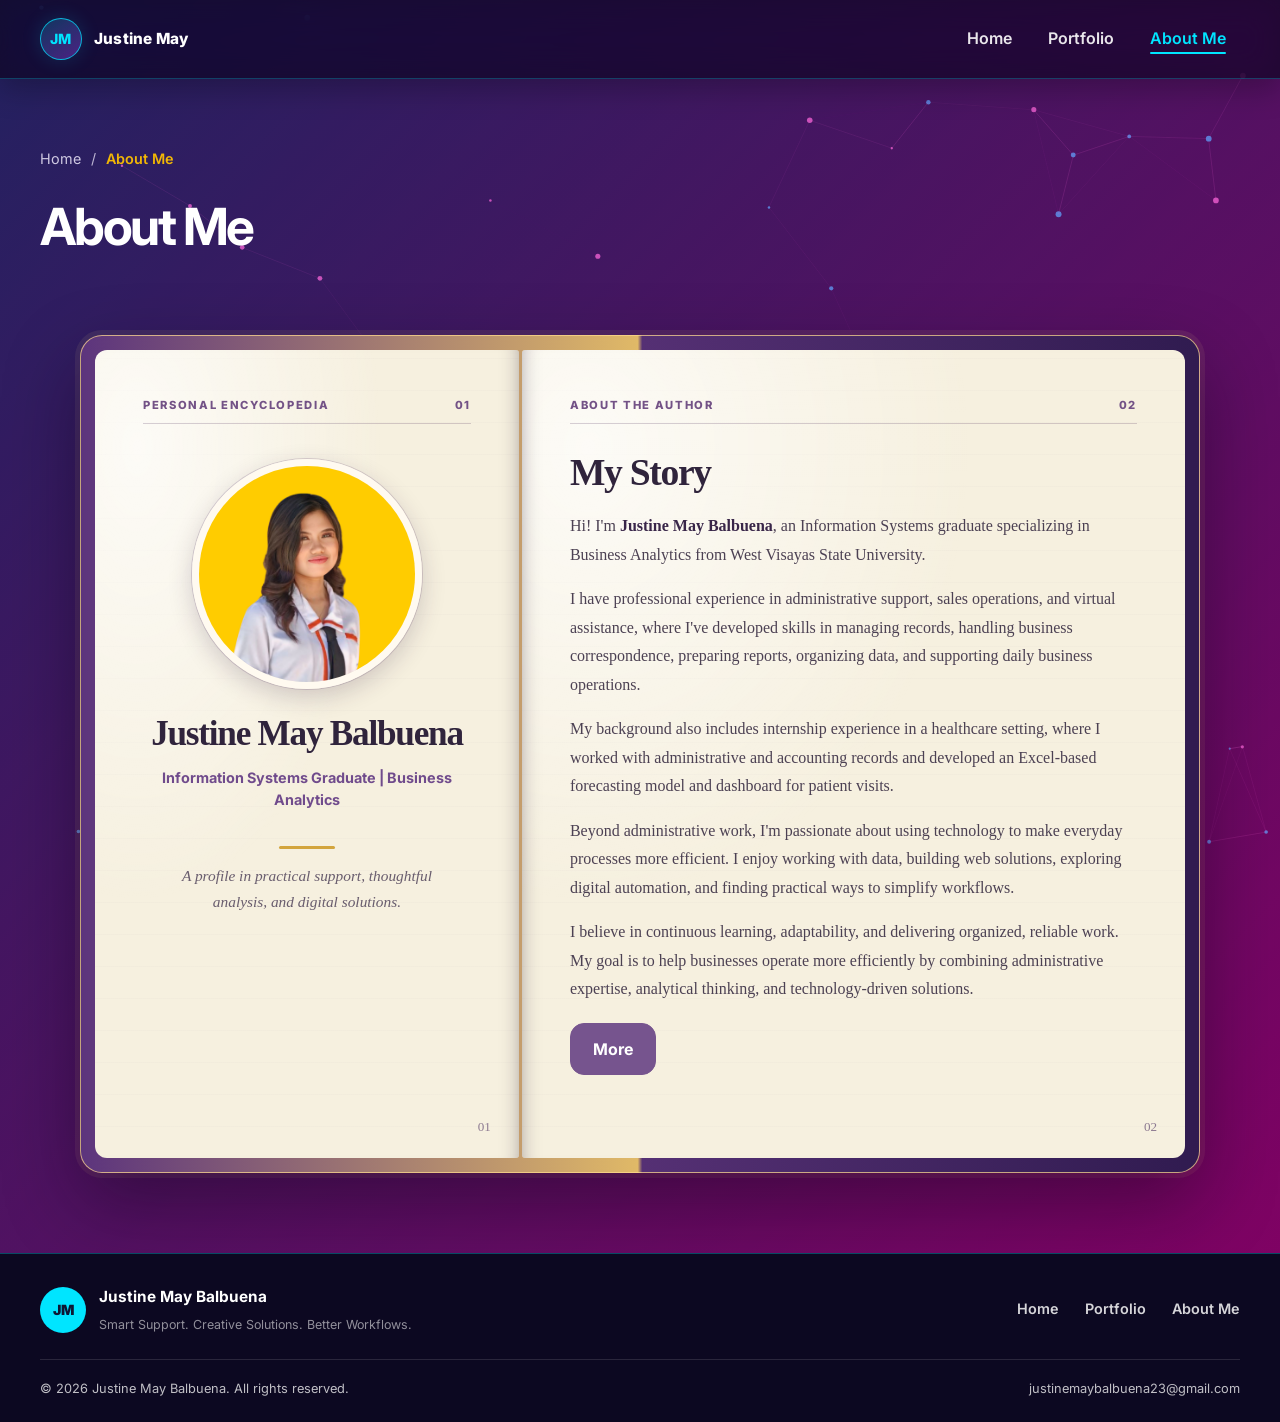
<file: about.html>
<!DOCTYPE html>
<html lang="en">
  <head>
    <meta charset="UTF-8" />
    <meta name="viewport" content="width=device-width, initial-scale=1.0" />
    <meta name="description" content="Get to know Justine May Balbuena and her approach to practical digital support." />
    <title>About Me | Justine May Balbuena</title>
    <link rel="icon" type="image/svg+xml" href="img/jm-favicon.svg" />
    <link rel="preconnect" href="https://fonts.googleapis.com" />
    <link rel="preconnect" href="https://fonts.gstatic.com" crossorigin />
    <link href="https://fonts.googleapis.com/css2?family=Inter:wght@400;500;600;700;800;900&display=swap" rel="stylesheet" />
    <link rel="stylesheet" href="css/style.css" />
    <link rel="stylesheet" href="css/jm-brand.css" />
    <link rel="stylesheet" href="css/footer.css" />
    <link rel="stylesheet" href="css/about.css" />
  </head>
  <body class="about-page">
    <canvas id="bg-canvas" aria-hidden="true"></canvas>
    <header class="site-header">
      <div class="container header-inner">
        <a href="index.html" class="brand" aria-label="Justine May home">
          <span class="brand-logo jm-brand-mark" aria-hidden="true">JM</span>
          <span class="brand-text jm-brand-text">Justine May</span>
        </a>

        <button class="mobile-toggle" aria-label="Open menu" aria-expanded="false">
          <span></span>
        </button>

        <nav aria-label="Main navigation">
          <ul class="main-nav">
            <li class="nav-item"><a href="index.html" class="nav-link">Home</a></li>
            <li class="nav-item"><a href="portfolio.html?person=justine" class="nav-link">Portfolio</a></li>
            <li class="nav-item"><a href="about.html" class="nav-link" aria-current="page">About Me</a></li>
          </ul>
        </nav>
      </div>
    </header>

    <main>
      <section class="page-banner">
        <div class="container">
          <div class="breadcrumbs">
            <a href="index.html">Home</a>
            <span> / </span>
            <span>About Me</span>
          </div>
          <h1>About Me</h1>
        </div>
      </section>

      <section class="section">
        <div class="container">
          <div class="about-grid">
            <article class="member-card encyclopedia-book" aria-label="About Justine May Balbuena">
              <section class="encyclopedia-page encyclopedia-profile">
                <p class="encyclopedia-page-label">Personal Encyclopedia <span>01</span></p>
                <div class="member-portrait">
                  <img src="img/picture.png" alt="Justine May Balbuena" />
                </div>
                <h2>Justine May Balbuena</h2>
                <div class="member-role">Information Systems Graduate | Business Analytics</div>
                <div class="encyclopedia-rule" aria-hidden="true"></div>
                <p class="encyclopedia-caption">A profile in practical support, thoughtful analysis, and digital solutions.</p>
                <span class="encyclopedia-page-number">01</span>
              </section>
              <section class="encyclopedia-page encyclopedia-biography">
                <p class="encyclopedia-page-label">About the Author <span>02</span></p>
                <div class="about-profile-details">
                  <h3>My Story</h3>
                <p>Hi! I'm <strong>Justine May Balbuena</strong>, an Information Systems graduate specializing in Business Analytics from West Visayas State University.</p>
                <p>I have professional experience in administrative support, sales operations, and virtual assistance, where I've developed skills in managing records, handling business correspondence, preparing reports, organizing data, and supporting daily business operations.</p>
                <p>My background also includes internship experience in a healthcare setting, where I worked with administrative and accounting records and developed an Excel-based forecasting model and dashboard for patient visits.</p>
                <p>Beyond administrative work, I'm passionate about using technology to make everyday processes more efficient. I enjoy working with data, building web solutions, exploring digital automation, and finding practical ways to simplify workflows.</p>
                <p>I believe in continuous learning, adaptability, and delivering organized, reliable work. My goal is to help businesses operate more efficiently by combining administrative expertise, analytical thinking, and technology-driven solutions.</p>
                <a href="profile.html?person=justine" class="btn btn-secondary">More</a>
                </div>
                <span class="encyclopedia-page-number">02</span>
              </section>
              </div>
            </article>
          </div>
        </div>
      </section>
    </main>

    <footer class="jm-footer">
      <div class="container">
        <div class="jm-footer-top">
          <a href="index.html" class="jm-footer-brand">
            <span class="jm-footer-mark" aria-hidden="true">JM</span>
            <span><strong>Justine May Balbuena</strong><small>Smart Support. Creative Solutions. Better Workflows.</small></span>
          </a>
          <nav class="jm-footer-nav" aria-label="Footer navigation">
            <a href="index.html">Home</a>
            <a href="portfolio.html?person=justine">Portfolio</a>
            <a href="about.html">About Me</a>
          </nav>
        </div>
        <div class="jm-footer-bottom">
          <span>© 2026 Justine May Balbuena. All rights reserved.</span>
          <a href="mailto:justinemaybalbuena23@gmail.com">justinemaybalbuena23@gmail.com</a>
        </div>
      </div>
    </footer>
    <script src="script.js"></script>
    <script src="particles.js"></script>
  </body>
</html>
</file>
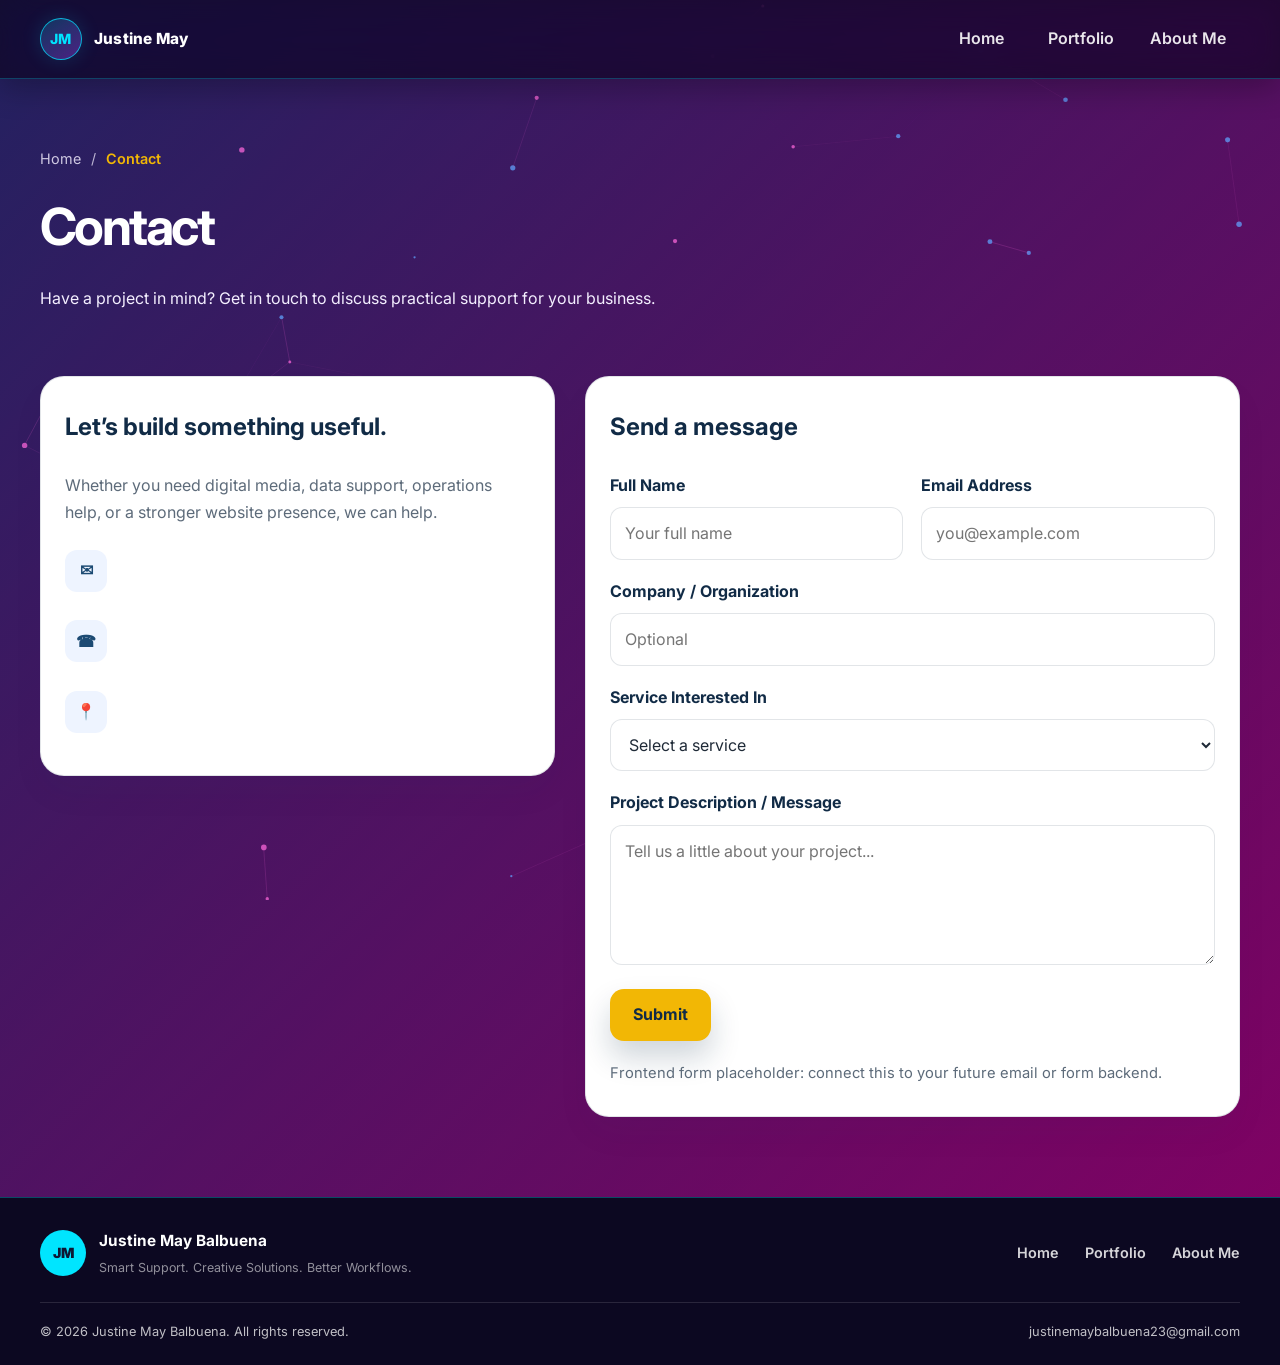
<file: contact.html>
<!DOCTYPE html>
<html lang="en">
  <head>
    <meta charset="UTF-8" />
    <meta name="viewport" content="width=device-width, initial-scale=1.0" />
    <meta name="description" content="Contact Justine May Balbuena for administrative, data, and digital support." />
    <title>Contact | Justine May Balbuena</title>
    <link rel="icon" type="image/svg+xml" href="img/jm-favicon.svg" />
    <link rel="preconnect" href="https://fonts.googleapis.com" />
    <link rel="preconnect" href="https://fonts.gstatic.com" crossorigin />
    <link href="https://fonts.googleapis.com/css2?family=Inter:wght@400;500;600;700;800;900&display=swap" rel="stylesheet" />
    <link rel="stylesheet" href="css/style.css" />
    <link rel="stylesheet" href="css/jm-brand.css" />
    <link rel="stylesheet" href="css/footer.css" />
  </head>
  <body>
    <canvas id="bg-canvas" aria-hidden="true"></canvas>
    <header class="site-header">
      <div class="container header-inner">
        <a href="index.html" class="brand" aria-label="Justine May home">
          <span class="brand-logo jm-brand-mark" aria-hidden="true">JM</span>
          <span class="brand-text jm-brand-text">Justine May</span>
        </a>

        <button class="mobile-toggle" aria-label="Open menu" aria-expanded="false">
          <span></span>
        </button>

        <nav aria-label="Main navigation">
          <ul class="main-nav">
            <li class="nav-item"><a href="index.html" class="nav-link">Home</a></li>
            <li class="nav-item has-dropdown">
            <li class="nav-item"><a href="portfolio.html?person=justine" class="nav-link">Portfolio</a></li>
            <li class="nav-item"><a href="about.html" class="nav-link">About Me</a></li>
          </ul>
        </nav>
      </div>
    </header>

    <main>
      <section class="page-banner">
        <div class="container">
          <div class="breadcrumbs">
            <a href="index.html">Home</a>
            <span> / </span>
            <span>Contact</span>
          </div>
          <h1>Contact</h1>
          <p>Have a project in mind? Get in touch to discuss practical support for your business.</p>
        </div>
      </section>

      <section class="section">
        <div class="container contact-layout">
          <aside class="contact-panel">
            <h3>Let’s build something useful.</h3>
            <p style="color: var(--muted);">Whether you need digital media, data support, operations help, or a stronger website presence, we can help.</p>

            <div class="contact-points">
              <div class="contact-point">
                <div class="contact-icon">✉</div>
                <div>
                  <strong>Email</strong><br />
                  <a href="mailto:justinemaybalbuena23@gmail.com">justinemaybalbuena23@gmail.com</a>
                </div>
              </div>
              <div class="contact-point">
                <div class="contact-icon">☎</div>
                <div>
                  <strong>Phone</strong><br />
                  <a href="tel:+639959885570">+63 995 988 5570</a>
                </div>
              </div>
              <div class="contact-point">
                <div class="contact-icon">📍</div>
                <div>
                  <strong>Location</strong><br />
                  Tuguegarao City, Cagayan
                </div>
              </div>
            </div>
          </aside>

          <div class="form-panel">
            <h3>Send a message</h3>
            <form>
              <div class="form-grid">
                <div class="field">
                  <label for="full-name">Full Name</label>
                  <input id="full-name" type="text" placeholder="Your full name" required />
                </div>

                <div class="field">
                  <label for="email">Email Address</label>
                  <input id="email" type="email" placeholder="you@example.com" required />
                </div>

                <div class="field full">
                  <label for="company">Company / Organization</label>
                  <input id="company" type="text" placeholder="Optional" />
                </div>

                <div class="field full">
                  <label for="service">Service Interested In</label>
                  <select id="service" required>
                    <option value="">Select a service</option>
                    <option>Video Editing</option>
                    <option>Graphic Design</option>
                    <option>Data Analytics</option>
                    <option>Administrative Work</option>
                    <option>Website Development</option>
                    <option>Other</option>
                  </select>
                </div>

                <div class="field full">
                  <label for="message">Project Description / Message</label>
                  <textarea id="message" placeholder="Tell us a little about your project..." required></textarea>
                </div>
              </div>

              <div class="hero-actions" style="margin-top: 24px;">
                <button type="submit" class="btn btn-primary">Submit</button>
              </div>

              <p class="form-note">Frontend form placeholder: connect this to your future email or form backend.</p>
            </form>
          </div>
        </div>
      </section>
    </main>

    <footer class="jm-footer">
      <div class="container">
        <div class="jm-footer-top">
          <a href="index.html" class="jm-footer-brand">
            <span class="jm-footer-mark" aria-hidden="true">JM</span>
            <span><strong>Justine May Balbuena</strong><small>Smart Support. Creative Solutions. Better Workflows.</small></span>
          </a>
          <nav class="jm-footer-nav" aria-label="Footer navigation">
            <a href="index.html">Home</a>
            <a href="portfolio.html?person=justine">Portfolio</a>
            <a href="about.html">About Me</a>
          </nav>
        </div>
        <div class="jm-footer-bottom">
          <span>© 2026 Justine May Balbuena. All rights reserved.</span>
          <a href="mailto:justinemaybalbuena23@gmail.com">justinemaybalbuena23@gmail.com</a>
        </div>
      </div>
    </footer>
    <script src="script.js"></script>
    <script src="particles.js"></script>
  </body>
</html>
</file>
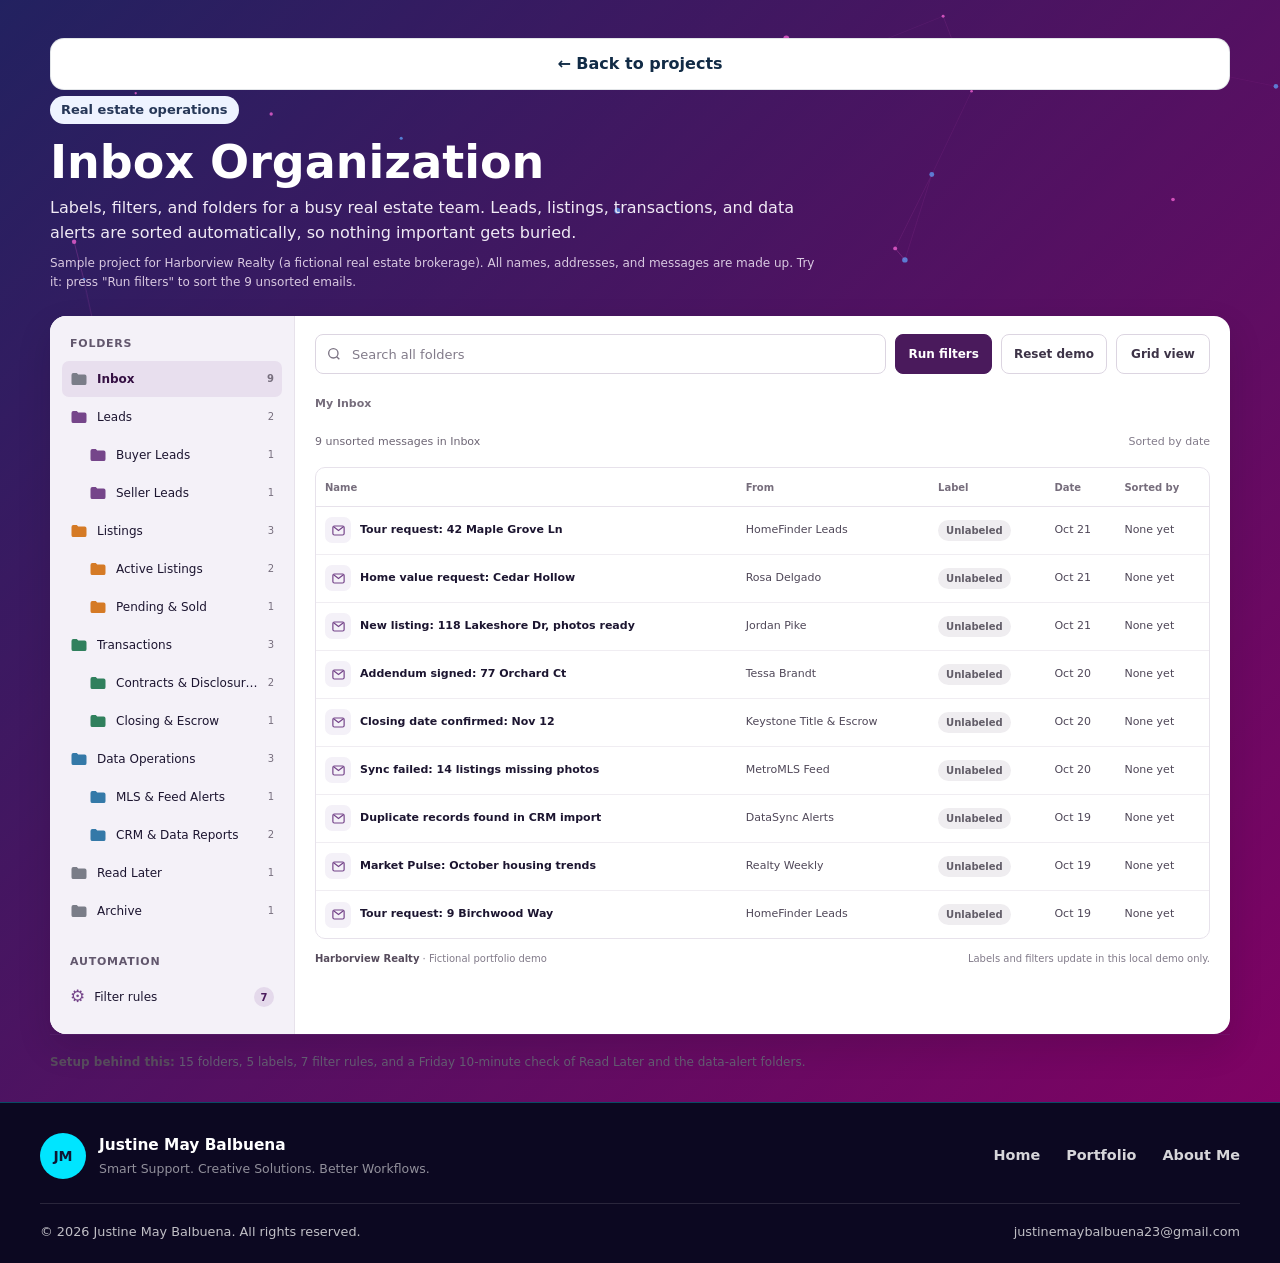
<file: inbox-organization.html>
<!DOCTYPE html>
<html lang="en">

<head>
    <meta charset="UTF-8">
    <meta name="viewport" content="width=device-width, initial-scale=1">
    <meta name="description" content="A fictional inbox organization and automation sample for Harborview Realty.">
    <title>Inbox Organization | Harborview Realty Sample</title>
    <style>
        :root {
            color-scheme: light;
            font-family: "Segoe UI", system-ui, -apple-system, BlinkMacSystemFont, sans-serif;
            --plum: #4a1a5c;
            --deep: #351043;
            --ink: #1c1530;
            --muted: #625c70;
            --line: #e7e2eb;
            --lavender: #f4f1f8;
            --purple: #75458a;
            --orange: #d57a25;
            --green: #30805d;
            --blue: #3479a8;
            --gray: #7a7d88;
            --focus: #f5c96a
        }

        * {
            box-sizing: border-box
        }

        #bg-canvas {
            position: fixed;
            inset: 0;
            z-index: 0;
            pointer-events: none;
            opacity: .85
        }

        body {
            display: flex;
            min-height: 100vh;
            flex-direction: column;
            min-width: 320px;
            margin: 0;
            background-color: #2a1b4a;
            background-image: linear-gradient(135deg, rgb(0 0 0 / 45%) 0%, rgb(0 0 0 / 45%) 100%), linear-gradient(135deg, #3e3daf 0%, #f200b5 100%);
            color: var(--ink);
            line-height: 1.5
        }

        main {
            display: flex;
            flex: 1 0 auto;
            flex-direction: column;
            position: relative;
            z-index: 1
        }

        button,
        input {
            font: inherit
        }

        button:focus-visible,
        input:focus-visible,
        a:focus-visible {
            outline: 3px solid var(--focus);
            outline-offset: 3px
        }

        .shell {
            width: min(100%, 1224px);
            min-height: 100vh;
            display: flex;
            flex-direction: column;
            margin: 0 auto;
            padding: 38px 22px 30px
        }

        .btn {
            display: inline-flex;
            min-height: 52px;
            align-items: center;
            justify-content: center;
            gap: 8px;
            border: 1px solid transparent;
            border-radius: 14px;
            padding: 0 22px;
            font-size: 16px;
            font-weight: 700;
            text-decoration: none;
            transition: .2s ease
        }

        .btn-secondary {
            border-color: rgba(17, 43, 70, .12);
            background: #fff;
            color: #112b46
        }

        .case-study-back {
            margin-bottom: 6px
        }

        .btn-secondary:hover,
        .btn-secondary:focus-visible {
            transform: translateY(-1px);
            background: #eef4ff
        }

        .intro {
            max-width: 850px;
            margin-bottom: 25px;
            color: #fff
        }

        .intro h1 {
            margin: 13px 0 7px;
            font-size: clamp(34px, 4vw, 46px);
            line-height: 1.12
        }

        .eyebrow {
            display: inline-flex;
            border-radius: 999px;
            padding: 5px 11px;
            background: #eef3ff;
            color: #263757;
            font-size: 13px;
            font-weight: 700;
            line-height: 1.4
        }

        .intro p {
            max-width: 780px;
            margin: 0;
            color: #f0eaf5;
            font-size: 16px;
            line-height: 1.55
        }

        .intro .note {
            margin-top: 9px;
            color: #d9c9e1;
            font-size: 12px
        }

        .drive {
            display: grid;
            min-height: 620px;
            grid-template-columns: 245px minmax(0, 1fr);
            overflow: hidden;
            border-radius: 16px;
            background: #fff;
            box-shadow: 0 14px 34px #14081d24
        }

        .sidebar {
            display: flex;
            min-width: 0;
            flex-direction: column;
            gap: 25px;
            border-right: 1px solid var(--line);
            padding: 20px 12px 18px;
            background: var(--lavender)
        }

        .side-title {
            margin: 0 8px 8px;
            color: #62576d;
            font-size: 11px;
            font-weight: 800;
            letter-spacing: .07em;
            text-transform: uppercase
        }

        .folder-list {
            display: grid;
            gap: 2px
        }

        .folder-button,
        .rules-button {
            display: flex;
            width: 100%;
            min-width: 0;
            min-height: 36px;
            align-items: center;
            gap: 9px;
            border: 0;
            border-radius: 7px;
            padding: 6px 8px;
            background: transparent;
            color: var(--ink);
            cursor: pointer;
            text-align: left
        }

        .folder-button:hover,
        .rules-button:hover {
            background: #75458a14
        }

        .folder-button[aria-current=page],
        .rules-button[aria-current=page] {
            background: #e8dfee;
            color: var(--deep);
            font-weight: 700
        }

        .folder-button.sub {
            padding-left: 27px
        }

        .folder-icon {
            display: inline-flex;
            width: 18px;
            height: 16px;
            flex: 0 0 18px
        }

        .folder-icon svg {
            width: 18px;
            height: 16px
        }

        .folder-name {
            min-width: 0;
            flex: 1;
            overflow: hidden;
            font-size: 12px;
            text-overflow: ellipsis;
            white-space: nowrap
        }

        .count {
            flex: 0 0 auto;
            color: #776f7e;
            font-size: 10px
        }

        .rule-count {
            display: grid;
            width: 20px;
            height: 20px;
            place-items: center;
            margin-left: auto;
            border-radius: 50%;
            background: #e4d9eb;
            color: var(--plum);
            font-size: 10px;
            font-weight: 800
        }

        .rule-symbol {
            color: var(--purple);
            font-size: 17px
        }

        .main {
            min-width: 0;
            padding: 18px 20px 20px
        }

        .toolbar {
            display: flex;
            flex-wrap: wrap;
            align-items: center;
            gap: 9px;
            margin-bottom: 17px
        }

        .search {
            position: relative;
            min-width: 190px;
            flex: 1 1 260px
        }

        .search svg {
            position: absolute;
            top: 50%;
            left: 11px;
            width: 16px;
            height: 16px;
            color: #7a7282;
            pointer-events: none;
            transform: translateY(-50%)
        }

        .search input {
            width: 100%;
            min-height: 40px;
            border: 1px solid #dcd5e1;
            border-radius: 8px;
            padding: 8px 12px 8px 36px;
            background: #fff;
            color: var(--ink);
            font-size: 13px
        }

        .search input::placeholder {
            color: #827b8a
        }

        .tool {
            display: inline-flex;
            min-height: 40px;
            align-items: center;
            justify-content: center;
            gap: 7px;
            border: 1px solid #dcd5e1;
            border-radius: 8px;
            padding: 7px 12px;
            background: #fff;
            color: #3d3347;
            font-size: 12px;
            font-weight: 700;
            cursor: pointer;
            transition: .16s
        }

        .tool:hover:not(:disabled) {
            border-color: #a98bb5;
            background: #faf7fc
        }

        .tool:disabled {
            cursor: default;
            opacity: .55
        }

        .tool.primary {
            border-color: var(--plum);
            background: var(--plum);
            color: #fff
        }

        .tool.primary:hover:not(:disabled) {
            border-color: var(--deep);
            background: var(--deep)
        }

        .view {
            min-width: 94px
        }

        .crumbs {
            display: flex;
            min-height: 25px;
            flex-wrap: wrap;
            align-items: center;
            gap: 7px;
            margin-bottom: 11px;
            color: #766d7c;
            font-size: 11px
        }

        .crumb {
            border: 0;
            padding: 0;
            background: transparent;
            color: var(--plum);
            font-size: inherit;
            font-weight: 650;
            cursor: pointer
        }

        .crumb:hover {
            text-decoration: underline
        }

        .crumb:disabled {
            color: #766d7c;
            cursor: default;
            text-decoration: none
        }

        .slash {
            color: #aaa2af
        }

        .status {
            display: flex;
            min-height: 30px;
            flex-wrap: wrap;
            align-items: center;
            justify-content: space-between;
            gap: 8px;
            margin-bottom: 10px;
            color: #6d6574;
            font-size: 11px
        }

        .status p {
            margin: 0
        }

        .sort {
            color: #827b8a
        }

        .success {
            margin: 12px 0 0;
            border: 1px solid #cbe4d3;
            border-radius: 7px;
            padding: 9px 11px;
            background: #edf8f0;
            color: #276344;
            font-size: 12px;
            line-height: 1.45
        }

        .success[hidden] {
            display: none
        }

        .table-wrap {
            width: 100%;
            overflow-x: auto;
            border: 1px solid var(--line);
            border-radius: 10px
        }

        .table {
            width: 100%;
            border-collapse: collapse;
            text-align: left
        }

        .table th {
            height: 38px;
            border-bottom: 1px solid var(--line);
            padding: 7px 9px;
            color: #766d7c;
            font-size: 10px;
            font-weight: 750;
            white-space: nowrap
        }

        .table td {
            height: 48px;
            border-bottom: 1px solid #f0edf2;
            padding: 7px 9px;
            color: #4f4758;
            font-size: 11px;
            vertical-align: middle
        }

        .table tbody tr:last-child td {
            border-bottom: 0
        }

        .table tbody tr:hover {
            background: #fbf9fc
        }

        .sorted {
            background: #f5eff8
        }

        .sorted:hover {
            background: #efe5f4
        }

        .name-cell {
            display: flex;
            min-width: 200px;
            align-items: center;
            gap: 9px;
            color: var(--ink)
        }

        .mail-icon {
            display: inline-grid;
            width: 26px;
            height: 26px;
            flex: 0 0 26px;
            place-items: center;
            border-radius: 7px;
            background: var(--lavender);
            color: var(--purple)
        }

        .mail-icon svg {
            width: 15px;
            height: 15px
        }

        .file-name {
            display: block;
            overflow: hidden;
            font-size: 11px;
            font-weight: 700;
            text-overflow: ellipsis
        }

        .mobile-sender {
            display: none;
            overflow: hidden;
            margin-top: 2px;
            color: #817987;
            font-size: 10px;
            text-overflow: ellipsis;
            white-space: nowrap
        }

        .star {
            color: #b87918;
            font-size: 13px
        }

        .chip {
            display: inline-flex;
            min-height: 21px;
            align-items: center;
            border-radius: 999px;
            padding: 3px 8px;
            background: #efedf0;
            color: #625d68;
            font-size: 10px;
            font-weight: 700;
            white-space: nowrap
        }

        .lead {
            background: #eee3f4;
            color: #70418a
        }

        .listing {
            background: #fff0df;
            color: #995719
        }

        .transaction {
            background: #e1f1e7;
            color: #2e704b
        }

        .data {
            background: #e0eef7;
            color: #28668e
        }

        .newsletter {
            background: #efedf0;
            color: #625d68
        }

        .grid {
            display: grid;
            grid-template-columns: repeat(auto-fill, minmax(205px, 1fr));
            gap: 10px
        }

        .card {
            min-width: 0;
            border: 1px solid var(--line);
            border-radius: 10px;
            padding: 13px;
            background: #fff
        }

        .card.sorted {
            border-color: #d8c5e1;
            background: #f8f3fa
        }

        .card-top {
            display: flex;
            align-items: flex-start;
            justify-content: space-between;
            gap: 8px
        }

        .card .mail-icon {
            margin-bottom: 10px
        }

        .card h3 {
            margin: 0 0 8px;
            color: var(--ink);
            font-size: 12px;
            line-height: 1.4;
            overflow-wrap: anywhere
        }

        .card p {
            margin: 3px 0;
            color: #766d7c;
            font-size: 10px;
            line-height: 1.4;
            overflow-wrap: anywhere
        }

        .folder-entry {
            display: flex;
            min-height: 48px;
            align-items: center;
            gap: 10px;
            border-bottom: 1px solid #f0edf2;
            padding: 8px 11px;
            color: var(--ink);
            font-size: 12px;
            font-weight: 650;
            cursor: pointer
        }

        .folder-entry:last-child {
            border-bottom: 0
        }

        .folder-entry:hover,
        .folder-entry:focus-visible {
            background: #fbf9fc
        }

        .folder-entry .folder-icon {
            width: 20px;
            height: 18px;
            flex-basis: 20px
        }

        .folder-entry .folder-icon svg {
            width: 20px;
            height: 18px
        }

        .folder-entry .folder-name {
            font-size: 12px
        }

        .folder-entry .count {
            margin-left: auto
        }

        .empty {
            margin: 0;
            padding: 40px 16px;
            color: #776f7e;
            font-size: 13px;
            text-align: center
        }

        .rules {
            display: grid;
            grid-template-columns: repeat(2, minmax(0, 1fr));
            gap: 11px
        }

        .rule {
            border: 1px solid var(--line);
            border-left: 4px solid var(--purple);
            border-radius: 10px;
            padding: 14px 15px;
            background: #fff
        }

        .rule.listing {
            border-left-color: var(--orange)
        }

        .rule.transaction {
            border-left-color: var(--green)
        }

        .rule.data {
            border-left-color: var(--blue)
        }

        .rule.newsletter {
            border-left-color: var(--gray)
        }

        .rule h3 {
            display: flex;
            align-items: baseline;
            gap: 8px;
            margin: 0 0 9px;
            font-size: 13px
        }

        .number {
            color: var(--purple);
            font-size: 11px
        }

        .rule p {
            margin: 5px 0 0;
            color: #554c5c;
            font-size: 11px;
            line-height: 1.45
        }

        .rule p strong {
            color: #786e7e;
            font-size: 10px;
            text-transform: uppercase
        }

        .footer {
            display: flex;
            flex-wrap: wrap;
            justify-content: space-between;
            gap: 8px;
            margin-top: auto;
            padding-top: 12px;
            color: #827b8a;
            font-size: 10px
        }

        .footer strong {
            color: #564b5c
        }

        .shell>footer.footer {
            width: 100%;
            margin-top: auto;
            border-top: 1px solid rgba(117, 69, 138, .2);
            padding: 18px 0 0;
            color: #625c70;
            font-size: 12px;
            line-height: 1.6
        }

        @media(max-width:900px) {
            .drive {
                grid-template-columns: 205px minmax(0, 1fr)
            }

            .main {
                padding: 16px
            }

            .toolbar {
                gap: 7px
            }

            .tool {
                padding: 7px 9px
            }
        }

        @media(max-width:700px) {
            .shell {
                padding: 26px 15px 24px
            }

            .drive {
                grid-template-columns: minmax(0, 1fr)
            }

            .sidebar {
                gap: 13px;
                border-right: 0;
                border-bottom: 1px solid var(--line);
                padding: 13px
            }

            .sidebar .folder-list {
                grid-template-columns: repeat(2, minmax(0, 1fr))
            }

            .folder-button.sub {
                padding-left: 14px
            }

            .main {
                padding: 14px
            }

            .toolbar {
                align-items: stretch
            }

            .search {
                flex-basis: 100%
            }

            .tool {
                flex: 1 1 auto
            }

            .table th:nth-child(2),
            .table td:nth-child(2),
            .table th:nth-child(4),
            .table td:nth-child(4),
            .table th:nth-child(5),
            .table td:nth-child(5) {
                display: none
            }

            .mobile-sender {
                display: block
            }

            .table td {
                height: 54px
            }

            .rules {
                grid-template-columns: minmax(0, 1fr)
            }

            .footer {
                display: block;
                line-height: 1.6
            }
        }

        @media(max-width:420px) {
            .shell {
                padding-right: 11px;
                padding-left: 11px
            }

            .sidebar .folder-list {
                grid-template-columns: minmax(0, 1fr)
            }

            .tool {
                font-size: 11px
            }

            .view {
                min-width: 80px
            }

            .grid {
                grid-template-columns: repeat(auto-fill, minmax(150px, 1fr))
            }
        }
    </style>
    <link rel="stylesheet" href="css/footer.css" />
</head>

<body>
    <canvas id="bg-canvas" aria-hidden="true"></canvas>
    <main class="shell">
        <a class="btn btn-secondary case-study-back" href="portfolio.html?person=justine&amp;category=digital-workflow"
            aria-label="Back to Digital Workflow Support projects">&#8592; Back to projects</a>
        <header class="intro">
            <span class="eyebrow">Real estate operations</span>
            <h1>Inbox Organization</h1>
            <p>Labels, filters, and folders for a busy real estate team. Leads, listings, transactions, and data alerts
                are sorted automatically, so nothing important gets buried.</p>
            <p class="note">Sample project for Harborview Realty (a fictional real estate brokerage). All names,
                addresses, and messages are made up. Try it: press &quot;Run filters&quot; to sort the 9 unsorted
                emails.</p>
        </header>
        <section class="drive" aria-label="Harborview Realty inbox file manager">
            <aside class="sidebar" aria-label="Folders and automation">
                <section>
                    <h2 class="side-title">Folders</h2>
                    <nav class="folder-list" id="folder-nav" aria-label="Email folders"></nav>
                </section>
                <section>
                    <h2 class="side-title">Automation</h2><button class="rules-button" id="rules-button"
                        type="button"><span class="rule-symbol" aria-hidden="true">&#9881;</span><span
                            class="folder-name">Filter rules</span><span class="rule-count">7</span></button>
                </section>
            </aside>
            <section class="main" aria-label="Folder contents">
                <div class="toolbar"><label class="search"><svg viewBox="0 0 24 24" fill="none" stroke="currentColor"
                            stroke-width="2" aria-hidden="true">
                            <circle cx="11" cy="11" r="7" />
                            <path d="m16 16 4 4" />
                        </svg><input id="search-input" type="search" placeholder="Search all folders"
                            aria-label="Search all folders"></label><button class="tool primary" id="run-filters"
                        type="button">Run filters</button><button class="tool" id="reset-demo" type="button">Reset
                        demo</button><button class="tool view" id="view-toggle" type="button" aria-pressed="false">Grid
                        view</button></div>
                <nav class="crumbs" id="breadcrumbs" aria-label="Breadcrumb"></nav>
                <div class="status">
                    <p id="status-message" aria-live="polite"></p><span class="sort" id="sort-label">Sorted by
                        date</span>
                </div>
                <div id="contents" aria-live="polite"></div>
                <p class="success" id="success-message" role="status" hidden></p>
                <div class="footer"><span><strong>Harborview Realty</strong> · Fictional portfolio
                        demo</span><span>Labels and filters update in this local demo only.</span></div>
            </section>
        </section>
        <footer class="footer"><span><strong>Setup behind this:</strong> 15 folders, 5 labels, 7 filter rules, and a
                Friday 10-minute check of Read Later and the data-alert folders.</span></footer>
    </main>
    <footer class="jm-footer">
        <div class="container">
            <div class="jm-footer-top">
                <a href="index.html" class="jm-footer-brand">
                    <span class="jm-footer-mark" aria-hidden="true">JM</span>
                    <span><strong>Justine May Balbuena</strong><small>Smart Support. Creative Solutions. Better Workflows.</small></span>
                </a>
                <nav class="jm-footer-nav" aria-label="Footer navigation">
                    <a href="index.html">Home</a>
                    <a href="portfolio.html?person=justine">Portfolio</a>
                    <a href="about.html">About Me</a>
                </nav>
            </div>
            <div class="jm-footer-bottom">
                <span>© 2026 Justine May Balbuena. All rights reserved.</span>
                <a href="mailto:justinemaybalbuena23@gmail.com">justinemaybalbuena23@gmail.com</a>
            </div>
        </div>
    </footer>
    <script>
        (() => {
            const folders = [{ name: 'Inbox', color: '#7a7d88', path: ['Inbox'] }, { name: 'Leads', color: '#75458a', path: ['Leads'], children: ['Buyer Leads', 'Seller Leads'] }, { name: 'Listings', color: '#d57a25', path: ['Listings'], children: ['Active Listings', 'Pending & Sold'] }, { name: 'Transactions', color: '#30805d', path: ['Transactions'], children: ['Contracts & Disclosures', 'Closing & Escrow'] }, { name: 'Data Operations', color: '#3479a8', path: ['Data Operations'], children: ['MLS & Feed Alerts', 'CRM & Data Reports'] }, { name: 'Read Later', color: '#7a7d88', path: ['Read Later'] }, { name: 'Archive', color: '#7a7d88', path: ['Archive'] }];
            const initialEmails = [
                { id: 'u1', folder: ['Inbox'], sender: 'HomeFinder Leads', subject: 'Tour request: 42 Maple Grove Ln', date: 'Oct 21', label: '', sortedBy: 'None yet', unsorted: true, rule: 1, starred: false },
                { id: 'u2', folder: ['Inbox'], sender: 'Rosa Delgado', subject: 'Home value request: Cedar Hollow', date: 'Oct 21', label: '', sortedBy: 'None yet', unsorted: true, rule: 2, starred: false },
                { id: 'u3', folder: ['Inbox'], sender: 'Jordan Pike', subject: 'New listing: 118 Lakeshore Dr, photos ready', date: 'Oct 21', label: '', sortedBy: 'None yet', unsorted: true, rule: 3, starred: false },
                { id: 'u4', folder: ['Inbox'], sender: 'Tessa Brandt', subject: 'Addendum signed: 77 Orchard Ct', date: 'Oct 20', label: '', sortedBy: 'None yet', unsorted: true, rule: 4, starred: false },
                { id: 'u5', folder: ['Inbox'], sender: 'Keystone Title & Escrow', subject: 'Closing date confirmed: Nov 12', date: 'Oct 20', label: '', sortedBy: 'None yet', unsorted: true, rule: 5, starred: false },
                { id: 'u6', folder: ['Inbox'], sender: 'MetroMLS Feed', subject: 'Sync failed: 14 listings missing photos', date: 'Oct 20', label: '', sortedBy: 'None yet', unsorted: true, rule: 6, starred: false },
                { id: 'u7', folder: ['Inbox'], sender: 'DataSync Alerts', subject: 'Duplicate records found in CRM import', date: 'Oct 19', label: '', sortedBy: 'None yet', unsorted: true, rule: 6, starred: false },
                { id: 'u8', folder: ['Inbox'], sender: 'Realty Weekly', subject: 'Market Pulse: October housing trends', date: 'Oct 19', label: '', sortedBy: 'None yet', unsorted: true, rule: 7, starred: false, body: 'Unsubscribe' },
                { id: 'u9', folder: ['Inbox'], sender: 'HomeFinder Leads', subject: 'Tour request: 9 Birchwood Way', date: 'Oct 19', label: '', sortedBy: 'None yet', unsorted: true, rule: 1, starred: false },
                { id: 's1', folder: ['Leads', 'Buyer Leads'], sender: 'Dana Whitfield', subject: 'Pre-approval letter attached', date: 'Oct 14', label: 'Lead', sortedBy: 'Rule 1', starred: true },
                { id: 's2', folder: ['Leads', 'Seller Leads'], sender: 'Marco Silva', subject: 'Listing consult next Tuesday', date: 'Oct 13', label: 'Lead', sortedBy: 'Rule 2', starred: true },
                { id: 's3', folder: ['Listings', 'Active Listings'], sender: 'Jordan Pike', subject: 'New listing: 9 Birchwood Way', date: 'Oct 12', label: 'Listing', sortedBy: 'Rule 3' },
                { id: 's4', folder: ['Listings', 'Active Listings'], sender: 'Jordan Pike', subject: 'Open house this Sunday: 55 Elm St', date: 'Oct 9', label: 'Listing', sortedBy: 'Rule 3' },
                { id: 's5', folder: ['Listings', 'Pending & Sold'], sender: 'Jordan Pike', subject: 'Price change: 20 Harbor Rd (pending)', date: 'Oct 6', label: 'Listing', sortedBy: 'Rule 3' },
                { id: 's6', folder: ['Transactions', 'Contracts & Disclosures'], sender: 'Tessa Brandt', subject: 'Seller disclosure: 31 Willow Bend', date: 'Oct 8', label: 'Transaction', sortedBy: 'Rule 4' },
                { id: 's7', folder: ['Transactions', 'Contracts & Disclosures'], sender: 'Tessa Brandt', subject: 'Counter-offer addendum: 9 Birchwood', date: 'Oct 7', label: 'Transaction', sortedBy: 'Rule 4' },
                { id: 's8', folder: ['Transactions', 'Closing & Escrow'], sender: 'Keystone Title & Escrow', subject: 'Wire instructions verified', date: 'Oct 5', label: 'Transaction', sortedBy: 'Rule 5' },
                { id: 's9', folder: ['Data Operations', 'MLS & Feed Alerts'], sender: 'MetroMLS Feed', subject: 'Weekly feed error report', date: 'Oct 16', label: 'Data', sortedBy: 'Rule 6' },
                { id: 's10', folder: ['Data Operations', 'CRM & Data Reports'], sender: 'Alex (Data Ops)', subject: 'CRM export: Q3 leads cleaned (1,240 rows)', date: 'Oct 15', label: 'Data', sortedBy: 'Manual' },
                { id: 's11', folder: ['Data Operations', 'CRM & Data Reports'], sender: 'Alex (Data Ops)', subject: 'Duplicate contacts merged: 86 records', date: 'Oct 11', label: 'Data', sortedBy: 'Manual' },
                { id: 's12', folder: ['Read Later'], sender: 'Realty Weekly', subject: 'Realty Weekly: mortgage rate outlook', date: 'Oct 9', label: 'Newsletter', sortedBy: 'Rule 7' },
                { id: 's13', folder: ['Archive'], sender: 'Keystone Title & Escrow', subject: 'Closing documents: 12 Pine St', date: 'Jun 12', label: 'Transaction', sortedBy: 'Rule 5' }];
            const rules = [
                { name: 'Buyer leads', color: 'lead', if: 'Sender is a lead portal, and subject contains “tour request” or “buyer”.', then: 'Label Lead, move to Leads / Buyer Leads, star it.' },
                { name: 'Seller leads', color: 'lead', if: 'Subject contains “home value”, “sell my home”, or “listing consult”.', then: 'Label Lead, move to Leads / Seller Leads, star it.' },
                { name: 'Listing updates', color: 'listing', if: 'Subject contains “new listing”, “price change”, or “open house”.', then: 'Label Listing, move to Listings / Active Listings.' },
                { name: 'Contracts and disclosures', color: 'transaction', if: 'Subject contains “contract”, “disclosure”, or “addendum”.', then: 'Label Transaction, move to Transactions / Contracts & Disclosures.' },
                { name: 'Title and escrow', color: 'transaction', if: 'Sender is the title or escrow company, or subject contains “closing”.', then: 'Label Transaction, move to Transactions / Closing & Escrow.' },
                { name: 'Data alerts', color: 'data', if: 'Subject contains “sync failed”, “feed error”, or “duplicate records”.', then: 'Label Data, move to Data Operations / MLS & Feed Alerts.' },
                { name: 'Newsletters', color: 'newsletter', if: 'Message contains “unsubscribe”.', then: 'Label Newsletter, skip the inbox, move to Read Later.' }];
            let emails = cloneEmails(), selected = ['Inbox'], showRules = false, term = '', grid = false, ran = false, recent = new Set();
            const nav = document.getElementById('folder-nav'), rulesButton = document.getElementById('rules-button'), search = document.getElementById('search-input'), runButton = document.getElementById('run-filters'), resetButton = document.getElementById('reset-demo'), viewButton = document.getElementById('view-toggle'), crumbs = document.getElementById('breadcrumbs'), status = document.getElementById('status-message'), sort = document.getElementById('sort-label'), success = document.getElementById('success-message'), contents = document.getElementById('contents');
            function cloneEmails() { return initialEmails.map(e => ({ ...e, folder: [...e.folder] })) } function el(tag, cls = '', text) { const n = document.createElement(tag); if (cls) n.className = cls; if (text !== undefined) n.textContent = text; return n } function same(a, b) { return a.length === b.length && a.every((v, i) => v === b[i]) } function inside(e, p) { return p.every((v, i) => e.folder[i] === v) } function countChild(p, c) { return emails.filter(e => same(e.folder, [p, c])).length } function count(folder) { return folder.name === 'Inbox' ? emails.filter(e => e.unsorted && e.folder[0] === 'Inbox').length : emails.filter(e => inside(e, folder.path)).length }
            function folderIcon(color) { const wrap = el('span', 'folder-icon'), svg = document.createElementNS('http://www.w3.org/2000/svg', 'svg'), p = document.createElementNS('http://www.w3.org/2000/svg', 'path'); svg.setAttribute('viewBox', '0 0 24 20'); svg.setAttribute('aria-hidden', 'true'); p.setAttribute('d', 'M2 4.5A2.5 2.5 0 0 1 4.5 2H9l2 2h8.5A2.5 2.5 0 0 1 22 6.5v9a2.5 2.5 0 0 1-2.5 2.5h-15A2.5 2.5 0 0 1 2 15.5z'); p.setAttribute('fill', color); svg.append(p); wrap.append(svg); return wrap } function mailIcon() { const wrap = el('span', 'mail-icon'), svg = document.createElementNS('http://www.w3.org/2000/svg', 'svg'), r = document.createElementNS('http://www.w3.org/2000/svg', 'rect'), p = document.createElementNS('http://www.w3.org/2000/svg', 'path'); svg.setAttribute('viewBox', '0 0 20 20'); svg.setAttribute('fill', 'none'); svg.setAttribute('stroke', 'currentColor'); svg.setAttribute('stroke-width', '1.6'); svg.setAttribute('aria-hidden', 'true'); r.setAttribute('x', '2.5'); r.setAttribute('y', '4'); r.setAttribute('width', '15'); r.setAttribute('height', '12'); r.setAttribute('rx', '2'); p.setAttribute('d', 'm3.5 5 6.5 5 6.5-5'); svg.append(r, p); wrap.append(svg); return wrap }
            function openFolder(path) { selected = [...path]; showRules = false; term = ''; search.value = ''; render() } function renderSidebar() { nav.replaceChildren(); folders.forEach(f => { const b = el('button', 'folder-button'); b.type = 'button'; b.setAttribute('aria-current', !showRules && same(selected, f.path) ? 'page' : 'false'); b.append(folderIcon(f.color), el('span', 'folder-name', f.name), el('span', 'count', String(count(f)))); b.addEventListener('click', () => openFolder(f.path)); nav.append(b); f.children?.forEach(c => { const s = el('button', 'folder-button sub'); s.type = 'button'; s.setAttribute('aria-current', !showRules && same(selected, [f.name, c]) ? 'page' : 'false'); s.append(folderIcon(f.color), el('span', 'folder-name', c), el('span', 'count', String(countChild(f.name, c)))); s.addEventListener('click', () => openFolder([f.name, c])); nav.append(s) }) }); rulesButton.setAttribute('aria-current', showRules ? 'page' : 'false') }
            function crumb(label, path, current) { const b = el('button', 'crumb', label); b.type = 'button'; b.disabled = current; if (current) b.setAttribute('aria-current', 'page'); else b.addEventListener('click', () => openFolder(path)); crumbs.append(b) } function renderCrumbs() { crumbs.replaceChildren(); crumb('My Inbox', ['Inbox'], !showRules && !term && same(selected, ['Inbox'])); if (showRules) { crumbs.append(el('span', 'slash', '/'), el('span', '', 'Filter rules')); return } if (term) { crumbs.append(el('span', 'slash', '/'), el('span', '', 'Search results')); return } selected.forEach((part, i) => { if (i === 0 && part === 'Inbox') return; crumbs.append(el('span', 'slash', '/')); crumb(part, selected.slice(0, i + 1), i === selected.length - 1) }) }
            function chip(email) { const types = { Lead: 'lead', Listing: 'listing', Transaction: 'transaction', Data: 'data', Newsletter: 'newsletter' }; return el('span', `chip ${types[email.label] || ''}`, email.label || 'Unlabeled') } function entry(folder, parent) { const row = el('div', 'folder-entry'); row.tabIndex = 0; row.setAttribute('role', 'button'); const n = parent ? countChild(parent, folder.name) : count(folder); row.setAttribute('aria-label', `${folder.name}, ${n} messages`); row.append(folderIcon(folder.color), el('span', 'folder-name', folder.name), el('span', 'count', String(n))); const activate = () => openFolder(folder.path); row.addEventListener('click', activate); row.addEventListener('keydown', e => { if (e.key === 'Enter' || e.key === ' ') { e.preventDefault(); activate() } }); return row }
            function fileRow(e) { const row = el('tr', `file-row${recent.has(e.id) ? ' sorted' : ''}`), nameCell = el('td'), name = el('div', 'name-cell'), detail = el('span'); name.append(mailIcon()); detail.append(el('span', 'file-name', e.subject)); if (e.starred) detail.append(el('span', 'star', ' ★')); detail.append(el('span', 'mobile-sender', e.sender)); name.append(detail); nameCell.append(name); const from = el('td', '', e.sender), label = el('td'), date = el('td', '', e.date), by = el('td', '', e.sortedBy); label.append(chip(e)); row.append(nameCell, from, label, date, by); return row }
            function fileCard(e) { const c = el('article', `card${recent.has(e.id) ? ' sorted' : ''}`), top = el('div', 'card-top'); top.append(mailIcon(), chip(e)); const title = el('h3', '', `${e.starred ? '★ ' : ''}${e.subject}`); c.append(top, title, el('p', '', `From: ${e.sender}`), el('p', '', `${e.date} · Sorted by ${e.sortedBy}`)); return c }
            function renderFiles(items) { if (!items.length) { contents.append(el('p', 'empty', term ? 'No messages match your search.' : 'This folder is empty.')); return } if (grid) { const g = el('div', 'grid'); items.forEach(e => g.append(fileCard(e))); contents.append(g); return } const wrap = el('div', 'table-wrap'), table = el('table', 'table'), head = document.createElement('thead'), hr = document.createElement('tr'), body = document.createElement('tbody');['Name', 'From', 'Label', 'Date', 'Sorted by'].forEach(t => hr.append(el('th', '', t))); head.append(hr); items.forEach(e => body.append(fileRow(e))); table.append(head, body); wrap.append(table); contents.append(wrap) }
            function renderRules() { const gridNode = el('div', 'rules'); rules.forEach((r, i) => { const card = el('article', `rule ${r.color}`), h = el('h3'); h.append(el('span', 'number', String(i + 1)), document.createTextNode(r.name)); const ifp = el('p'), thenp = el('p'); ifp.append(el('strong', '', 'If: '), document.createTextNode(r.if)); thenp.append(el('strong', '', 'Then: '), document.createTextNode(r.then)); card.append(h, ifp, thenp); gridNode.append(card) }); contents.append(gridNode) }
            function render() { renderSidebar(); renderCrumbs(); contents.replaceChildren(); success.hidden = true; runButton.disabled = ran; viewButton.textContent = grid ? 'List view' : 'Grid view'; viewButton.setAttribute('aria-pressed', String(grid)); sort.textContent = grid ? 'Grid view' : 'Sorted by date'; if (showRules) { status.textContent = '7 filter rules'; sort.textContent = 'Automation'; renderRules(); return } if (term) { const q = term.toLowerCase(), found = emails.filter(e => `${e.subject} ${e.sender} ${e.label} ${e.folder.join(' ')} ${e.date} ${e.body || ''}`.toLowerCase().includes(q)); status.textContent = `${found.length} message${found.length === 1 ? '' : 's'} across all folders`; renderFiles(found); return } const parent = folders.find(f => same(f.path, selected)), children = parent?.children || []; children.forEach(c => contents.append(entry({ name: c, color: parent.color, path: [parent.name, c] }, parent.name))); let visible = emails.filter(e => same(e.folder, selected)); if (same(selected, ['Inbox'])) visible = visible.filter(e => e.unsorted); const total = emails.filter(e => inside(e, selected)).length; status.textContent = same(selected, ['Inbox']) ? `${visible.length} unsorted message${visible.length === 1 ? '' : 's'} in Inbox` : `${total} message${total === 1 ? '' : 's'} in ${selected[selected.length - 1]}`; if (visible.length) renderFiles(visible); else if (!children.length) contents.append(el('p', 'empty', 'This folder is empty.')); if (ran && same(selected, ['Inbox'])) { status.textContent = 'Inbox is clear: 0 unsorted messages'; success.textContent = '9 emails labeled and sorted by 7 filter rules. Open Leads, Transactions, or Data Operations to see them.'; success.hidden = false } }
            function runFilters() { if (ran) return; const destinations = { 1: ['Leads', 'Buyer Leads'], 2: ['Leads', 'Seller Leads'], 3: ['Listings', 'Active Listings'], 4: ['Transactions', 'Contracts & Disclosures'], 5: ['Transactions', 'Closing & Escrow'], 6: ['Data Operations', 'MLS & Feed Alerts'], 7: ['Read Later'] }, labels = { 1: 'Lead', 2: 'Lead', 3: 'Listing', 4: 'Transaction', 5: 'Transaction', 6: 'Data', 7: 'Newsletter' }; recent = new Set(); emails.forEach(e => { if (!e.unsorted) return; e.folder = [...destinations[e.rule]]; e.label = labels[e.rule]; e.sortedBy = `Rule ${e.rule}`; e.unsorted = false; e.starred = e.rule === 1 || e.rule === 2; recent.add(e.id) }); ran = true; selected = ['Inbox']; showRules = false; term = ''; search.value = ''; render() }
            function reset() { emails = cloneEmails(); selected = ['Inbox']; showRules = false; term = ''; search.value = ''; grid = false; ran = false; recent = new Set(); render() }
            rulesButton.addEventListener('click', () => { showRules = true; term = ''; search.value = ''; render() }); runButton.addEventListener('click', runFilters); resetButton.addEventListener('click', reset); viewButton.addEventListener('click', () => { grid = !grid; render() }); search.addEventListener('input', () => { term = search.value.trim(); showRules = false; render(); search.focus() }); render();
        })();
    </script>
    <script>
        (() => {
            const canvas = document.getElementById('bg-canvas');
            const context = canvas.getContext('2d');
            const reduceMotion = window.matchMedia('(prefers-reduced-motion: reduce)').matches;
            const motionScale = reduceMotion ? 0.35 : 1;
            const particles = [];
            const particleCount = 45;
            const connectDistance = 130;
            const brandBlue = '96, 165, 255';
            const brandPink = '255, 105, 220';

            function resizeCanvas() {
                canvas.width = window.innerWidth;
                canvas.height = window.innerHeight;
            }

            window.addEventListener('resize', resizeCanvas);
            resizeCanvas();

            for (let index = 0; index < particleCount; index += 1) {
                particles.push({
                    x: Math.random() * canvas.width,
                    y: Math.random() * canvas.height,
                    radius: Math.random() * 2 + 1,
                    vx: (Math.random() - 0.5) * 0.5,
                    vy: (Math.random() - 0.5) * 0.5,
                    color: Math.random() > 0.5 ? brandBlue : brandPink
                });
            }

            function animate() {
                context.clearRect(0, 0, canvas.width, canvas.height);
                particles.forEach((particle, index) => {
                    particle.x += particle.vx * motionScale;
                    particle.y += particle.vy * motionScale;
                    if (particle.x < 0 || particle.x > canvas.width) particle.vx *= -1;
                    if (particle.y < 0 || particle.y > canvas.height) particle.vy *= -1;

                    context.beginPath();
                    context.arc(particle.x, particle.y, particle.radius, 0, Math.PI * 2);
                    context.fillStyle = `rgba(${particle.color}, 0.85)`;
                    context.fill();

                    for (let nextIndex = index + 1; nextIndex < particles.length; nextIndex += 1) {
                        const nextParticle = particles[nextIndex];
                        const distance = Math.hypot(particle.x - nextParticle.x, particle.y - nextParticle.y);
                        if (distance < connectDistance) {
                            context.beginPath();
                            context.moveTo(particle.x, particle.y);
                            context.lineTo(nextParticle.x, nextParticle.y);
                            context.strokeStyle = `rgba(${brandPink}, ${(1 - distance / connectDistance) * 0.3})`;
                            context.stroke();
                        }
                    }
                });
                window.requestAnimationFrame(animate);
            }

            animate();
        })();
    </script>
</body>

</html>
</file>
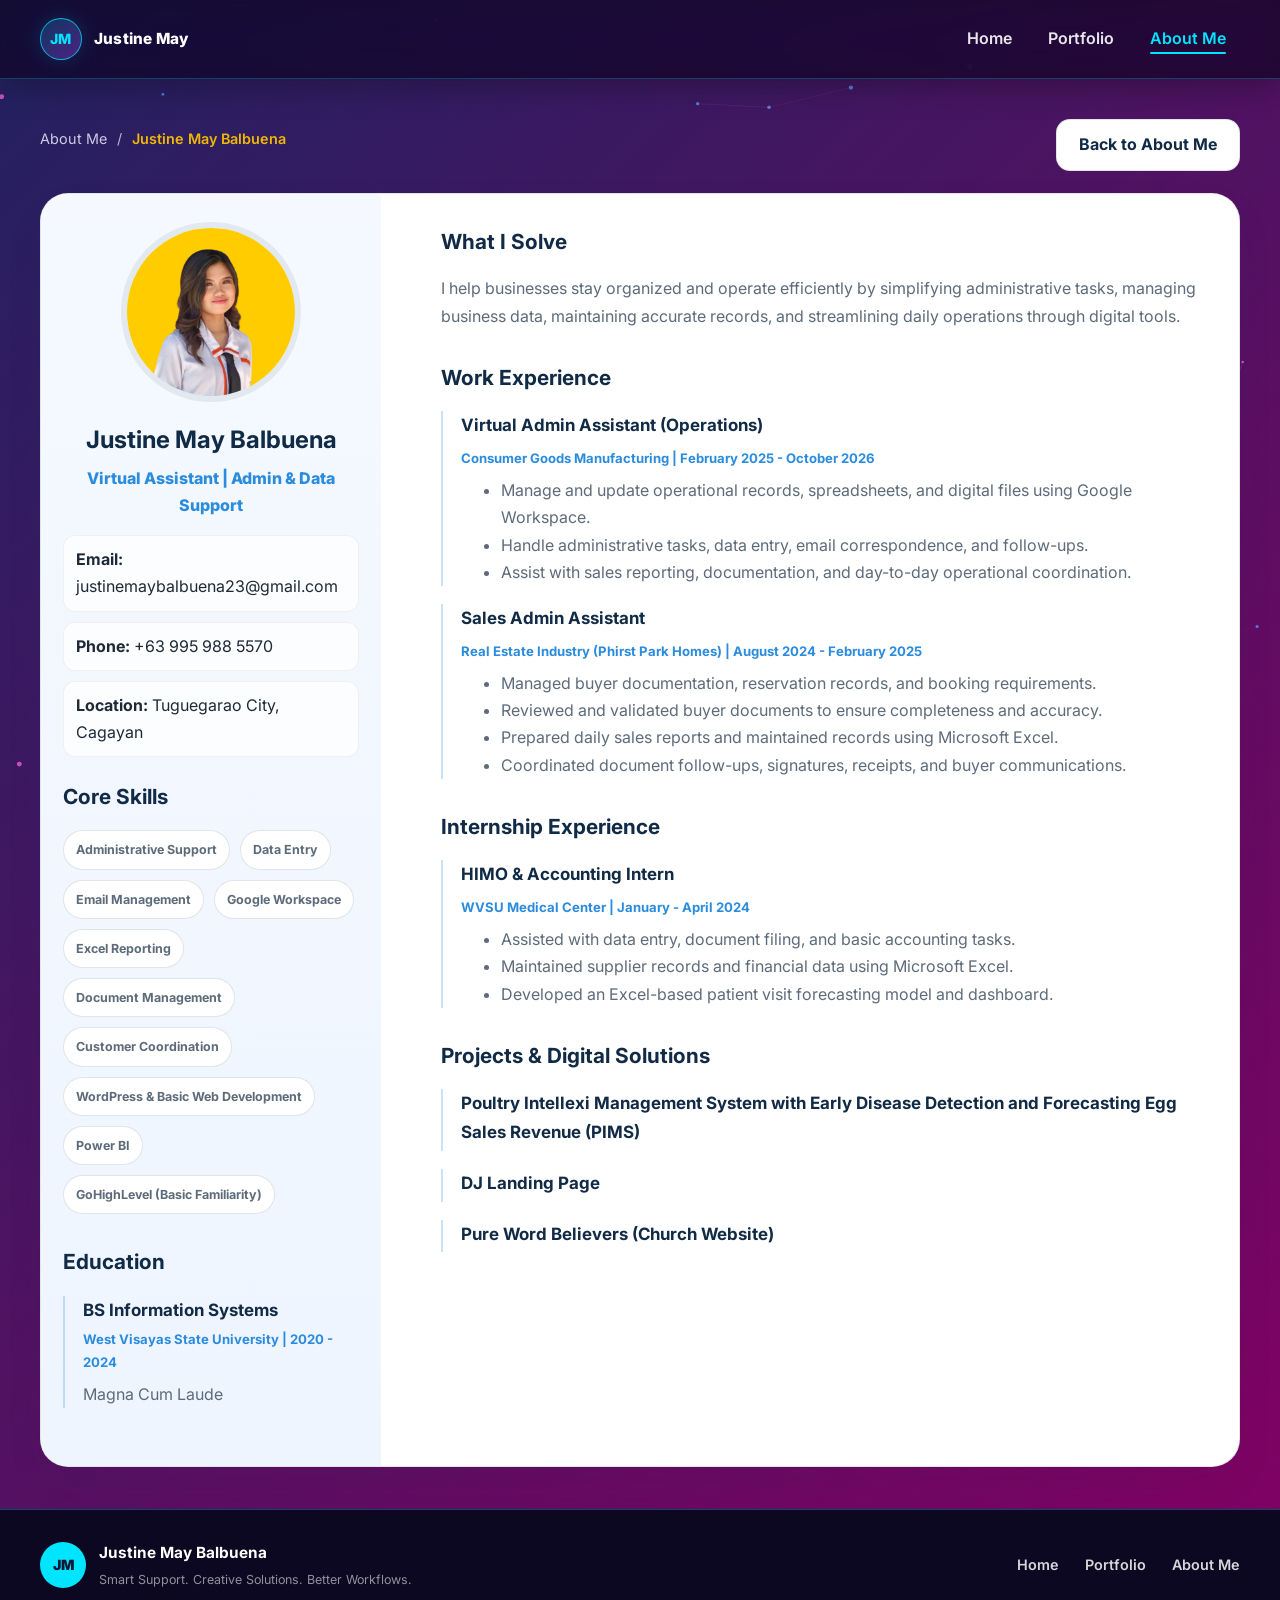
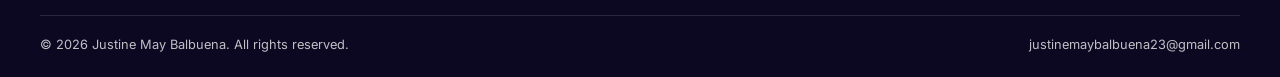
<file: profile.html>
<!DOCTYPE html>
<html lang="en">
  <head>
    <meta charset="UTF-8" />
    <meta name="viewport" content="width=device-width, initial-scale=1.0" />
    <meta name="description" content="Professional profile for Justine May Balbuena." />
    <title>Profile | Justine May Balbuena</title>
    <link rel="icon" type="image/svg+xml" href="img/jm-favicon.svg" />
    <link rel="preconnect" href="https://fonts.googleapis.com" />
    <link rel="preconnect" href="https://fonts.gstatic.com" crossorigin />
    <link href="https://fonts.googleapis.com/css2?family=Inter:wght@400;500;600;700;800;900&display=swap" rel="stylesheet" />
    <link rel="stylesheet" href="css/style.css" />
    <link rel="stylesheet" href="css/jm-brand.css" />
    <link rel="stylesheet" href="css/footer.css" />
  </head>
  <body>
    <canvas id="bg-canvas" aria-hidden="true"></canvas>
    <header class="site-header">
      <div class="container header-inner">
        <a href="index.html" class="brand" aria-label="Justine May home">
          <span class="brand-logo jm-brand-mark" aria-hidden="true">JM</span>
          <span class="brand-text jm-brand-text">Justine May</span>
        </a>

        <button class="mobile-toggle" aria-label="Open menu" aria-expanded="false">
          <span></span>
        </button>

        <nav aria-label="Main navigation">
          <ul class="main-nav">
            <li class="nav-item"><a href="index.html" class="nav-link">Home</a></li>
            <li class="nav-item"><a href="portfolio.html?person=justine" class="nav-link">Portfolio</a></li>
            <li class="nav-item"><a href="about.html" class="nav-link" aria-current="page">About Me</a></li>
          </ul>
        </nav>
      </div>
    </header>

    <main class="page-hero" style="padding-top: 40px;">
      <div class="container" id="profile-root"></div>
    </main>

    <footer class="jm-footer">
      <div class="container">
        <div class="jm-footer-top">
          <a href="index.html" class="jm-footer-brand">
            <span class="jm-footer-mark" aria-hidden="true">JM</span>
            <span><strong>Justine May Balbuena</strong><small>Smart Support. Creative Solutions. Better Workflows.</small></span>
          </a>
          <nav class="jm-footer-nav" aria-label="Footer navigation">
            <a href="index.html">Home</a>
            <a href="portfolio.html?person=justine">Portfolio</a>
            <a href="about.html">About Me</a>
          </nav>
        </div>
        <div class="jm-footer-bottom">
          <span>© 2026 Justine May Balbuena. All rights reserved.</span>
          <a href="mailto:justinemaybalbuena23@gmail.com">justinemaybalbuena23@gmail.com</a>
        </div>
      </div>
    </footer>

    <script>
      const person = {
        name: 'Justine May Balbuena',
        title: 'Virtual Assistant | Admin & Data Support',
        image: 'img/picture.png',
        email: 'justinemaybalbuena23@gmail.com',
        phone: '+63 995 988 5570',
        location: 'Tuguegarao City, Cagayan',
        skills: [
          'Administrative Support',
          'Data Entry',
          'Email Management',
          'Google Workspace',
          'Excel Reporting',
          'Document Management',
          'Customer Coordination',
          'WordPress & Basic Web Development',
          'Power BI',
          'GoHighLevel (Basic Familiarity)'
        ],
        experience: [
          {
            title: 'Virtual Admin Assistant (Operations)',
            company: 'Consumer Goods Manufacturing',
            period: 'February 2025 - October 2026',
            responsibilities: [
              'Manage and update operational records, spreadsheets, and digital files using Google Workspace.',
              'Handle administrative tasks, data entry, email correspondence, and follow-ups.',
              'Assist with sales reporting, documentation, and day-to-day operational coordination.'
            ]
          },
          {
            title: 'Sales Admin Assistant',
            company: 'Real Estate Industry (Phirst Park Homes)',
            period: 'August 2024 - February 2025',
            responsibilities: [
              'Managed buyer documentation, reservation records, and booking requirements.',
              'Reviewed and validated buyer documents to ensure completeness and accuracy.',
              'Prepared daily sales reports and maintained records using Microsoft Excel.',
              'Coordinated document follow-ups, signatures, receipts, and buyer communications.'
            ]
          }
        ],
        internship: {
          title: 'HIMO & Accounting Intern',
          company: 'WVSU Medical Center',
          period: 'January - April 2024',
          responsibilities: [
            'Assisted with data entry, document filing, and basic accounting tasks.',
            'Maintained supplier records and financial data using Microsoft Excel.',
            'Developed an Excel-based patient visit forecasting model and dashboard.'
          ]
        },
        projects: [
          'Poultry Intellexi Management System with Early Disease Detection and Forecasting Egg Sales Revenue (PIMS)',
          'DJ Landing Page',
          'Pure Word Believers (Church Website)'
        ]
      };

      const root = document.getElementById('profile-root');
      root.innerHTML = `
        <div class="profile-header">
          <div>
            <div class="breadcrumbs">
              <a href="about.html">About Me</a>
              <span> / </span>
              <span>${person.name}</span>
            </div>
          </div>
          <a class="btn btn-secondary" href="about.html">Back to About Me</a>
        </div>

        <div class="profile-grid">
          <aside class="profile-sidebar">
            <div class="avatar">
              <img src="${person.image}" alt="${person.name}" />
            </div>
            <h2>${person.name}</h2>
            <div class="profile-title">${person.title}</div>

            <ul class="profile-contact">
              <li><strong>Email:</strong> <a href="mailto:${person.email}">${person.email}</a></li>
              <li><strong>Phone:</strong> <a href="tel:${person.phone.replaceAll(' ', '')}">${person.phone}</a></li>
              <li><strong>Location:</strong> ${person.location}</li>
            </ul>

            <div class="resume-section">
              <h3>Core Skills</h3>
              <ul class="skill-list">
                ${person.skills.map(skill => `<li>${skill}</li>`).join('')}
              </ul>
            </div>

            <section class="resume-section">
              <h3>Education</h3>
              <div class="timeline">
                <article class="timeline-item">
                  <h4>BS Information Systems</h4>
                  <div class="meta">West Visayas State University | 2020 - 2024</div>
                  <p>Magna Cum Laude</p>
                </article>
              </div>
            </section>
          </aside>

          <div class="profile-main">
            <section class="resume-section">
              <h3>What I Solve</h3>
              <p>I help businesses stay organized and operate efficiently by simplifying administrative tasks, managing business data, maintaining accurate records, and streamlining daily operations through digital tools.</p>
            </section>

            <section class="resume-section">
              <h3>Work Experience</h3>
              <div class="timeline">
                ${person.experience.map(item => `
                  <article class="timeline-item">
                    <h4>${item.title}</h4>
                    <div class="meta">${item.company} | ${item.period}</div>
                    <ul>
                      ${item.responsibilities.map(res => `<li>${res}</li>`).join('')}
                    </ul>
                  </article>
                `).join('')}
              </div>
            </section>

            <section class="resume-section">
              <h3>Internship Experience</h3>
              <div class="timeline">
                <article class="timeline-item">
                  <h4>${person.internship.title}</h4>
                  <div class="meta">${person.internship.company} | ${person.internship.period}</div>
                  <ul>
                    ${person.internship.responsibilities.map(res => `<li>${res}</li>`).join('')}
                  </ul>
                </article>
              </div>
            </section>

            <section class="resume-section">
              <h3>Projects & Digital Solutions</h3>
              <div class="timeline">
                ${person.projects.map(project => `
                  <article class="timeline-item">
                    <h4><a href="#" aria-label="Add project link for ${project}">${project}</a></h4>
                  </article>
                `).join('')}
              </div>
            </section>
          </div>
        </div>
      `;
    </script>
    <script src="script.js"></script>
    <script src="particles.js"></script>
  </body>
</html>
</file>
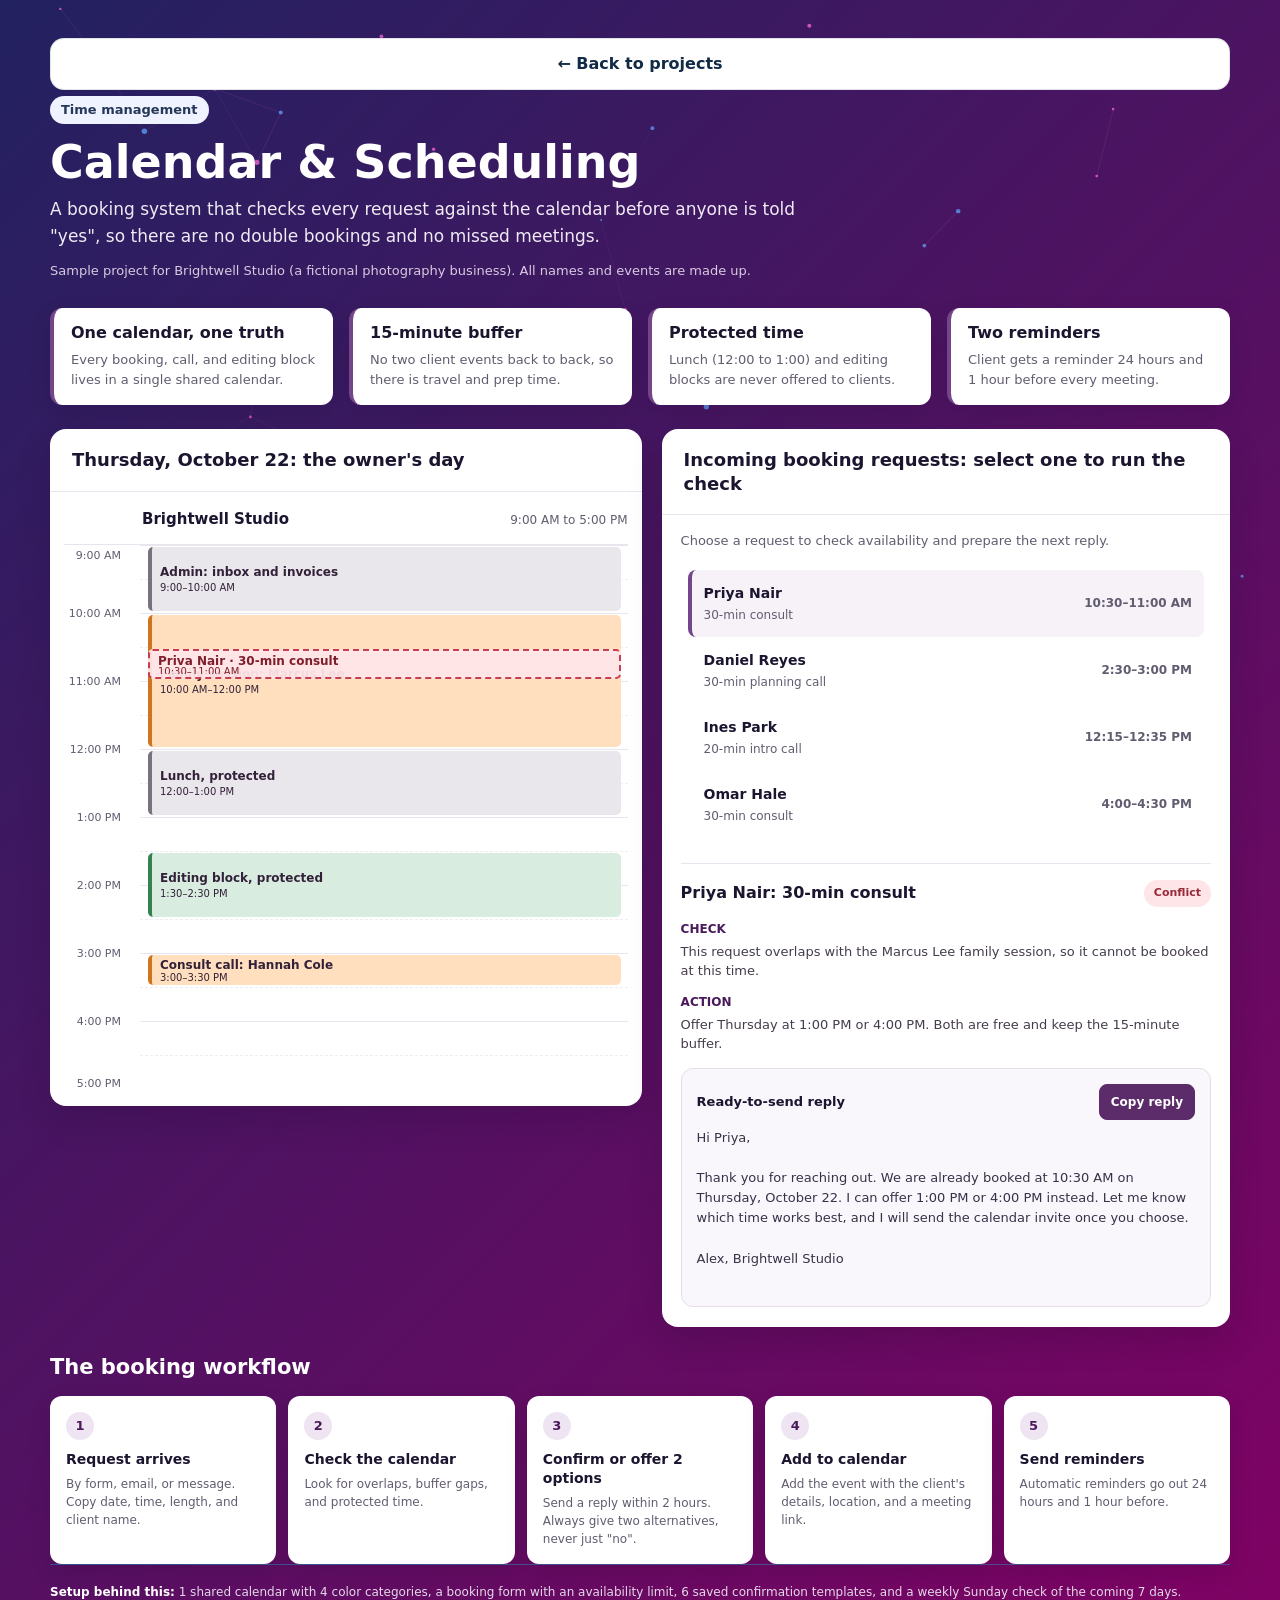
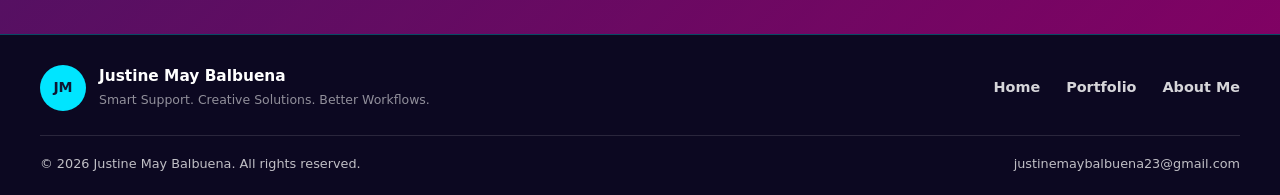
<file: project-calendar-scheduling.html>
<!DOCTYPE html>
<html lang="en">

<head>
    <meta charset="UTF-8" />
    <meta name="viewport" content="width=device-width, initial-scale=1.0" />
    <meta name="description" content="A fictional calendar and scheduling workflow for Brightwell Studio." />
    <title>Calendar &amp; Scheduling | Brightwell Studio Sample</title>
    <style>
        :root {
            color-scheme: light;
            font-family: "Segoe UI", system-ui, -apple-system, BlinkMacSystemFont, sans-serif;
            font-synthesis: none;
            text-rendering: optimizeLegibility;
            -webkit-font-smoothing: antialiased;
            --plum: #4a1a5c;
            --plum-deep: #351043;
            --ink: #1c1530;
            --muted: #625c70;
            --line: #e9e5ee;
            --orange: #f3a04e;
            --green: #65a77c;
            --gray: #a5a2ad;
            --red: #c83d50;
            --surface: #ffffff;
            --focus: #f5c96a;
            --hour-height: 68px;
        }

        * {
            box-sizing: border-box;
        }

        #bg-canvas {
            position: fixed;
            inset: 0;
            z-index: 0;
            pointer-events: none;
            opacity: .85;
        }

        body {
            display: flex;
            min-height: 100vh;
            flex-direction: column;
            min-width: 320px;
            margin: 0;
            background-color: #2a1b4a;
            background-image:
                linear-gradient(135deg, rgb(0 0 0 / 45%) 0%, rgb(0 0 0 / 45%) 100%),
                linear-gradient(135deg, #3e3daf 0%, #f200b5 100%);
            color: var(--ink);
            line-height: 1.5;
        }

        main {
            display: flex;
            flex: 1 0 auto;
            flex-direction: column;
            position: relative;
            z-index: 1;
        }

        button {
            font: inherit;
        }

        button:focus-visible,
        a:focus-visible {
            outline: 3px solid var(--focus);
            outline-offset: 3px;
        }

        .page-shell {
            width: min(100%, 1224px);
            min-height: 100vh;
            display: flex;
            flex-direction: column;
            margin: 0 auto;
            padding: 38px 22px 32px;
        }

        .case-study-back {
            display: inline-flex;
            min-height: 52px;
            align-items: center;
            justify-content: center;
            gap: 9px;
            margin-bottom: 6px;
            border: 1px solid rgba(17, 43, 70, .12);
            border-radius: 14px;
            padding: 0 22px;
            background: #fff;
            color: #112b46;
            font-size: 16px;
            font-weight: 700;
            text-decoration: none;
            transition: .2s ease;
        }

        .case-study-back:hover,
        .case-study-back:focus-visible {
            transform: translateY(-1px);
            background: #eef4ff;
        }

        .eyebrow {
            display: inline-flex;
            border-radius: 999px;
            padding: 5px 11px;
            background: #eef3ff;
            color: #263757;
            font-size: 13px;
            font-weight: 700;
            line-height: 1.4;
        }

        .page-heading {
            max-width: 830px;
            margin-bottom: 27px;
            color: #fff;
        }

        .page-heading h1 {
            margin: 13px 0 7px;
            font-size: clamp(34px, 4vw, 46px);
            line-height: 1.12;
        }

        .intro {
            max-width: 760px;
            margin: 0;
            color: #f0eaf5;
            font-size: 17px;
            line-height: 1.6;
        }

        .sample-note {
            margin: 11px 0 0;
            color: #d9c9e1;
            font-size: 13px;
        }

        .rule-grid {
            display: grid;
            grid-template-columns: repeat(4, minmax(0, 1fr));
            gap: 16px;
            margin-bottom: 24px;
        }

        .rule-card {
            min-width: 0;
            border-left: 4px solid #75458a;
            border-radius: 12px;
            padding: 15px 17px 16px;
            background: var(--surface);
            box-shadow: 0 8px 22px rgba(20, 8, 29, .12);
        }

        .rule-card h2 {
            margin: 0 0 7px;
            font-size: 16px;
            line-height: 1.3;
        }

        .rule-card p {
            margin: 0;
            color: var(--muted);
            font-size: 13px;
            line-height: 1.5;
        }

        .workspace {
            display: grid;
            grid-template-columns: minmax(0, 1.02fr) minmax(0, .98fr);
            align-items: start;
            gap: 20px;
        }

        .panel {
            min-width: 0;
            overflow: hidden;
            border-radius: 16px;
            background: var(--surface);
            box-shadow: 0 14px 34px rgba(20, 8, 29, .16);
        }

        .panel-heading {
            margin: 0;
            border-bottom: 1px solid var(--line);
            padding: 19px 22px;
            color: var(--ink);
            font-size: 18px;
            line-height: 1.3;
        }

        .calendar-panel-content {
            padding: 16px 14px 18px;
        }

        .day-label {
            display: flex;
            align-items: baseline;
            justify-content: space-between;
            gap: 12px;
            margin: 0 0 14px 78px;
        }

        .day-label strong {
            font-size: 15px;
        }

        .day-label span {
            color: var(--muted);
            font-size: 12px;
        }

        .calendar-scroll {
            overflow-x: auto;
            overscroll-behavior-inline: contain;
        }

        .calendar-canvas {
            position: relative;
            min-width: 440px;
            height: calc(var(--hour-height) * 8);
            border-top: 1px solid var(--line);
            background: #fff;
        }

        .hour-label {
            position: absolute;
            left: 0;
            width: 66px;
            padding-right: 9px;
            color: var(--muted);
            font-size: 11px;
            line-height: 1;
            text-align: right;
            transform: translateY(-50%);
        }

        .hour-label.first {
            transform: none;
            padding-top: 5px;
        }

        .hour-label.last {
            transform: translateY(-100%);
        }

        .hour-line {
            position: absolute;
            right: 0;
            left: 76px;
            height: 1px;
            background: var(--line);
        }

        .hour-line.half-hour {
            border-top: 1px dashed #f0edf2;
            background: transparent;
        }

        .calendar-event {
            position: absolute;
            z-index: 2;
            left: 84px;
            right: 7px;
            display: flex;
            min-height: 26px;
            flex-direction: column;
            justify-content: center;
            overflow: hidden;
            border-left: 4px solid transparent;
            border-radius: 5px;
            padding: 3px 8px;
            color: #33213a;
            font-size: 12px;
            line-height: 1.3;
        }

        .calendar-event strong {
            overflow: hidden;
            font-size: 12px;
            text-overflow: ellipsis;
            white-space: nowrap;
        }

        .calendar-event span {
            overflow: hidden;
            font-size: 10px;
            text-overflow: ellipsis;
            white-space: nowrap;
        }

        .event-client {
            border-left-color: #cf741f;
            background: #ffdfbd;
        }

        .event-protected {
            border-left-color: #348153;
            background: #d8eddf;
        }

        .event-admin {
            border-left-color: #77737d;
            background: #e9e7eb;
        }

        .event-request {
            z-index: 5;
            border: 2px dashed #75458a;
            background: rgb(238 226 244 / 88%);
            color: var(--plum-deep);
        }

        .event-request.conflict {
            border-color: var(--red);
            background: rgb(255 230 233 / 94%);
            color: #7f1e2d;
        }

        .event-request.caution {
            border-color: #d57a25;
            background: rgb(255 239 219 / 94%);
            color: #70400e;
        }

        .event-request.clear {
            border-color: #30805d;
            background: rgb(225 244 231 / 95%);
            color: #1e5639;
        }

        .request-panel-content {
            padding: 16px 19px 20px;
        }

        .request-prompt {
            margin: 0 0 12px;
            color: var(--muted);
            font-size: 13px;
        }

        .request-list {
            display: grid;
            padding: 7px;
        }

        .request-button {
            display: flex;
            width: 100%;
            min-width: 0;
            align-items: center;
            justify-content: space-between;
            gap: 12px;
            border: 0;
            border-left: 4px solid transparent;
            border-radius: 8px;
            padding: 13px 12px;
            background: transparent;
            color: var(--ink);
            text-align: left;
            cursor: pointer;
            transition: background .16s ease;
        }

        .request-button:hover {
            background: #f7f4f9;
        }

        .request-button[aria-pressed="true"] {
            border-left-color: #75458a;
            background: #f6f2f8;
        }

        .request-name {
            display: block;
            font-size: 14px;
            font-weight: 700;
        }

        .request-detail {
            display: block;
            margin-top: 2px;
            color: var(--muted);
            font-size: 12px;
        }

        .request-time {
            flex: 0 0 auto;
            color: var(--muted);
            font-size: 12px;
            font-weight: 600;
        }

        .result-area {
            margin-top: 18px;
            border-top: 1px solid var(--line);
            padding-top: 16px;
        }

        .result-topline {
            display: flex;
            flex-wrap: wrap;
            align-items: center;
            justify-content: space-between;
            gap: 10px;
            margin-bottom: 13px;
        }

        .result-topline h3 {
            margin: 0;
            font-size: 16px;
        }

        .status-tag {
            display: inline-flex;
            align-items: center;
            min-height: 27px;
            border-radius: 999px;
            padding: 4px 10px;
            font-size: 11px;
            font-weight: 700;
        }

        .status-tag.conflict {
            background: #fde5e8;
            color: #992839;
        }

        .status-tag.caution {
            background: #fff0dc;
            color: #89500f;
        }

        .status-tag.clear {
            background: #e2f2e7;
            color: #276344;
        }

        .result-block {
            margin-top: 12px;
        }

        .result-block h4 {
            margin: 0 0 4px;
            color: var(--plum);
            font-size: 12px;
            text-transform: uppercase;
        }

        .result-block p {
            margin: 0;
            color: #453c4b;
            font-size: 13px;
            line-height: 1.5;
        }

        .reply-box {
            margin-top: 14px;
            border: 1px solid #e4dce9;
            border-radius: 12px;
            padding: 15px;
            background: #faf7fc;
        }

        .reply-heading {
            display: flex;
            align-items: center;
            justify-content: space-between;
            gap: 10px;
            margin-bottom: 8px;
        }

        .reply-heading h4 {
            margin: 0;
            font-size: 13px;
        }

        .copy-button {
            min-height: 36px;
            border: 1px solid #5b2c69;
            border-radius: 8px;
            padding: 7px 11px;
            background: #5b2c69;
            color: #fff;
            font-size: 12px;
            font-weight: 700;
            cursor: pointer;
        }

        .copy-button:hover {
            background: #42174f;
        }

        .reply-text {
            margin: 0;
            color: #383147;
            font-size: 13px;
            line-height: 1.55;
            white-space: pre-wrap;
        }

        .copy-status {
            min-height: 18px;
            margin: 4px 0 0;
            color: #276344;
            font-size: 11px;
        }

        .workflow-section {
            margin-top: 25px;
        }

        .workflow-section h2 {
            margin: 0 0 13px;
            color: #fff;
            font-size: 21px;
        }

        .workflow-grid {
            display: grid;
            grid-template-columns: repeat(5, minmax(0, 1fr));
            gap: 12px;
        }

        .workflow-step {
            min-width: 0;
            border-radius: 12px;
            padding: 16px;
            background: #fff;
            box-shadow: 0 8px 22px rgba(20, 8, 29, .12);
        }

        .step-number {
            display: grid;
            width: 28px;
            height: 28px;
            place-items: center;
            margin-bottom: 10px;
            border-radius: 50%;
            background: #eee4f2;
            color: var(--plum);
            font-size: 13px;
            font-weight: 800;
        }

        .workflow-step h3 {
            margin: 0 0 6px;
            font-size: 14px;
            line-height: 1.35;
        }

        .workflow-step p {
            margin: 0;
            color: var(--muted);
            font-size: 12px;
            line-height: 1.5;
        }

        .setup-footer {
            margin-top: auto;
            border-top: 1px solid rgb(0 229 255 / 30%);
            padding-top: 18px;
            color: #e4d8e9;
            font-size: 12px;
            line-height: 1.55;
        }

        .setup-footer strong {
            color: #fff;
        }

        @media (max-width: 1000px) {
            .workspace {
                grid-template-columns: minmax(0, 1fr);
            }

            .workflow-grid {
                grid-template-columns: repeat(3, minmax(0, 1fr));
            }
        }

        @media (max-width: 700px) {
            .page-shell {
                width: 100%;
                padding: 24px 15px 26px;
            }

            .rule-grid {
                grid-template-columns: repeat(2, minmax(0, 1fr));
                gap: 10px;
            }

            .rule-card {
                padding: 14px;
            }

            .workflow-grid {
                grid-template-columns: repeat(2, minmax(0, 1fr));
            }

            .panel-heading {
                padding: 16px;
            }

            .calendar-panel-content,
            .request-panel-content {
                padding-right: 14px;
                padding-left: 14px;
            }
        }

        @media (max-width: 420px) {
            .page-shell {
                padding-top: 26px;
            }

            .rule-grid,
            .workflow-grid {
                grid-template-columns: minmax(0, 1fr);
            }

            .rule-card {
                padding: 13px 14px;
            }

            .request-button {
                align-items: flex-start;
            }

            .request-time {
                max-width: 92px;
                text-align: right;
            }
        }

        @media (prefers-reduced-motion: reduce) {

            *,
            *::before,
            *::after {
                scroll-behavior: auto !important;
                transition-duration: .01ms !important;
            }
        }
    </style>
    <link rel="stylesheet" href="css/footer.css" />
</head>

<body>
    <canvas id="bg-canvas" aria-hidden="true"></canvas>
    <main class="page-shell">
        <a class="case-study-back" href="portfolio.html?person=justine&amp;category=digital-workflow"
            aria-label="Back to Digital Workflow Support projects">&#8592; Back to projects</a>
        <header class="page-heading">
            <span class="eyebrow">Time management</span>
            <h1>Calendar &amp; Scheduling</h1>
            <p class="intro">A booking system that checks every request against the calendar before anyone is told
                &quot;yes&quot;, so there are no double bookings and no missed meetings.</p>
            <p class="sample-note">Sample project for Brightwell Studio (a fictional photography business). All names
                and events are made up.</p>
        </header>

        <section class="rule-grid" aria-label="Scheduling rules">
            <article class="rule-card">
                <h2>One calendar, one truth</h2>
                <p>Every booking, call, and editing block lives in a single shared calendar.</p>
            </article>
            <article class="rule-card">
                <h2>15-minute buffer</h2>
                <p>No two client events back to back, so there is travel and prep time.</p>
            </article>
            <article class="rule-card">
                <h2>Protected time</h2>
                <p>Lunch (12:00 to 1:00) and editing blocks are never offered to clients.</p>
            </article>
            <article class="rule-card">
                <h2>Two reminders</h2>
                <p>Client gets a reminder 24 hours and 1 hour before every meeting.</p>
            </article>
        </section>

        <section class="workspace" aria-label="Calendar and booking request review">
            <section class="panel" aria-labelledby="day-heading">
                <h2 class="panel-heading" id="day-heading">Thursday, October 22: the owner's day</h2>
                <div class="calendar-panel-content">
                    <div class="day-label"><strong>Brightwell Studio</strong><span>9:00 AM to 5:00 PM</span></div>
                    <div class="calendar-scroll" tabindex="0" aria-label="Scrollable day calendar">
                        <div class="calendar-canvas" id="calendar-canvas" aria-label="Day calendar from 9 AM to 5 PM">
                            <div id="hour-lines" aria-hidden="true"></div>
                            <div id="calendar-events"></div>
                            <div id="request-overlay" aria-live="polite"></div>
                        </div>
                    </div>
                </div>
            </section>

            <section class="panel" aria-labelledby="requests-heading">
                <h2 class="panel-heading" id="requests-heading">Incoming booking requests: select one to run the check
                </h2>
                <div class="request-panel-content">
                    <p class="request-prompt">Choose a request to check availability and prepare the next reply.</p>
                    <div class="request-list" id="request-list" aria-label="Booking requests"></div>
                    <div class="result-area" id="result-area" aria-live="polite"></div>
                </div>
            </section>
        </section>

        <section class="workflow-section" aria-labelledby="workflow-heading">
            <h2 id="workflow-heading">The booking workflow</h2>
            <div class="workflow-grid">
                <article class="workflow-step"><span class="step-number">1</span>
                    <h3>Request arrives</h3>
                    <p>By form, email, or message. Copy date, time, length, and client name.</p>
                </article>
                <article class="workflow-step"><span class="step-number">2</span>
                    <h3>Check the calendar</h3>
                    <p>Look for overlaps, buffer gaps, and protected time.</p>
                </article>
                <article class="workflow-step"><span class="step-number">3</span>
                    <h3>Confirm or offer 2 options</h3>
                    <p>Send a reply within 2 hours. Always give two alternatives, never just &quot;no&quot;.</p>
                </article>
                <article class="workflow-step"><span class="step-number">4</span>
                    <h3>Add to calendar</h3>
                    <p>Add the event with the client's details, location, and a meeting link.</p>
                </article>
                <article class="workflow-step"><span class="step-number">5</span>
                    <h3>Send reminders</h3>
                    <p>Automatic reminders go out 24 hours and 1 hour before.</p>
                </article>
            </div>
        </section>

        <footer class="setup-footer"><strong>Setup behind this:</strong> 1 shared calendar with 4 color categories, a
            booking form with an availability limit, 6 saved confirmation templates, and a weekly Sunday check of the
            coming 7 days.</footer>
    </main>
    <footer class="jm-footer">
        <div class="container">
            <div class="jm-footer-top">
                <a href="index.html" class="jm-footer-brand">
                    <span class="jm-footer-mark" aria-hidden="true">JM</span>
                    <span><strong>Justine May Balbuena</strong><small>Smart Support. Creative Solutions. Better Workflows.</small></span>
                </a>
                <nav class="jm-footer-nav" aria-label="Footer navigation">
                    <a href="index.html">Home</a>
                    <a href="portfolio.html?person=justine">Portfolio</a>
                    <a href="about.html">About Me</a>
                </nav>
            </div>
            <div class="jm-footer-bottom">
                <span>© 2026 Justine May Balbuena. All rights reserved.</span>
                <a href="mailto:justinemaybalbuena23@gmail.com">justinemaybalbuena23@gmail.com</a>
            </div>
        </div>
    </footer>

    <script>
        const hourHeight = 68;
        const dayStart = 9 * 60;
        const dayEnd = 17 * 60;
        const calendarEvents = [
            { title: 'Admin: inbox and invoices', time: '9:00–10:00 AM', start: 9 * 60, end: 10 * 60, type: 'admin' },
            { title: 'Family session: Marcus Lee', time: '10:00 AM–12:00 PM', start: 10 * 60, end: 12 * 60, type: 'client' },
            { title: 'Lunch, protected', time: '12:00–1:00 PM', start: 12 * 60, end: 13 * 60, type: 'admin' },
            { title: 'Editing block, protected', time: '1:30–2:30 PM', start: 13 * 60 + 30, end: 14 * 60 + 30, type: 'protected' },
            { title: 'Consult call: Hannah Cole', time: '3:00–3:30 PM', start: 15 * 60, end: 15 * 60 + 30, type: 'client' }
        ];

        const requests = [
            {
                name: 'Priya Nair', type: '30-min consult', start: 10 * 60 + 30, end: 11 * 60,
                time: '10:30–11:00 AM', status: 'Conflict', tone: 'conflict',
                check: 'This request overlaps with the Marcus Lee family session, so it cannot be booked at this time.',
                action: 'Offer Thursday at 1:00 PM or 4:00 PM. Both are free and keep the 15-minute buffer.',
                reply: 'Hi Priya,\n\nThank you for reaching out. We are already booked at 10:30 AM on Thursday, October 22. I can offer 1:00 PM or 4:00 PM instead. Let me know which time works best, and I will send the calendar invite once you choose.\n\nAlex, Brightwell Studio'
            },
            {
                name: 'Daniel Reyes', type: '30-min planning call', start: 14 * 60 + 30, end: 15 * 60,
                time: '2:30–3:00 PM', status: 'Buffer needed', tone: 'caution',
                check: 'There is no overlap, but the request ends exactly when the Hannah Cole call starts, leaving no 15-minute buffer.',
                action: 'Move the call to 4:00 PM, or shorten it to 2:30–2:45 PM.',
                reply: 'Hi Daniel,\n\nThanks for sending your preferred time. That slot is just short of the 15-minute buffer we keep between client calls. Would 4:00 PM on Thursday, October 22 work for the same 30-minute call? If not, let me know your best time and I will check another option.\n\nAlex, Brightwell Studio'
            },
            {
                name: 'Ines Park', type: '20-min intro call', start: 12 * 60 + 15, end: 12 * 60 + 35,
                time: '12:15–12:35 PM', status: 'Protected time', tone: 'caution',
                check: 'This request falls inside the protected lunch block, which is not offered to clients.',
                action: 'Offer 1:00 PM today or Friday morning.',
                reply: 'Hi Ines,\n\nThank you for your interest. 12:15 PM on Thursday is not available, but I can offer 1:00 PM today or a time Friday morning. Let me know which option works better for you.\n\nAlex, Brightwell Studio'
            },
            {
                name: 'Omar Hale', type: '30-min consult', start: 16 * 60, end: 16 * 60 + 30,
                time: '4:00–4:30 PM', status: 'Clear to book', tone: 'clear',
                check: 'There are no overlaps or protected blocks, and there is a 30-minute gap after the Hannah Cole call.',
                action: 'Confirm now, add the meeting link to the calendar, and schedule the 24-hour and 1-hour reminders.',
                reply: 'Hi Omar,\n\nYour consult is confirmed for Thursday, October 22 at 4:00 PM. I will send a calendar invite with the meeting link. You will also receive reminders 24 hours and 1 hour before the call.\n\nAlex, Brightwell Studio'
            }
        ];

        const hourLines = document.getElementById('hour-lines');
        const eventLayer = document.getElementById('calendar-events');
        const overlayLayer = document.getElementById('request-overlay');
        const requestList = document.getElementById('request-list');
        const resultArea = document.getElementById('result-area');
        let selectedIndex = 0;
        let copyTimer;

        function formatHour(hour) {
            const displayHour = hour % 12 || 12;
            return `${displayHour}:00 ${hour < 12 ? 'AM' : 'PM'}`;
        }

        for (let hour = 0; hour <= 8; hour += 1) {
            const top = hour * hourHeight;
            const label = document.createElement('div');
            label.className = `hour-label${hour === 0 ? ' first' : ''}${hour === 8 ? ' last' : ''}`;
            label.style.top = `${top}px`;
            label.textContent = formatHour(9 + hour);
            hourLines.append(label);

            if (hour < 8) {
                const line = document.createElement('div');
                line.className = 'hour-line';
                line.style.top = `${top}px`;
                hourLines.append(line);
                const halfLine = document.createElement('div');
                halfLine.className = 'hour-line half-hour';
                halfLine.style.top = `${top + hourHeight / 2}px`;
                hourLines.append(halfLine);
            }
        }

        function placeEvent(event, className, layer = eventLayer) {
            const block = document.createElement('div');
            const top = ((event.start - dayStart) / 60) * hourHeight;
            const height = ((event.end - event.start) / 60) * hourHeight;
            block.className = `calendar-event ${className}`;
            block.style.top = `${top + 2}px`;
            block.style.height = `${Math.max(26, height - 4)}px`;
            block.innerHTML = `<strong>${event.title}</strong><span>${event.time}</span>`;
            layer.append(block);
        }

        calendarEvents.forEach(event => {
            const typeClass = event.type === 'client' ? 'event-client' : event.type === 'protected' ? 'event-protected' : 'event-admin';
            placeEvent(event, typeClass);
        });

        requests.forEach((request, index) => {
            const button = document.createElement('button');
            button.type = 'button';
            button.className = 'request-button';
            button.setAttribute('aria-pressed', String(index === selectedIndex));
            button.setAttribute('aria-controls', 'result-area');
            button.innerHTML = `<span><span class="request-name">${request.name}</span><span class="request-detail">${request.type}</span></span><span class="request-time">${request.time}</span>`;
            button.addEventListener('click', () => selectRequest(index));
            requestList.append(button);
        });

        function selectRequest(index) {
            selectedIndex = index;
            const request = requests[index];
            requestList.querySelectorAll('.request-button').forEach((button, buttonIndex) => {
                button.setAttribute('aria-pressed', String(buttonIndex === index));
            });

            overlayLayer.replaceChildren();
            placeEvent({ ...request, title: `${request.name} · ${request.type}` }, `event-request ${request.tone}`, overlayLayer);

            resultArea.innerHTML = `
        <div class="result-topline">
          <h3>${request.name}: ${request.type}</h3>
          <span class="status-tag ${request.tone}">${request.status}</span>
        </div>
        <div class="result-block"><h4>Check</h4><p>${request.check}</p></div>
        <div class="result-block"><h4>Action</h4><p>${request.action}</p></div>
        <div class="reply-box">
          <div class="reply-heading"><h4>Ready-to-send reply</h4><button type="button" class="copy-button" id="copy-reply">Copy reply</button></div>
          <p class="reply-text" id="reply-text"></p>
          <p class="copy-status" id="copy-status" aria-live="polite"></p>
        </div>`;
            document.getElementById('reply-text').textContent = request.reply;
            document.getElementById('copy-reply').addEventListener('click', copyReply);
        }

        async function copyReply() {
            const reply = requests[selectedIndex].reply;
            const button = document.getElementById('copy-reply');
            const status = document.getElementById('copy-status');
            let copied = false;
            try {
                if (navigator.clipboard && window.isSecureContext) {
                    await navigator.clipboard.writeText(reply);
                    copied = true;
                } else {
                    const temp = document.createElement('textarea');
                    temp.value = reply;
                    temp.setAttribute('readonly', '');
                    temp.style.position = 'fixed';
                    temp.style.opacity = '0';
                    document.body.append(temp);
                    temp.select();
                    copied = document.execCommand('copy');
                    temp.remove();
                }
            } catch {
                copied = false;
            }

            if (copied) {
                button.textContent = 'Copied';
                status.textContent = 'Reply copied to clipboard.';
                window.clearTimeout(copyTimer);
                copyTimer = window.setTimeout(() => {
                    const currentButton = document.getElementById('copy-reply');
                    if (currentButton) currentButton.textContent = 'Copy reply';
                }, 1800);
            } else {
                status.textContent = 'Copy was unavailable. Select and copy the reply text above.';
            }
        }

        selectRequest(0);
    </script>
    <script>
        const backgroundCanvas = document.getElementById('bg-canvas');
        const backgroundContext = backgroundCanvas.getContext('2d');
        const reduceBackgroundMotion = window.matchMedia('(prefers-reduced-motion: reduce)').matches;
        const backgroundMotionScale = reduceBackgroundMotion ? 0.35 : 1;
        const backgroundParticles = [];
        const backgroundParticleCount = 45;
        const backgroundConnectDistance = 130;
        const backgroundBlue = '96, 165, 255';
        const backgroundPink = '255, 105, 220';

        function resizeBackgroundCanvas() {
            backgroundCanvas.width = window.innerWidth;
            backgroundCanvas.height = window.innerHeight;
        }

        window.addEventListener('resize', resizeBackgroundCanvas);
        resizeBackgroundCanvas();

        for (let index = 0; index < backgroundParticleCount; index += 1) {
            backgroundParticles.push({
                x: Math.random() * backgroundCanvas.width,
                y: Math.random() * backgroundCanvas.height,
                radius: Math.random() * 2 + 1,
                vx: (Math.random() - 0.5) * 0.5,
                vy: (Math.random() - 0.5) * 0.5,
                color: Math.random() > 0.5 ? backgroundBlue : backgroundPink
            });
        }

        function animateBackground() {
            backgroundContext.clearRect(0, 0, backgroundCanvas.width, backgroundCanvas.height);

            backgroundParticles.forEach((particle, index) => {
                particle.x += particle.vx * backgroundMotionScale;
                particle.y += particle.vy * backgroundMotionScale;
                if (particle.x < 0 || particle.x > backgroundCanvas.width) particle.vx *= -1;
                if (particle.y < 0 || particle.y > backgroundCanvas.height) particle.vy *= -1;

                backgroundContext.beginPath();
                backgroundContext.arc(particle.x, particle.y, particle.radius, 0, Math.PI * 2);
                backgroundContext.fillStyle = `rgba(${particle.color}, 0.85)`;
                backgroundContext.fill();

                for (let nextIndex = index + 1; nextIndex < backgroundParticles.length; nextIndex += 1) {
                    const nextParticle = backgroundParticles[nextIndex];
                    const distance = Math.hypot(particle.x - nextParticle.x, particle.y - nextParticle.y);
                    if (distance < backgroundConnectDistance) {
                        backgroundContext.beginPath();
                        backgroundContext.moveTo(particle.x, particle.y);
                        backgroundContext.lineTo(nextParticle.x, nextParticle.y);
                        backgroundContext.strokeStyle = `rgba(${backgroundPink}, ${(1 - distance / backgroundConnectDistance) * 0.3})`;
                        backgroundContext.stroke();
                    }
                }
            });

            window.requestAnimationFrame(animateBackground);
        }

        animateBackground();
    </script>
</body>

</html>
</file>
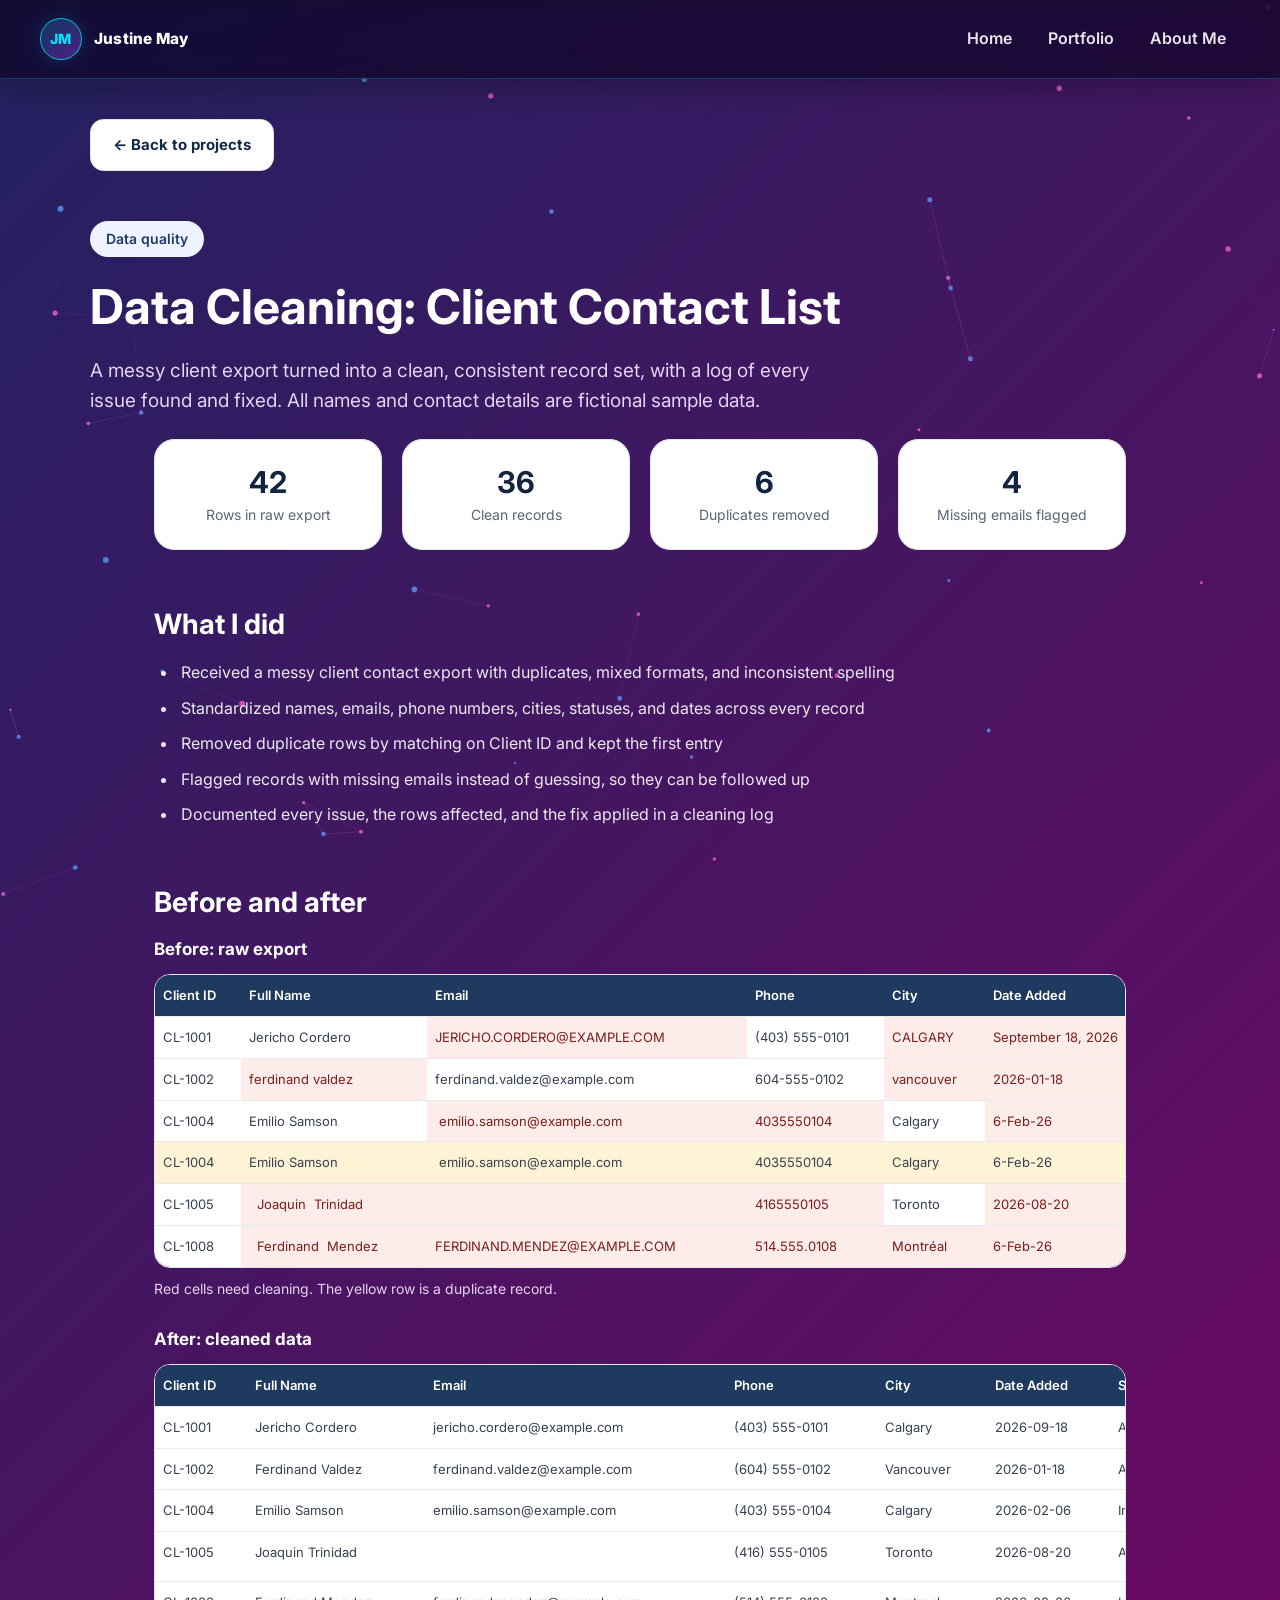
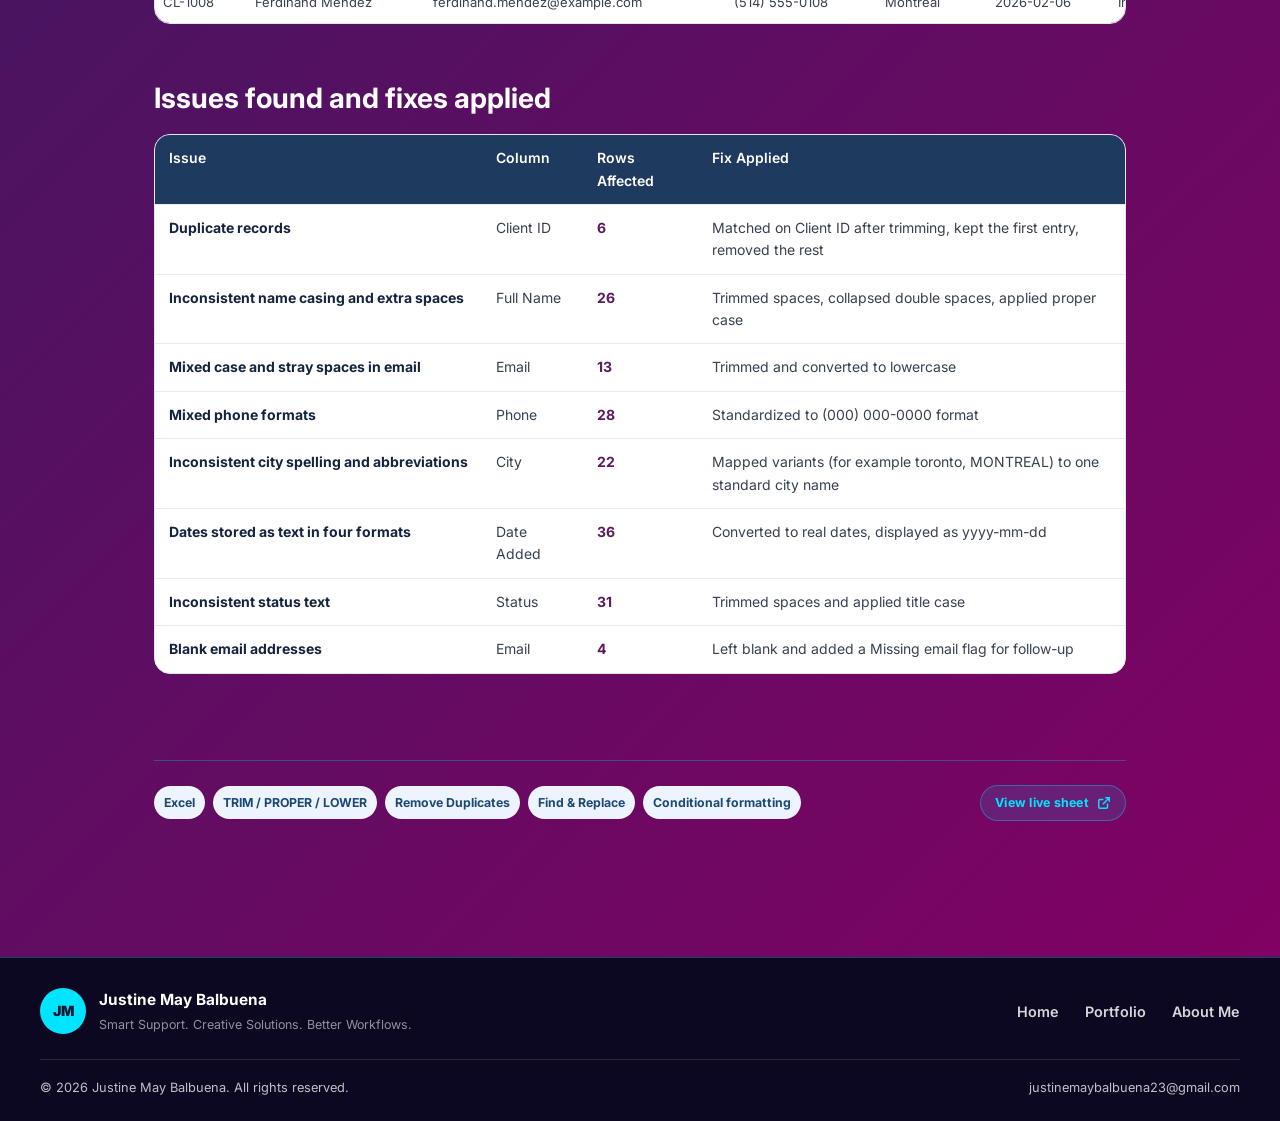
<file: project-data-cleaning.html>
<!DOCTYPE html>
<html lang="en">

<head>
    <meta charset="UTF-8" />
    <meta name="viewport" content="width=device-width, initial-scale=1.0" />
    <meta name="description"
        content="A fictional client contact export cleaned into consistent records with a detailed issue log." />
    <title>Data Cleaning: Client Contact List | Justine May Balbuena</title>
    <link rel="icon" type="image/svg+xml" href="img/jm-favicon.svg" />
    <link rel="preconnect" href="https://fonts.googleapis.com" />
    <link rel="preconnect" href="https://fonts.gstatic.com" crossorigin />
    <link href="https://fonts.googleapis.com/css2?family=Inter:wght@400;600;700&display=swap" rel="stylesheet" />
    <link rel="stylesheet" href="css/style.css" />
    <link rel="stylesheet" href="css/jm-brand.css" />
    <link rel="stylesheet" href="css/footer.css" />
    <link rel="stylesheet" href="project-detail.css" />
</head>

<body class="data-cleaning-page">
    <canvas id="bg-canvas" aria-hidden="true"></canvas>
    <header class="site-header">
        <div class="container header-inner">
            <a href="index.html" class="brand" aria-label="Justine May home">
                <span class="brand-logo jm-brand-mark" aria-hidden="true">JM</span>
                <span class="brand-text jm-brand-text">Justine May</span>
            </a>
            <button class="mobile-toggle" aria-label="Open menu" aria-expanded="false">
                <span></span>
            </button>
            <nav aria-label="Main navigation">
                <ul class="main-nav">
                    <li class="nav-item"><a href="index.html" class="nav-link">Home</a></li>
                    <li class="nav-item"><a href="portfolio.html?person=justine" class="nav-link">Portfolio</a></li>
                    <li class="nav-item"><a href="about.html" class="nav-link">About Me</a></li>
                </ul>
            </nav>
        </div>
    </header>

    <main>
        <section class="data-cleaning-banner">
            <div class="data-cleaning-banner-inner">
                <a class="btn btn-secondary case-study-back data-cleaning-back"
                    href="portfolio.html?person=justine&amp;category=admin-operations">&larr; Back to projects</a>
                <span class="tag-pill">Data quality</span>
                <h1>Data Cleaning: Client Contact List</h1>
                <p class="data-cleaning-intro">A messy client export turned into a clean, consistent record set, with a
                    log of every issue found and fixed. All names and contact details are fictional sample data.</p>
            </div>
        </section>

        <div class="data-cleaning-main">
            <section class="data-cleaning-stats" aria-label="Project summary statistics">
                <article class="stat-tile"><strong>42</strong><span>Rows in raw export</span></article>
                <article class="stat-tile"><strong>36</strong><span>Clean records</span></article>
                <article class="stat-tile"><strong>6</strong><span>Duplicates removed</span></article>
                <article class="stat-tile"><strong>4</strong><span>Missing emails flagged</span></article>
            </section>

            <section aria-labelledby="what-i-did-heading">
                <h2 id="what-i-did-heading">What I did</h2>
                <ul class="data-cleaning-work-list">
                    <li>Received a messy client contact export with duplicates, mixed formats, and inconsistent spelling
                    </li>
                    <li>Standardized names, emails, phone numbers, cities, statuses, and dates across every record</li>
                    <li>Removed duplicate rows by matching on Client ID and kept the first entry</li>
                    <li>Flagged records with missing emails instead of guessing, so they can be followed up</li>
                    <li>Documented every issue, the rows affected, and the fix applied in a cleaning log</li>
                </ul>
            </section>

            <section aria-labelledby="before-after-heading">
                <h2 id="before-after-heading">Before and after</h2>
                <div class="cleaning-table-group">
                    <h3>Before: raw export</h3>
                    <div class="cleaning-table-wrap" role="region"
                        aria-label="Raw export table, scroll horizontally to see all columns" tabindex="0">
                        <table class="cleaning-data-table before-table">
                            <thead>
                                <tr>
                                    <th scope="col">Client ID</th>
                                    <th scope="col">Full Name</th>
                                    <th scope="col">Email</th>
                                    <th scope="col">Phone</th>
                                    <th scope="col">City</th>
                                    <th scope="col">Date Added</th>
                                    <th scope="col">Status</th>
                                </tr>
                            </thead>
                            <tbody>
                                <tr>
                                    <td>CL-1001</td>
                                    <td>Jericho Cordero</td>
                                    <td class="needs-cleaning">JERICHO.CORDERO@EXAMPLE.COM</td>
                                    <td class="no-wrap">(403) 555-0101</td>
                                    <td class="needs-cleaning">CALGARY</td>
                                    <td class="needs-cleaning no-wrap">September 18, 2026</td>
                                    <td class="needs-cleaning">active</td>
                                </tr>
                                <tr>
                                    <td>CL-1002</td>
                                    <td class="needs-cleaning">ferdinand valdez</td>
                                    <td>ferdinand.valdez@example.com</td>
                                    <td class="no-wrap">604-555-0102</td>
                                    <td class="needs-cleaning">vancouver</td>
                                    <td class="needs-cleaning no-wrap">2026-01-18</td>
                                    <td class="needs-cleaning">ACTIVE</td>
                                </tr>
                                <tr>
                                    <td>CL-1004</td>
                                    <td>Emilio Samson</td>
                                    <td class="needs-cleaning">&nbsp;emilio.samson@example.com&nbsp;</td>
                                    <td class="needs-cleaning no-wrap">4035550104</td>
                                    <td>Calgary</td>
                                    <td class="needs-cleaning no-wrap">6-Feb-26</td>
                                    <td class="needs-cleaning">inactive</td>
                                </tr>
                                <tr class="duplicate-row">
                                    <td>CL-1004</td>
                                    <td>Emilio Samson</td>
                                    <td>&nbsp;emilio.samson@example.com&nbsp;</td>
                                    <td class="no-wrap">4035550104</td>
                                    <td>Calgary</td>
                                    <td class="no-wrap">6-Feb-26</td>
                                    <td>inactive</td>
                                </tr>
                                <tr>
                                    <td>CL-1005</td>
                                    <td class="needs-cleaning">&nbsp;&nbsp;Joaquin&nbsp;&nbsp;Trinidad&nbsp;</td>
                                    <td class="needs-cleaning" aria-label="Blank email"></td>
                                    <td class="needs-cleaning no-wrap">4165550105</td>
                                    <td>Toronto</td>
                                    <td class="needs-cleaning no-wrap">2026-08-20</td>
                                    <td class="needs-cleaning">active</td>
                                </tr>
                                <tr>
                                    <td>CL-1008</td>
                                    <td class="needs-cleaning">&nbsp;&nbsp;Ferdinand&nbsp;&nbsp;Mendez&nbsp;</td>
                                    <td class="needs-cleaning">FERDINAND.MENDEZ@EXAMPLE.COM</td>
                                    <td class="needs-cleaning no-wrap">514.555.0108</td>
                                    <td class="needs-cleaning">Montréal</td>
                                    <td class="needs-cleaning no-wrap">6-Feb-26</td>
                                    <td class="needs-cleaning">INACTIVE</td>
                                </tr>
                            </tbody>
                        </table>
                    </div>
                    <p class="cleaning-table-caption">Red cells need cleaning. The yellow row is a duplicate record.</p>
                </div>

                <div class="cleaning-table-group">
                    <h3>After: cleaned data</h3>
                    <div class="cleaning-table-wrap" role="region"
                        aria-label="Cleaned data table, scroll horizontally to see all columns" tabindex="0">
                        <table class="cleaning-data-table after-table">
                            <thead>
                                <tr>
                                    <th scope="col">Client ID</th>
                                    <th scope="col">Full Name</th>
                                    <th scope="col">Email</th>
                                    <th scope="col">Phone</th>
                                    <th scope="col">City</th>
                                    <th scope="col">Date Added</th>
                                    <th scope="col">Status</th>
                                    <th scope="col">Data Flag</th>
                                </tr>
                            </thead>
                            <tbody>
                                <tr>
                                    <td>CL-1001</td>
                                    <td>Jericho Cordero</td>
                                    <td>jericho.cordero@example.com</td>
                                    <td class="no-wrap">(403) 555-0101</td>
                                    <td>Calgary</td>
                                    <td class="no-wrap">2026-09-18</td>
                                    <td>Active</td>
                                    <td aria-label="No data"></td>
                                </tr>
                                <tr>
                                    <td>CL-1002</td>
                                    <td>Ferdinand Valdez</td>
                                    <td>ferdinand.valdez@example.com</td>
                                    <td class="no-wrap">(604) 555-0102</td>
                                    <td>Vancouver</td>
                                    <td class="no-wrap">2026-01-18</td>
                                    <td>Active</td>
                                    <td aria-label="No data"></td>
                                </tr>
                                <tr>
                                    <td>CL-1004</td>
                                    <td>Emilio Samson</td>
                                    <td>emilio.samson@example.com</td>
                                    <td class="no-wrap">(403) 555-0104</td>
                                    <td>Calgary</td>
                                    <td class="no-wrap">2026-02-06</td>
                                    <td>Inactive</td>
                                    <td aria-label="No data"></td>
                                </tr>
                                <tr>
                                    <td>CL-1005</td>
                                    <td>Joaquin Trinidad</td>
                                    <td aria-label="No data"></td>
                                    <td class="no-wrap">(416) 555-0105</td>
                                    <td>Toronto</td>
                                    <td class="no-wrap">2026-08-20</td>
                                    <td>Active</td>
                                    <td><span class="missing-email-pill">Missing email</span></td>
                                </tr>
                                <tr>
                                    <td>CL-1008</td>
                                    <td>Ferdinand Mendez</td>
                                    <td>ferdinand.mendez@example.com</td>
                                    <td class="no-wrap">(514) 555-0108</td>
                                    <td>Montreal</td>
                                    <td class="no-wrap">2026-02-06</td>
                                    <td>Inactive</td>
                                    <td aria-label="No data"></td>
                                </tr>
                            </tbody>
                        </table>
                    </div>
                </div>
            </section>

            <section aria-labelledby="issues-heading">
                <h2 id="issues-heading">Issues found and fixes applied</h2>
                <div class="cleaning-table-wrap" role="region"
                    aria-label="Issues and fixes table, scroll horizontally to see all columns" tabindex="0">
                    <table class="cleaning-data-table cleaning-issues-table">
                        <thead>
                            <tr>
                                <th scope="col">Issue</th>
                                <th scope="col">Column</th>
                                <th scope="col">Rows Affected</th>
                                <th scope="col">Fix Applied</th>
                            </tr>
                        </thead>
                        <tbody>
                            <tr>
                                <td>Duplicate records</td>
                                <td>Client ID</td>
                                <td class="rows-affected">6</td>
                                <td>Matched on Client ID after trimming, kept the first entry, removed the rest</td>
                            </tr>
                            <tr>
                                <td>Inconsistent name casing and extra spaces</td>
                                <td>Full Name</td>
                                <td class="rows-affected">26</td>
                                <td>Trimmed spaces, collapsed double spaces, applied proper case</td>
                            </tr>
                            <tr>
                                <td>Mixed case and stray spaces in email</td>
                                <td>Email</td>
                                <td class="rows-affected">13</td>
                                <td>Trimmed and converted to lowercase</td>
                            </tr>
                            <tr>
                                <td>Mixed phone formats</td>
                                <td>Phone</td>
                                <td class="rows-affected">28</td>
                                <td>Standardized to (000) 000-0000 format</td>
                            </tr>
                            <tr>
                                <td>Inconsistent city spelling and abbreviations</td>
                                <td>City</td>
                                <td class="rows-affected">22</td>
                                <td>Mapped variants (for example toronto, MONTREAL) to one standard city name</td>
                            </tr>
                            <tr>
                                <td>Dates stored as text in four formats</td>
                                <td>Date Added</td>
                                <td class="rows-affected">36</td>
                                <td>Converted to real dates, displayed as yyyy-mm-dd</td>
                            </tr>
                            <tr>
                                <td>Inconsistent status text</td>
                                <td>Status</td>
                                <td class="rows-affected">31</td>
                                <td>Trimmed spaces and applied title case</td>
                            </tr>
                            <tr>
                                <td>Blank email addresses</td>
                                <td>Email</td>
                                <td class="rows-affected">4</td>
                                <td>Left blank and added a Missing email flag for follow-up</td>
                            </tr>
                        </tbody>
                    </table>
                </div>
            </section>

            <section class="case-study-footer-section">
                <div class="case-study-footer-row">
                    <div class="project-tools case-study-tools" aria-label="Tools used">
                        <span class="tool-tag">Excel</span>
                        <span class="tool-tag">TRIM / PROPER / LOWER</span>
                        <span class="tool-tag">Remove Duplicates</span>
                        <span class="tool-tag">Find &amp; Replace</span>
                        <span class="tool-tag">Conditional formatting</span>
                    </div>
                    <a class="btn-more-works case-study-sheet-link"
                        href="https://docs.google.com/spreadsheets/d/11Yp4XaQt-HVrk-yxQx3P6RPwrC2kqYmC/edit?usp=sharing&amp;ouid=103921579475986521223&amp;rtpof=true&amp;sd=true"
                        target="_blank" rel="noopener noreferrer">
                        <span>View live sheet</span>
                        <svg width="14" height="14" viewBox="0 0 24 24" fill="none" stroke="currentColor"
                            stroke-width="2.5" aria-hidden="true">
                            <path d="M14 3h7v7M10 14 21 3M18 13v6a2 2 0 0 1-2 2H5a2 2 0 0 1-2-2V8a2 2 0 0 1 2-2h6" />
                        </svg>
                    </a>
                </div>
            </section>
        </div>
    </main>

    <footer class="jm-footer">
        <div class="container">
            <div class="jm-footer-top">
                <a href="index.html" class="jm-footer-brand">
                    <span class="jm-footer-mark" aria-hidden="true">JM</span>
                    <span><strong>Justine May Balbuena</strong><small>Smart Support. Creative Solutions. Better Workflows.</small></span>
                </a>
                <nav class="jm-footer-nav" aria-label="Footer navigation">
                    <a href="index.html">Home</a>
                    <a href="portfolio.html?person=justine">Portfolio</a>
                    <a href="about.html">About Me</a>
                </nav>
            </div>
            <div class="jm-footer-bottom">
                <span>© 2026 Justine May Balbuena. All rights reserved.</span>
                <a href="mailto:justinemaybalbuena23@gmail.com">justinemaybalbuena23@gmail.com</a>
            </div>
        </div>
    </footer>
    <script src="script.js"></script>
    <script src="particles.js"></script>
</body>

</html>
</file>
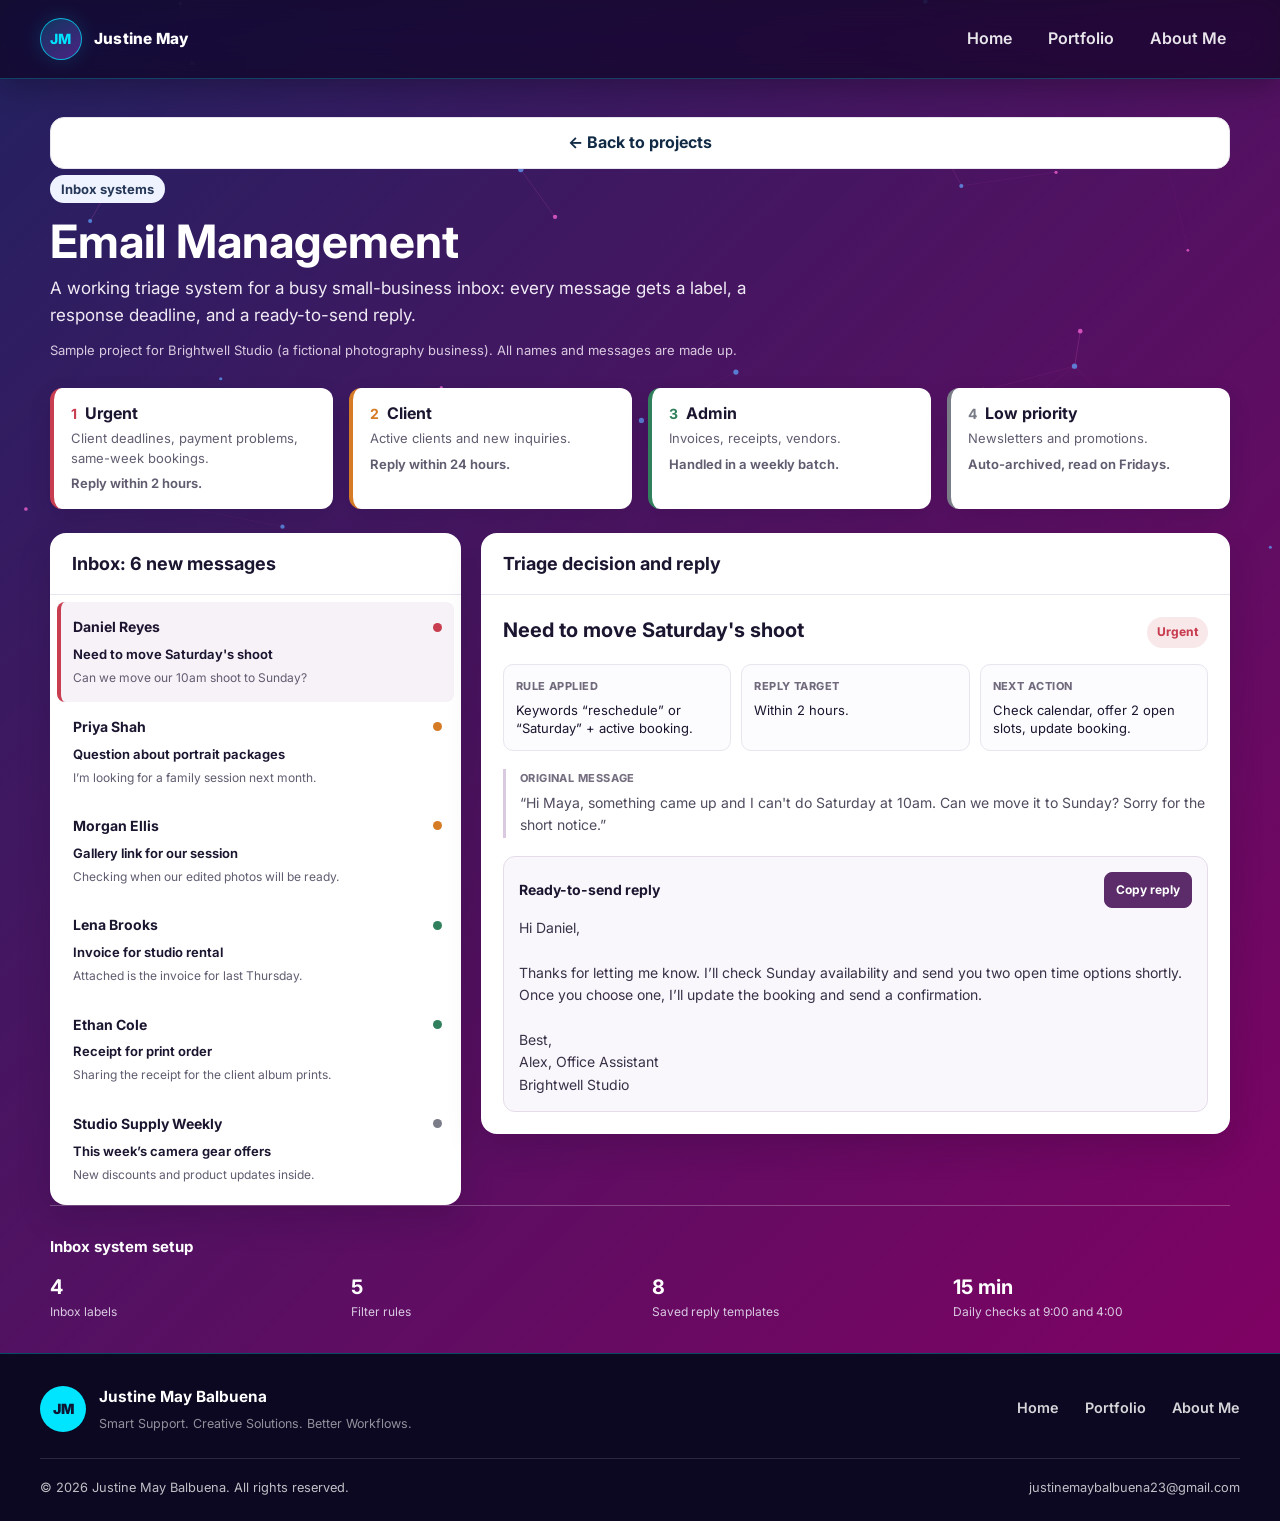
<file: project-email-management.html>
<!DOCTYPE html>
<html lang="en">

<head>
    <meta charset="UTF-8" />
    <meta name="viewport" content="width=device-width, initial-scale=1.0" />
    <meta name="description" content="A fictional Brightwell Studio inbox triage and email reply sample." />
    <title>Email Management | Virtual Assistant Portfolio</title>
    <link rel="icon" type="image/svg+xml" href="img/jm-favicon.svg" />
    <link rel="preconnect" href="https://fonts.googleapis.com" />
    <link rel="preconnect" href="https://fonts.gstatic.com" crossorigin />
    <link href="https://fonts.googleapis.com/css2?family=Inter:wght@400;600;700&display=swap" rel="stylesheet" />
    <link rel="stylesheet" href="css/style.css" />
    <link rel="stylesheet" href="css/jm-brand.css" />
    <link rel="stylesheet" href="css/footer.css" />
    <style>
        :root {
            color-scheme: light;
            font-family: "Segoe UI", system-ui, -apple-system, BlinkMacSystemFont, sans-serif;
            color: #1c1530;
            font-synthesis: none;
            text-rendering: optimizeLegibility;
            -webkit-font-smoothing: antialiased;
            --plum: #4a1a5c;
            --ink: #1c1530;
            --muted: #625c70;
            --line: #e9e5ee;
            --urgent: #c83d50;
            --client: #d57a25;
            --admin: #30805d;
            --low: #7a7d88;
        }

        * {
            box-sizing: border-box;
        }

        body {
            display: flex;
            min-height: 100vh;
            flex-direction: column;
            min-width: 320px;
            margin: 0;
        }

        main {
            display: flex;
            flex: 1 0 auto;
            flex-direction: column;
        }

        button {
            font: inherit;
        }

        .email-case-study {
            display: flex;
            flex: 1 0 auto;
            flex-direction: column;
            padding: 38px 22px 32px;
        }

        .page-shell {
            display: flex;
            width: min(100%, 1180px);
            flex: 1 0 auto;
            flex-direction: column;
            margin: 0 auto;
        }

        .case-study-back {
            margin-bottom: 6px;
        }

        .case-study-back:hover,
        .case-study-back:focus-visible {
            transform: translateY(-1px);
        }

        :focus-visible {
            outline: 3px solid #f5c96a;
            outline-offset: 3px;
        }

        .hero {
            margin-bottom: 27px;
            color: #fff;
        }

        .eyebrow {
            display: inline-flex;
            border-radius: 999px;
            padding: 5px 11px;
            background: #eef3ff;
            color: #263757;
            font-size: 13px;
            font-weight: 700;
            line-height: 1.4;
        }

        h1 {
            margin: 13px 0 7px;
            font-size: clamp(34px, 4vw, 46px);
            line-height: 1.12;
            letter-spacing: 0;
        }

        .intro {
            max-width: 760px;
            margin: 0;
            color: #f0eaf5;
            font-size: 17px;
            line-height: 1.6;
        }

        .fiction-note {
            margin: 12px 0 0;
            color: #d9c9e1;
            font-size: 13px;
            line-height: 1.5;
        }

        .priority-grid {
            display: grid;
            grid-template-columns: repeat(4, minmax(0, 1fr));
            gap: 16px;
            margin-bottom: 24px;
        }

        .priority-card {
            min-width: 0;
            border-left: 4px solid var(--priority-color);
            border-radius: 12px;
            padding: 15px 17px 16px;
            background: #fff;
            box-shadow: 0 8px 22px rgba(20, 8, 29, .12);
        }

        .priority-card h2 {
            display: flex;
            align-items: baseline;
            gap: 8px;
            margin: 0 0 6px;
            color: var(--ink);
            font-size: 16px;
            line-height: 1.3;
        }

        .priority-card h2 span {
            color: var(--priority-color);
            font-size: 14px;
        }

        .priority-card p {
            margin: 0;
            color: var(--muted);
            font-size: 13px;
            line-height: 1.48;
        }

        .priority-card p+p {
            margin-top: 6px;
            font-weight: 650;
        }

        .urgent {
            --priority-color: var(--urgent);
        }

        .client {
            --priority-color: var(--client);
        }

        .admin {
            --priority-color: var(--admin);
        }

        .low {
            --priority-color: var(--low);
        }

        .inbox-layout {
            display: grid;
            grid-template-columns: minmax(280px, .85fr) minmax(0, 1.55fr);
            align-items: start;
            gap: 20px;
        }

        .panel {
            min-width: 0;
            overflow: hidden;
            border-radius: 16px;
            background: #fff;
            box-shadow: 0 14px 34px rgba(20, 8, 29, .16);
        }

        .panel-heading {
            margin: 0;
            border-bottom: 1px solid var(--line);
            padding: 19px 22px;
            color: var(--ink);
            font-size: 18px;
            line-height: 1.3;
        }

        .message-list {
            display: grid;
            padding: 7px;
        }

        .message-button {
            display: block;
            width: 100%;
            min-width: 0;
            border: 0;
            border-left: 4px solid transparent;
            border-radius: 8px;
            padding: 13px 12px;
            background: transparent;
            color: var(--ink);
            cursor: pointer;
            text-align: left;
            transition: background .16s ease;
        }

        .message-button:hover {
            background: #f7f4f9;
        }

        .message-button[aria-pressed="true"] {
            border-left-color: var(--priority-color);
            background: #f6f2f8;
        }

        .message-button .sender-row {
            display: flex;
            align-items: center;
            justify-content: space-between;
            gap: 10px;
        }

        .message-button strong {
            overflow: hidden;
            font-size: 14px;
            text-overflow: ellipsis;
            white-space: nowrap;
        }

        .priority-dot {
            width: 9px;
            height: 9px;
            flex: 0 0 9px;
            border-radius: 50%;
            background: var(--priority-color);
        }

        .message-subject {
            display: block;
            overflow: hidden;
            margin-top: 4px;
            font-size: 13px;
            font-weight: 650;
            text-overflow: ellipsis;
            white-space: nowrap;
        }

        .message-preview {
            display: block;
            overflow: hidden;
            margin-top: 3px;
            color: var(--muted);
            font-size: 12px;
            text-overflow: ellipsis;
            white-space: nowrap;
        }

        .detail-content {
            padding: 22px;
        }

        .detail-topline {
            display: flex;
            align-items: flex-start;
            justify-content: space-between;
            gap: 14px;
            margin-bottom: 16px;
        }

        .detail-title {
            min-width: 0;
            margin: 0;
            color: var(--ink);
            font-size: 20px;
            line-height: 1.3;
        }

        .priority-tag {
            flex: 0 0 auto;
            border-radius: 999px;
            padding: 5px 10px;
            background: color-mix(in srgb, var(--priority-color) 12%, white);
            color: var(--priority-color);
            font-size: 12px;
            font-weight: 750;
        }

        .info-grid {
            display: grid;
            grid-template-columns: repeat(3, minmax(0, 1fr));
            gap: 10px;
            margin-bottom: 18px;
        }

        .info-box {
            min-width: 0;
            border: 1px solid var(--line);
            border-radius: 10px;
            padding: 12px;
            background: #fcfbfd;
        }

        .info-box h3 {
            margin: 0 0 5px;
            color: #716a7d;
            font-size: 11px;
            font-weight: 750;
            letter-spacing: .04em;
            text-transform: uppercase;
        }

        .info-box p {
            margin: 0;
            color: var(--ink);
            font-size: 13px;
            line-height: 1.45;
            overflow-wrap: anywhere;
        }

        .original-message {
            margin: 0 0 18px;
            border-left: 3px solid #d9c9e1;
            padding: 1px 0 1px 14px;
            color: #514b5e;
            font-size: 14px;
            line-height: 1.6;
        }

        .original-message::before {
            display: block;
            margin-bottom: 4px;
            color: #756e80;
            content: "Original message";
            font-size: 11px;
            font-weight: 750;
            letter-spacing: .04em;
            text-transform: uppercase;
        }

        .reply-box {
            border: 1px solid #e4dce9;
            border-radius: 12px;
            padding: 15px;
            background: #faf7fc;
        }

        .reply-heading {
            display: flex;
            align-items: center;
            justify-content: space-between;
            gap: 12px;
            margin-bottom: 9px;
        }

        .reply-heading h3 {
            margin: 0;
            color: var(--ink);
            font-size: 14px;
        }

        .copy-button {
            min-height: 36px;
            border: 1px solid #5b2c69;
            border-radius: 8px;
            padding: 7px 11px;
            background: #5b2c69;
            color: #fff;
            cursor: pointer;
            font-size: 12px;
            font-weight: 700;
        }

        .copy-button:hover {
            background: #42174f;
        }

        .copy-button:disabled {
            cursor: default;
            opacity: .8;
        }

        .reply-text {
            margin: 0;
            color: #383147;
            font-size: 14px;
            line-height: 1.6;
            white-space: pre-wrap;
        }

        .page-footer {
            display: grid;
            grid-template-columns: repeat(4, minmax(0, 1fr));
            gap: 18px 24px;
            margin-top: auto;
            border-top: 1px solid rgba(255, 255, 255, .24);
            padding-top: 30px;
        }

        .page-footer h2 {
            grid-column: 1 / -1;
            margin: 0;
            color: #fff;
            font-size: 15px;
            font-weight: 700;
            line-height: 1.4;
        }

        .setup-item {
            display: flex;
            min-width: 0;
            flex-direction: column;
            gap: 3px;
        }

        .setup-item strong {
            color: #fff;
            font-size: 20px;
            line-height: 1.25;
        }

        .setup-item span {
            color: #d9c9e1;
            font-size: 12px;
            line-height: 1.45;
        }

        @media (max-width: 680px) {
            .page-footer {
                grid-template-columns: repeat(2, minmax(0, 1fr));
                gap: 16px;
            }
        }

        @media (max-width: 900px) {
            .priority-grid {
                grid-template-columns: repeat(2, minmax(0, 1fr));
            }

            .inbox-layout {
                grid-template-columns: minmax(230px, .8fr) minmax(0, 1.2fr);
            }
        }

        @media (max-width: 680px) {
            .email-case-study {
                padding: 24px 15px 26px;
            }

            .priority-grid {
                gap: 10px;
            }

            .priority-card {
                padding: 13px 13px 14px;
            }

            .inbox-layout {
                grid-template-columns: minmax(0, 1fr);
                gap: 15px;
            }

            .message-list {
                grid-template-columns: repeat(2, minmax(0, 1fr));
            }

            .message-button {
                padding: 11px 9px;
            }

            .detail-content {
                padding: 17px;
            }

            .info-grid {
                grid-template-columns: minmax(0, 1fr);
            }
        }

        @media (max-width: 390px) {

            .priority-grid,
            .message-list {
                grid-template-columns: minmax(0, 1fr);
            }

            .detail-topline,
            .reply-heading {
                align-items: flex-start;
                flex-direction: column;
            }
        }
    </style>
</head>

<body>
    <canvas id="bg-canvas" aria-hidden="true"></canvas>
    <header class="site-header">
        <div class="container header-inner">
            <a href="index.html" class="brand" aria-label="Justine May home">
                <span class="brand-logo jm-brand-mark" aria-hidden="true">JM</span>
                <span class="brand-text jm-brand-text">Justine May</span>
            </a>
            <button class="mobile-toggle" aria-label="Open menu" aria-expanded="false">
                <span></span>
            </button>
            <nav aria-label="Main navigation">
                <ul class="main-nav">
                    <li class="nav-item"><a href="index.html" class="nav-link">Home</a></li>
                    <li class="nav-item"><a href="portfolio.html?person=justine" class="nav-link">Portfolio</a></li>
                    <li class="nav-item"><a href="about.html" class="nav-link">About Me</a></li>
                </ul>
            </nav>
        </div>
    </header>
    <main class="email-case-study">
        <div class="page-shell">
            <a class="btn btn-secondary case-study-back"
                href="portfolio.html?person=justine&amp;category=digital-workflow"
                aria-label="Back to Digital Workflow Support projects">&#8592; Back to projects</a>

            <header class="hero">
                <span class="eyebrow">Inbox systems</span>
                <h1>Email Management</h1>
                <p class="intro">A working triage system for a busy small-business inbox: every message gets a label, a
                    response deadline, and a ready-to-send reply.</p>
                <p class="fiction-note">Sample project for Brightwell Studio (a fictional photography business). All
                    names and messages are made up.</p>
            </header>

            <section class="priority-grid" aria-label="Inbox priority rules">
                <article class="priority-card urgent">
                    <h2><span>1</span> Urgent</h2>
                    <p>Client deadlines, payment problems, same-week bookings.</p>
                    <p>Reply within 2 hours.</p>
                </article>
                <article class="priority-card client">
                    <h2><span>2</span> Client</h2>
                    <p>Active clients and new inquiries.</p>
                    <p>Reply within 24 hours.</p>
                </article>
                <article class="priority-card admin">
                    <h2><span>3</span> Admin</h2>
                    <p>Invoices, receipts, vendors.</p>
                    <p>Handled in a weekly batch.</p>
                </article>
                <article class="priority-card low">
                    <h2><span>4</span> Low priority</h2>
                    <p>Newsletters and promotions.</p>
                    <p>Auto-archived, read on Fridays.</p>
                </article>
            </section>

            <section class="inbox-layout" aria-label="Inbox triage sample">
                <section class="panel" aria-labelledby="inbox-heading">
                    <h2 class="panel-heading" id="inbox-heading">Inbox: 6 new messages</h2>
                    <div class="message-list" id="message-list" role="group" aria-label="Choose an email to review">
                    </div>
                </section>
                <section class="panel" aria-labelledby="triage-heading" aria-live="polite">
                    <h2 class="panel-heading" id="triage-heading">Triage decision and reply</h2>
                    <div class="detail-content" id="email-detail"></div>
                </section>
            </section>
            <section class="page-footer" aria-labelledby="setup-heading">
                <h2 id="setup-heading">Inbox system setup</h2>
                <div class="setup-item"><strong>4</strong><span>Inbox labels</span></div>
                <div class="setup-item"><strong>5</strong><span>Filter rules</span></div>
                <div class="setup-item"><strong>8</strong><span>Saved reply templates</span></div>
                <div class="setup-item"><strong>15 min</strong><span>Daily checks at 9:00 and 4:00</span></div>
            </section>
        </div>
    </main>

    <footer class="jm-footer">
        <div class="container">
            <div class="jm-footer-top">
                <a href="index.html" class="jm-footer-brand">
                    <span class="jm-footer-mark" aria-hidden="true">JM</span>
                    <span><strong>Justine May Balbuena</strong><small>Smart Support. Creative Solutions. Better Workflows.</small></span>
                </a>
                <nav class="jm-footer-nav" aria-label="Footer navigation">
                    <a href="index.html">Home</a>
                    <a href="portfolio.html?person=justine">Portfolio</a>
                    <a href="about.html">About Me</a>
                </nav>
            </div>
            <div class="jm-footer-bottom">
                <span>© 2026 Justine May Balbuena. All rights reserved.</span>
                <a href="mailto:justinemaybalbuena23@gmail.com">justinemaybalbuena23@gmail.com</a>
            </div>
        </div>
    </footer>

    <script src="script.js"></script>
    <script src="particles.js"></script>
    <script>
        const emails = [
            {
                sender: 'Daniel Reyes', subject: "Need to move Saturday's shoot", preview: 'Can we move our 10am shoot to Sunday?', priority: 'Urgent', priorityClass: 'urgent',
                rule: 'Keywords “reschedule” or “Saturday” + active booking.', target: 'Within 2 hours.', action: 'Check calendar, offer 2 open slots, update booking.',
                original: "Hi Maya, something came up and I can't do Saturday at 10am. Can we move it to Sunday? Sorry for the short notice.",
                reply: "Hi Daniel,\n\nThanks for letting me know. I’ll check Sunday availability and send you two open time options shortly. Once you choose one, I’ll update the booking and send a confirmation.\n\nBest,\nAlex, Office Assistant\nBrightwell Studio"
            },
            {
                sender: 'Priya Shah', subject: 'Question about portrait packages', preview: 'I’m looking for a family session next month.', priority: 'Client', priorityClass: 'client',
                rule: 'New inquiry + package or availability question.', target: 'Within 24 hours.', action: 'Send current package guide and ask preferred dates.',
                original: 'Hello, I’m looking for a family portrait session sometime next month. Could you share your available packages and let me know what dates you have open?',
                reply: 'Hi Priya,\n\nThanks for reaching out to Brightwell Studio. I’d be happy to help with a family session. I’ve included our session options, and I can check availability once you share two or three dates that work for you.\n\nBest,\nAlex, Office Assistant\nBrightwell Studio'
            },
            {
                sender: 'Morgan Ellis', subject: 'Gallery link for our session', preview: 'Checking when our edited photos will be ready.', priority: 'Client', priorityClass: 'client',
                rule: 'Active client + delivery-status question.', target: 'Within 24 hours.', action: 'Check the editing tracker and confirm delivery date.',
                original: 'Hi, I wanted to check in on the gallery from our session last week. Do you have an estimated delivery date? Thank you!',
                reply: 'Hi Morgan,\n\nThanks for checking in. I’m confirming the current edit timeline and will send you a specific gallery delivery date today.\n\nBest,\nAlex, Office Assistant\nBrightwell Studio'
            },
            {
                sender: 'Lena Brooks', subject: 'Invoice for studio rental', preview: 'Attached is the invoice for last Thursday.', priority: 'Admin', priorityClass: 'admin',
                rule: 'Vendor invoice + no urgent payment deadline.', target: 'Weekly admin batch.', action: 'Log invoice, verify amount, queue for payment review.',
                original: 'Hi Brightwell Studio, attached is the invoice for the studio rental last Thursday. Please let me know if you need anything else.',
                reply: 'Hi Lena,\n\nThank you for sending the invoice. I’ve received it and added it to our payment review list. We’ll follow up if any additional details are needed.\n\nBest,\nAlex, Office Assistant\nBrightwell Studio'
            },
            {
                sender: 'Ethan Cole', subject: 'Receipt for print order', preview: 'Sharing the receipt for the client album prints.', priority: 'Admin', priorityClass: 'admin',
                rule: 'Receipt or expense record + no time-sensitive request.', target: 'Weekly admin batch.', action: 'Save receipt to monthly expenses and match to order.',
                original: 'Hi Maya, here’s the receipt for the album print order we discussed. The total was $186.40. Thanks!',
                reply: 'Hi Ethan,\n\nThanks for sending this over. I’ve received the receipt and will match it with the album order in our monthly expense records.\n\nBest,\nAlex, Office Assistant\nBrightwell Studio'
            },
            {
                sender: 'Studio Supply Weekly', subject: 'This week’s camera gear offers', preview: 'New discounts and product updates inside.', priority: 'Low priority', priorityClass: 'low',
                rule: 'Newsletter sender + no direct client or business action.', target: 'Read on Fridays.', action: 'Auto-archive; include in Friday newsletter review.',
                original: 'This week only: explore our latest camera accessories and subscriber deals. Browse the full collection in our online store.',
                reply: 'No reply needed. This newsletter is auto-archived for the Friday reading batch.'
            }
        ];

        const list = document.getElementById('message-list');
        const detail = document.getElementById('email-detail');
        let selectedIndex = 0;
        let copyTimer;

        function renderList() {
            list.innerHTML = emails.map((email, index) => `
        <button class="message-button ${email.priorityClass}" type="button" data-index="${index}" aria-pressed="${index === selectedIndex}" aria-controls="email-detail">
          <span class="sender-row"><strong>${email.sender}</strong><span class="priority-dot" aria-label="${email.priority}"></span></span>
          <span class="message-subject">${email.subject}</span>
          <span class="message-preview">${email.preview}</span>
        </button>
      `).join('');
        }

        function renderDetail() {
            const email = emails[selectedIndex];
            detail.innerHTML = `
        <div class="detail-topline">
          <h3 class="detail-title">${email.subject}</h3>
          <span class="priority-tag ${email.priorityClass}">${email.priority}</span>
        </div>
        <div class="info-grid">
          <section class="info-box"><h3>Rule applied</h3><p>${email.rule}</p></section>
          <section class="info-box"><h3>Reply target</h3><p>${email.target}</p></section>
          <section class="info-box"><h3>Next action</h3><p>${email.action}</p></section>
        </div>
        <blockquote class="original-message">“${email.original}”</blockquote>
        <section class="reply-box" aria-labelledby="reply-heading">
          <div class="reply-heading"><h3 id="reply-heading">Ready-to-send reply</h3><button class="copy-button" id="copy-reply" type="button">Copy reply</button></div>
          <p class="reply-text" id="reply-text"></p>
        </section>
      `;
            document.getElementById('reply-text').textContent = email.reply;
        }

        list.addEventListener('click', event => {
            const button = event.target.closest('.message-button');
            if (!button) return;
            selectedIndex = Number(button.dataset.index);
            renderList();
            renderDetail();
            list.querySelector(`[data-index="${selectedIndex}"]`).focus();
        });

        detail.addEventListener('click', async event => {
            const button = event.target.closest('#copy-reply');
            if (!button) return;
            const text = emails[selectedIndex].reply;
            try {
                await navigator.clipboard.writeText(text);
            } catch {
                const fallback = document.createElement('textarea');
                fallback.value = text;
                fallback.setAttribute('readonly', '');
                fallback.style.position = 'fixed';
                fallback.style.opacity = '0';
                document.body.appendChild(fallback);
                fallback.select();
                document.execCommand('copy');
                fallback.remove();
            }
            button.textContent = 'Copied';
            button.disabled = true;
            clearTimeout(copyTimer);
            copyTimer = setTimeout(() => {
                const currentButton = document.getElementById('copy-reply');
                if (currentButton) {
                    currentButton.textContent = 'Copy reply';
                    currentButton.disabled = false;
                }
            }, 1600);
        });

        renderList();
        renderDetail();
    </script>
</body>

</html>
</file>
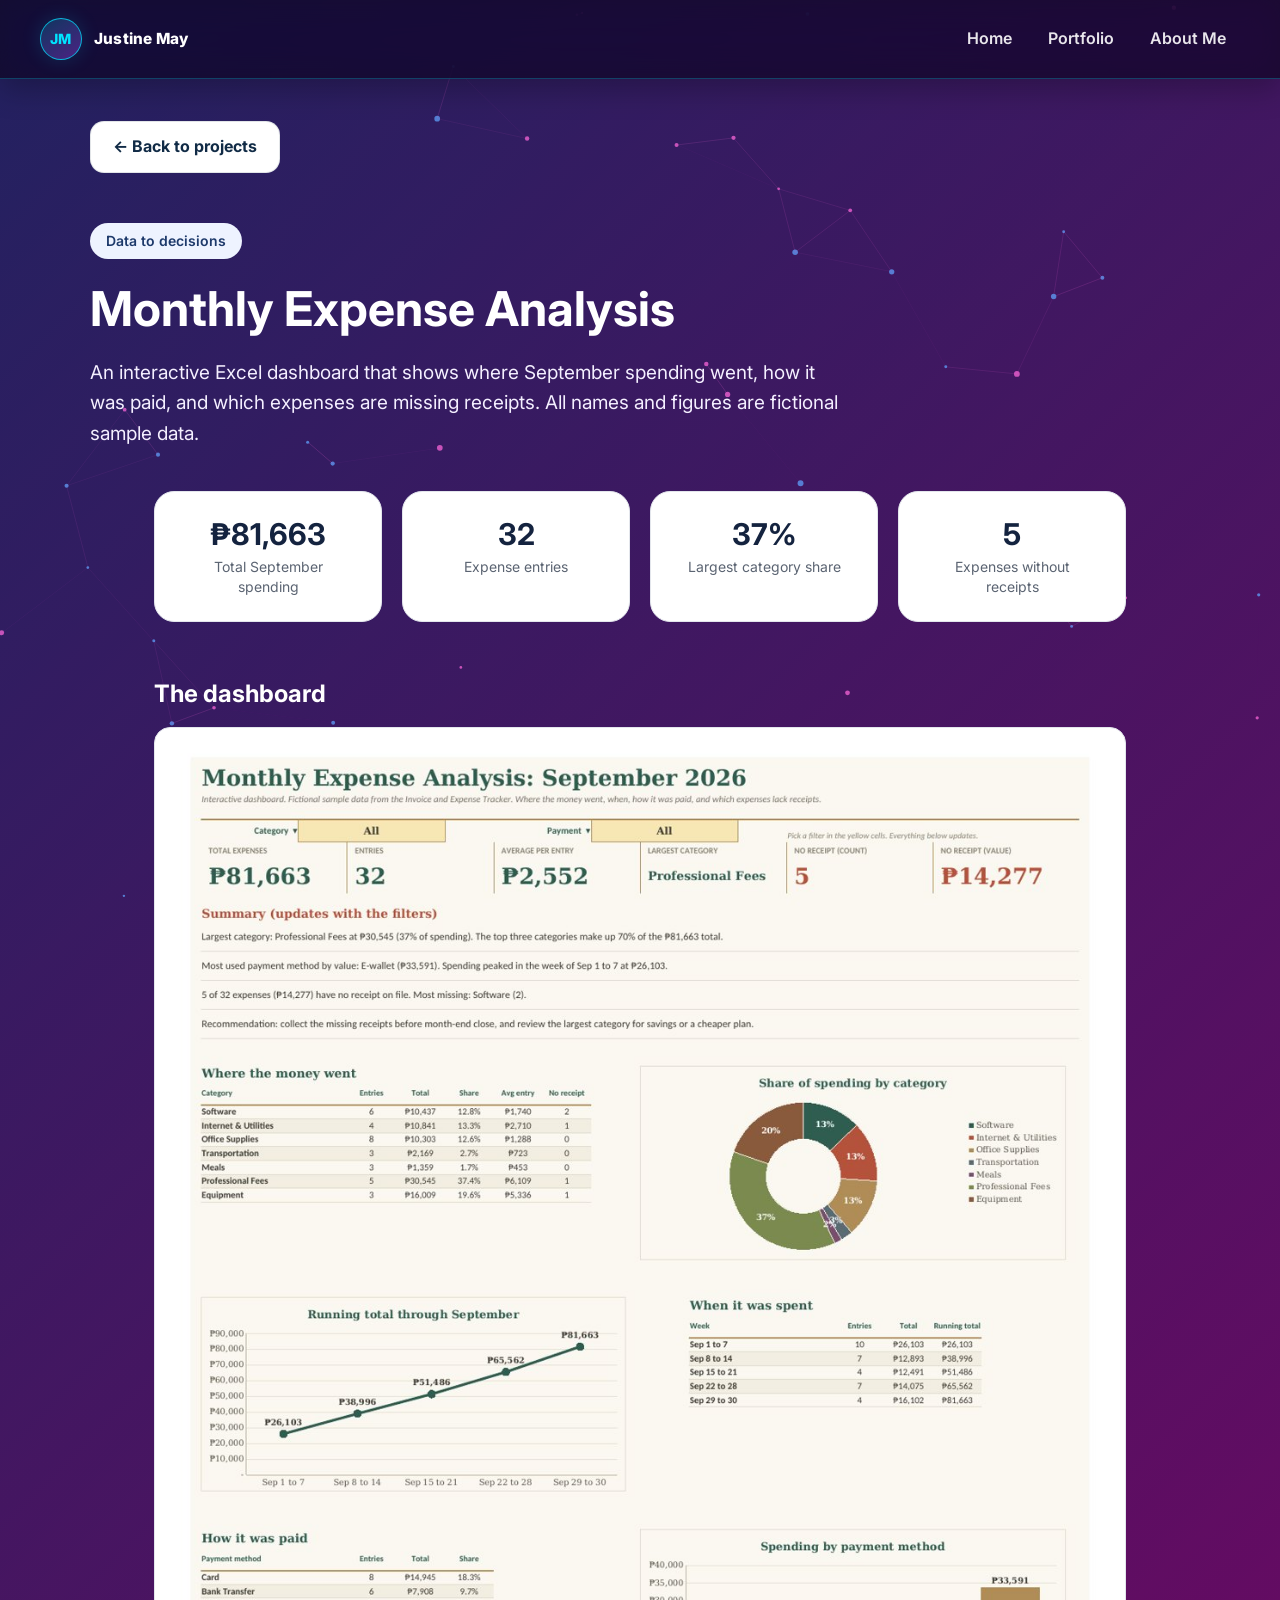
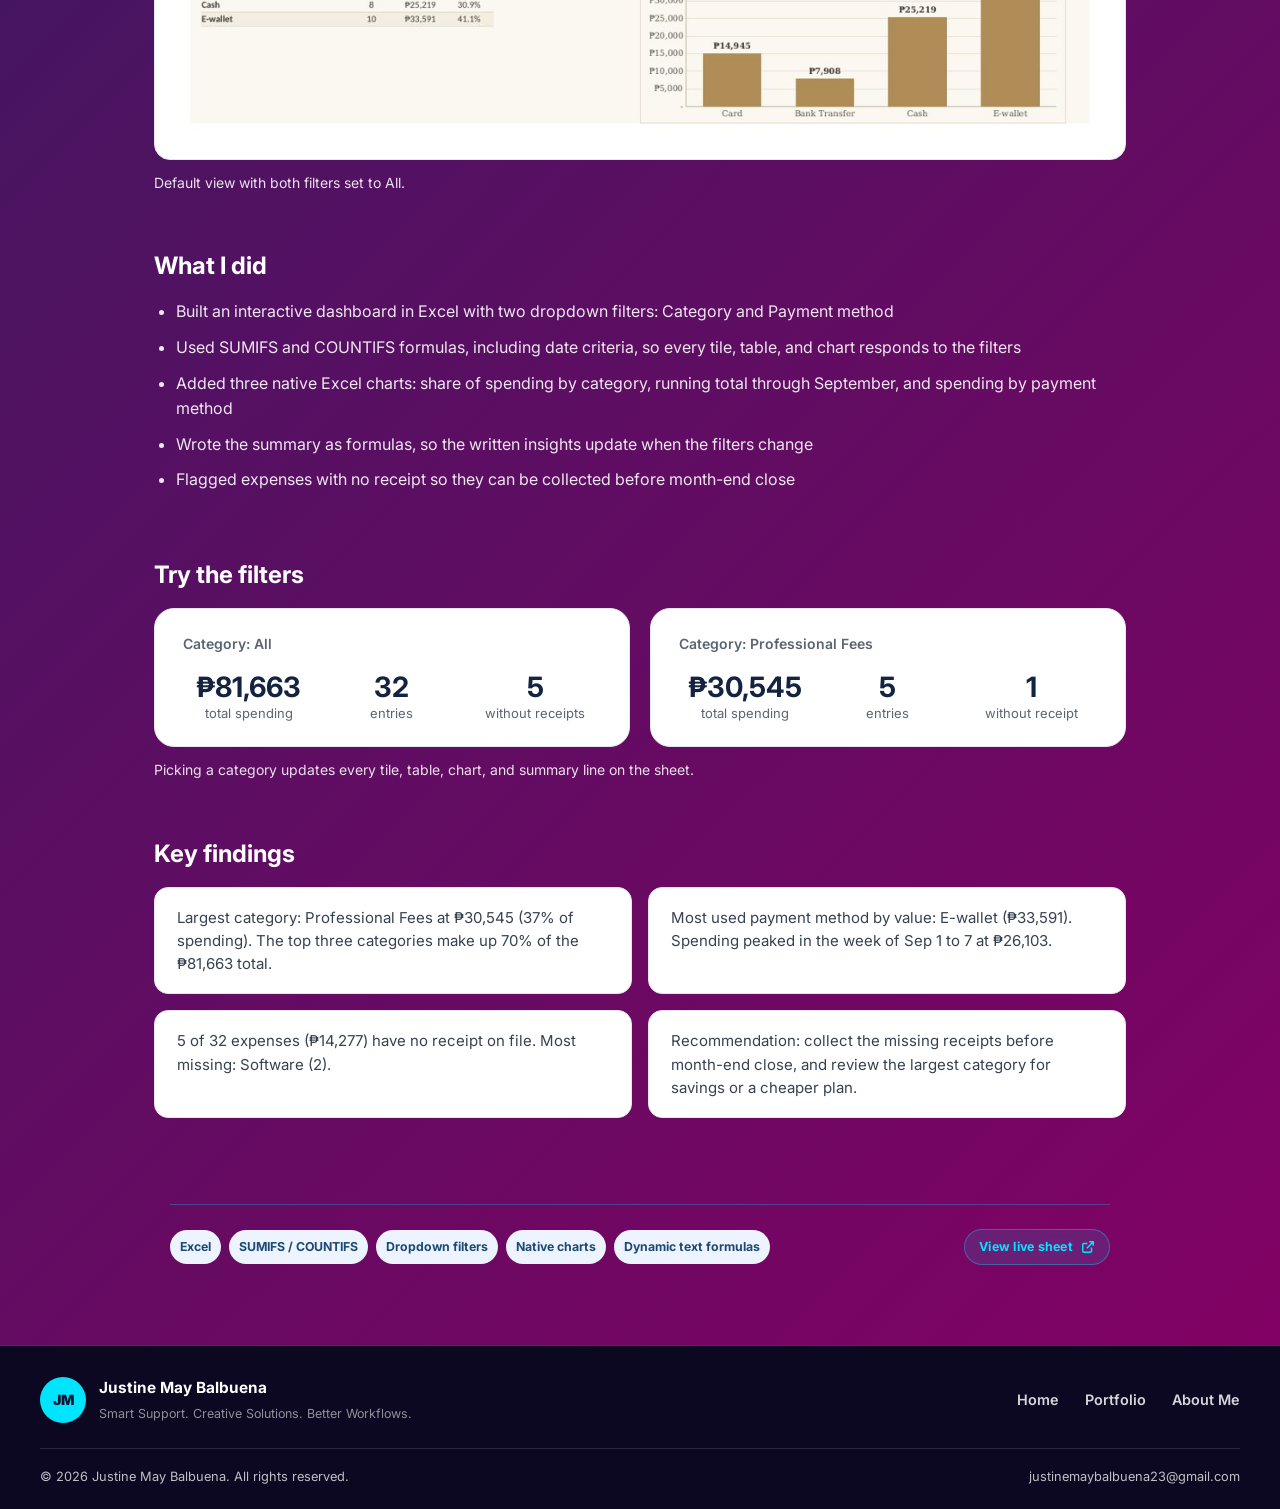
<file: project-expense-analysis.html>
<!DOCTYPE html>
<html lang="en">

<head>
    <meta charset="UTF-8" />
    <meta name="viewport" content="width=device-width, initial-scale=1.0" />
    <meta name="description" content="Monthly Expense Analysis dashboard project." />
    <title>Monthly Expense Analysis | Portfolio</title>
    <link rel="icon" type="image/svg+xml" href="img/jm-favicon.svg" />
    <link rel="preconnect" href="https://fonts.googleapis.com" />
    <link rel="preconnect" href="https://fonts.gstatic.com" crossorigin />
    <link href="https://fonts.googleapis.com/css2?family=Inter:wght@400;600;700&display=swap" rel="stylesheet" />
    <link rel="stylesheet" href="css/style.css" />
    <link rel="stylesheet" href="css/jm-brand.css" />
    <link rel="stylesheet" href="css/footer.css" />
    <link rel="stylesheet" href="project-detail.css" />
</head>

<body class="expense-analysis-page">
    <canvas id="bg-canvas" aria-hidden="true"></canvas>
    <header class="site-header">
        <div class="container header-inner">
            <a href="index.html" class="brand" aria-label="Justine May home">
                <span class="brand-logo jm-brand-mark" aria-hidden="true">JM</span>
                <span class="brand-text jm-brand-text">Justine May</span>
            </a>
            <button class="mobile-toggle" aria-label="Open menu" aria-expanded="false">
                <span></span>
            </button>
            <nav aria-label="Main navigation">
                <ul class="main-nav">
                    <li class="nav-item"><a href="index.html" class="nav-link">Home</a></li>
                    <li class="nav-item"><a href="portfolio.html?person=justine" class="nav-link">Portfolio</a></li>
                    <li class="nav-item"><a href="about.html" class="nav-link">About Me</a></li>
                </ul>
            </nav>
        </div>
    </header>

    <main>
        <section class="case-study-banner expense-analysis-hero">
            <div class="container detail-hero-inner">
                <a class="btn btn-secondary case-study-back expense-analysis-back"
                    href="portfolio.html?person=justine&amp;category=data-analytics">&larr; Back to projects</a>
                <span class="tag-pill">Data to decisions</span>
                <h1>Monthly Expense Analysis</h1>
                <p class="expense-analysis-intro">An interactive Excel dashboard that shows where September spending
                    went, how it was paid, and which expenses are missing receipts. All names and figures are fictional
                    sample data.</p>
            </div>
        </section>

        <div class="detail-main expense-analysis-main">
            <section class="stat-grid" aria-labelledby="expense-summary-heading">
                <h2 class="expense-analysis-visually-hidden" id="expense-summary-heading">Monthly expense summary</h2>
                <article class="stat-tile"><strong>₱81,663</strong><span>Total September spending</span></article>
                <article class="stat-tile"><strong>32</strong><span>Expense entries</span></article>
                <article class="stat-tile"><strong>37%</strong><span>Largest category share</span></article>
                <article class="stat-tile"><strong>5</strong><span>Expenses without receipts</span></article>
            </section>

            <section class="expense-analysis-section" aria-labelledby="expense-dashboard-heading">
                <h2 id="expense-dashboard-heading">The dashboard</h2>
                <figure class="expense-dashboard-frame">
                    <img src="img/expense-dashboard.jpg"
                        alt="Monthly Expense Analysis dashboard in Excel, showing summary figures, spending by category, a running total, and payment methods"
                        loading="lazy" />
                </figure>
                <p class="expense-analysis-caption">Default view with both filters set to All.</p>
            </section>

            <section class="expense-analysis-section" aria-labelledby="expense-work-heading">
                <h2 id="expense-work-heading">What I did</h2>
                <ul class="expense-analysis-work-list">
                    <li>Built an interactive dashboard in Excel with two dropdown filters: Category and Payment method
                    </li>
                    <li>Used SUMIFS and COUNTIFS formulas, including date criteria, so every tile, table, and chart
                        responds to the filters</li>
                    <li>Added three native Excel charts: share of spending by category, running total through September,
                        and spending by payment method</li>
                    <li>Wrote the summary as formulas, so the written insights update when the filters change</li>
                    <li>Flagged expenses with no receipt so they can be collected before month-end close</li>
                </ul>
            </section>

            <section class="expense-analysis-section" aria-labelledby="expense-filters-heading">
                <h2 id="expense-filters-heading">Try the filters</h2>
                <div class="expense-comparison-grid">
                    <article class="expense-comparison-card">
                        <h3>Category: All</h3>
                        <div class="expense-comparison-figures">
                            <div><strong>₱81,663</strong><span>total spending</span></div>
                            <div><strong>32</strong><span>entries</span></div>
                            <div><strong>5</strong><span>without receipts</span></div>
                        </div>
                    </article>
                    <article class="expense-comparison-card">
                        <h3>Category: Professional Fees</h3>
                        <div class="expense-comparison-figures">
                            <div><strong>₱30,545</strong><span>total spending</span></div>
                            <div><strong>5</strong><span>entries</span></div>
                            <div><strong>1</strong><span>without receipt</span></div>
                        </div>
                    </article>
                </div>
                <p class="expense-analysis-caption">Picking a category updates every tile, table, chart, and summary
                    line on the sheet.</p>
            </section>

            <section class="expense-analysis-section" aria-labelledby="expense-findings-heading">
                <h2 id="expense-findings-heading">Key findings</h2>
                <div class="expense-findings-grid">
                    <article>Largest category: Professional Fees at ₱30,545 (37% of spending). The top three categories
                        make up 70% of the ₱81,663 total.</article>
                    <article>Most used payment method by value: E-wallet (₱33,591). Spending peaked in the week of Sep 1
                        to 7 at ₱26,103.</article>
                    <article>5 of 32 expenses (₱14,277) have no receipt on file. Most missing: Software (2).</article>
                    <article>Recommendation: collect the missing receipts before month-end close, and review the largest
                        category for savings or a cheaper plan.</article>
                </div>
            </section>

            <section class="case-study-footer-section">
                <div class="container case-study-footer-row">
                    <div class="project-tools case-study-tools" aria-label="Tools used">
                        <span class="tool-tag">Excel</span>
                        <span class="tool-tag">SUMIFS / COUNTIFS</span>
                        <span class="tool-tag">Dropdown filters</span>
                        <span class="tool-tag">Native charts</span>
                        <span class="tool-tag">Dynamic text formulas</span>
                    </div>
                    <a class="btn-more-works case-study-sheet-link"
                        href="https://docs.google.com/spreadsheets/d/15PN5TJfMLWdFgG41IeNNdZYmenRlAImm/edit?usp=sharing&amp;ouid=103921579475986521223&amp;rtpof=true&amp;sd=true"
                        target="_blank" rel="noopener noreferrer">
                        <span>View live sheet</span>
                        <svg width="14" height="14" viewBox="0 0 24 24" fill="none" stroke="currentColor"
                            stroke-width="2.5" aria-hidden="true">
                            <path d="M14 3h7v7M10 14 21 3M18 13v6a2 2 0 0 1-2 2H5a2 2 0 0 1-2-2V8a2 2 0 0 1 2-2h6" />
                        </svg>
                    </a>
                </div>
            </section>
        </div>
    </main>

    <footer class="jm-footer">
        <div class="container">
            <div class="jm-footer-top">
                <a href="index.html" class="jm-footer-brand">
                    <span class="jm-footer-mark" aria-hidden="true">JM</span>
                    <span><strong>Justine May Balbuena</strong><small>Smart Support. Creative Solutions. Better Workflows.</small></span>
                </a>
                <nav class="jm-footer-nav" aria-label="Footer navigation">
                    <a href="index.html">Home</a>
                    <a href="portfolio.html?person=justine">Portfolio</a>
                    <a href="about.html">About Me</a>
                </nav>
            </div>
            <div class="jm-footer-bottom">
                <span>© 2026 Justine May Balbuena. All rights reserved.</span>
                <a href="mailto:justinemaybalbuena23@gmail.com">justinemaybalbuena23@gmail.com</a>
            </div>
        </div>
    </footer>
    <script src="particles.js"></script>
    <script src="script.js"></script>
</body>

</html>
</file>
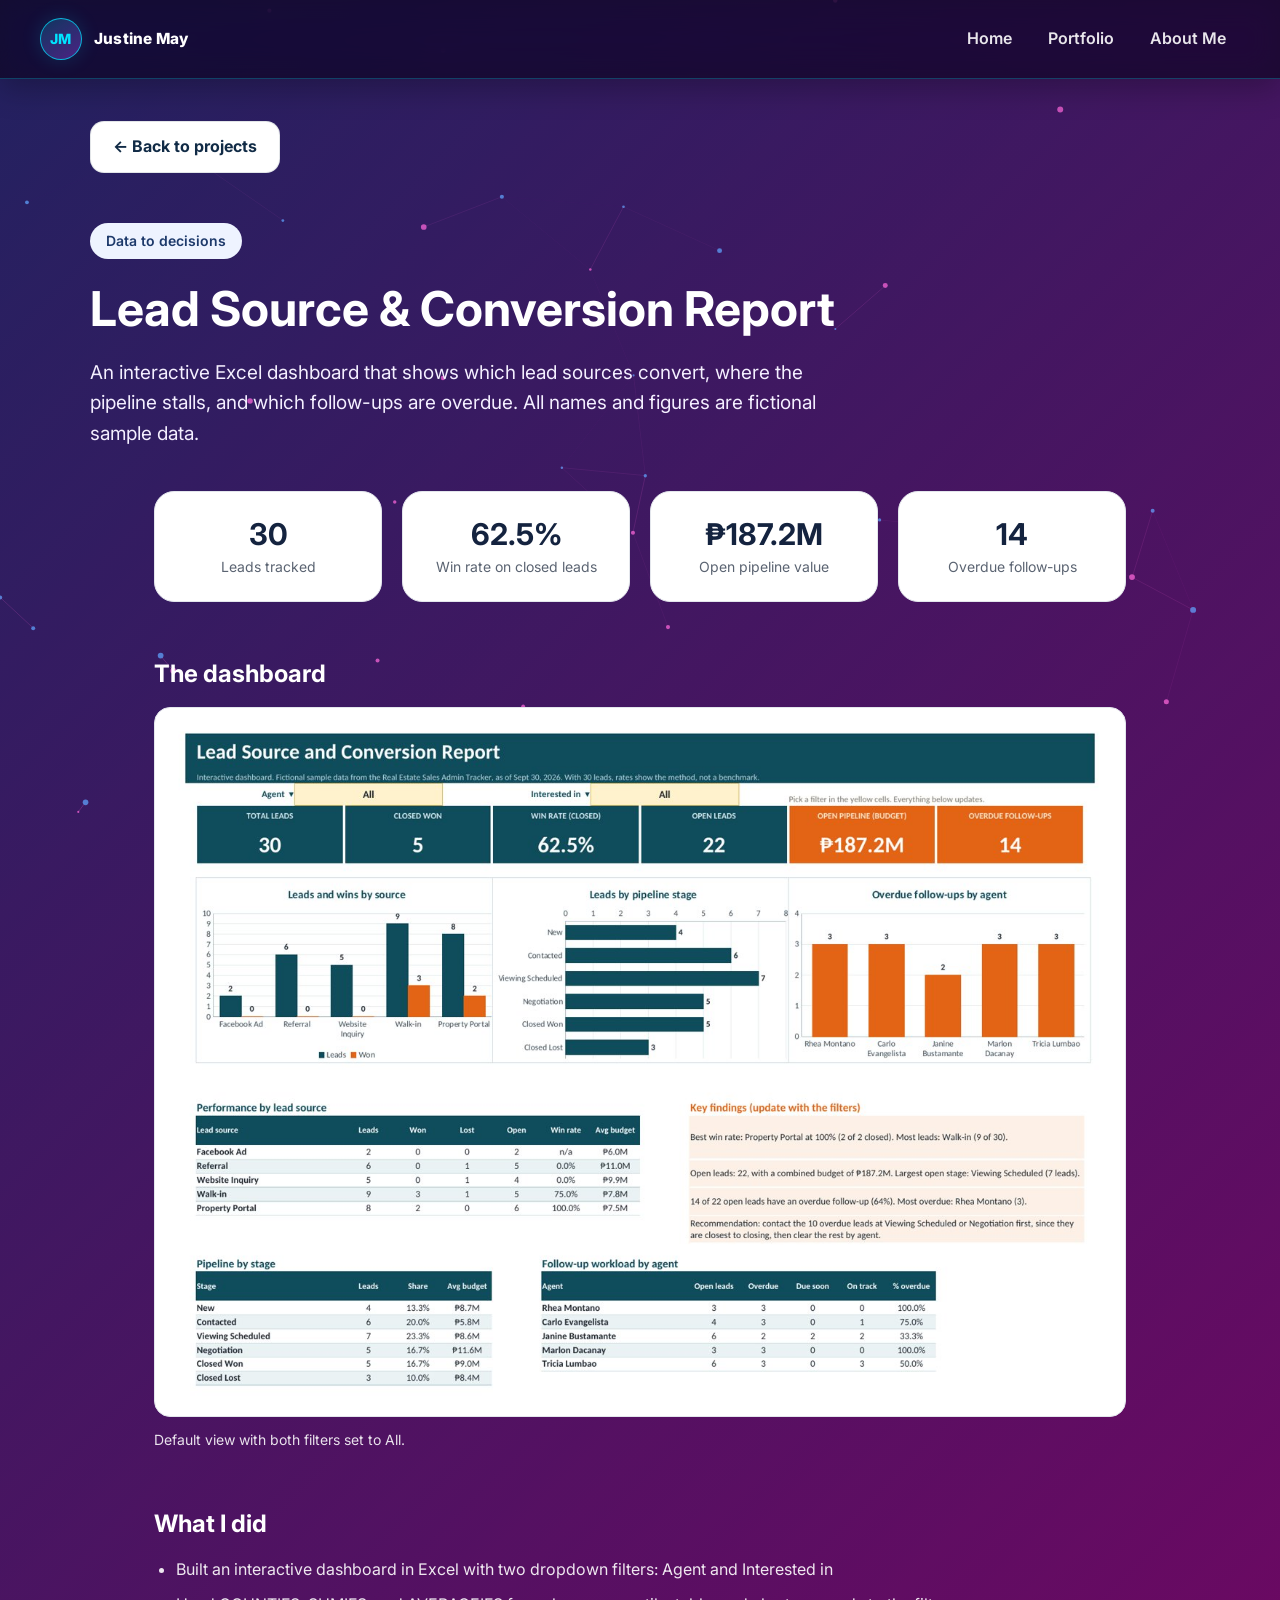
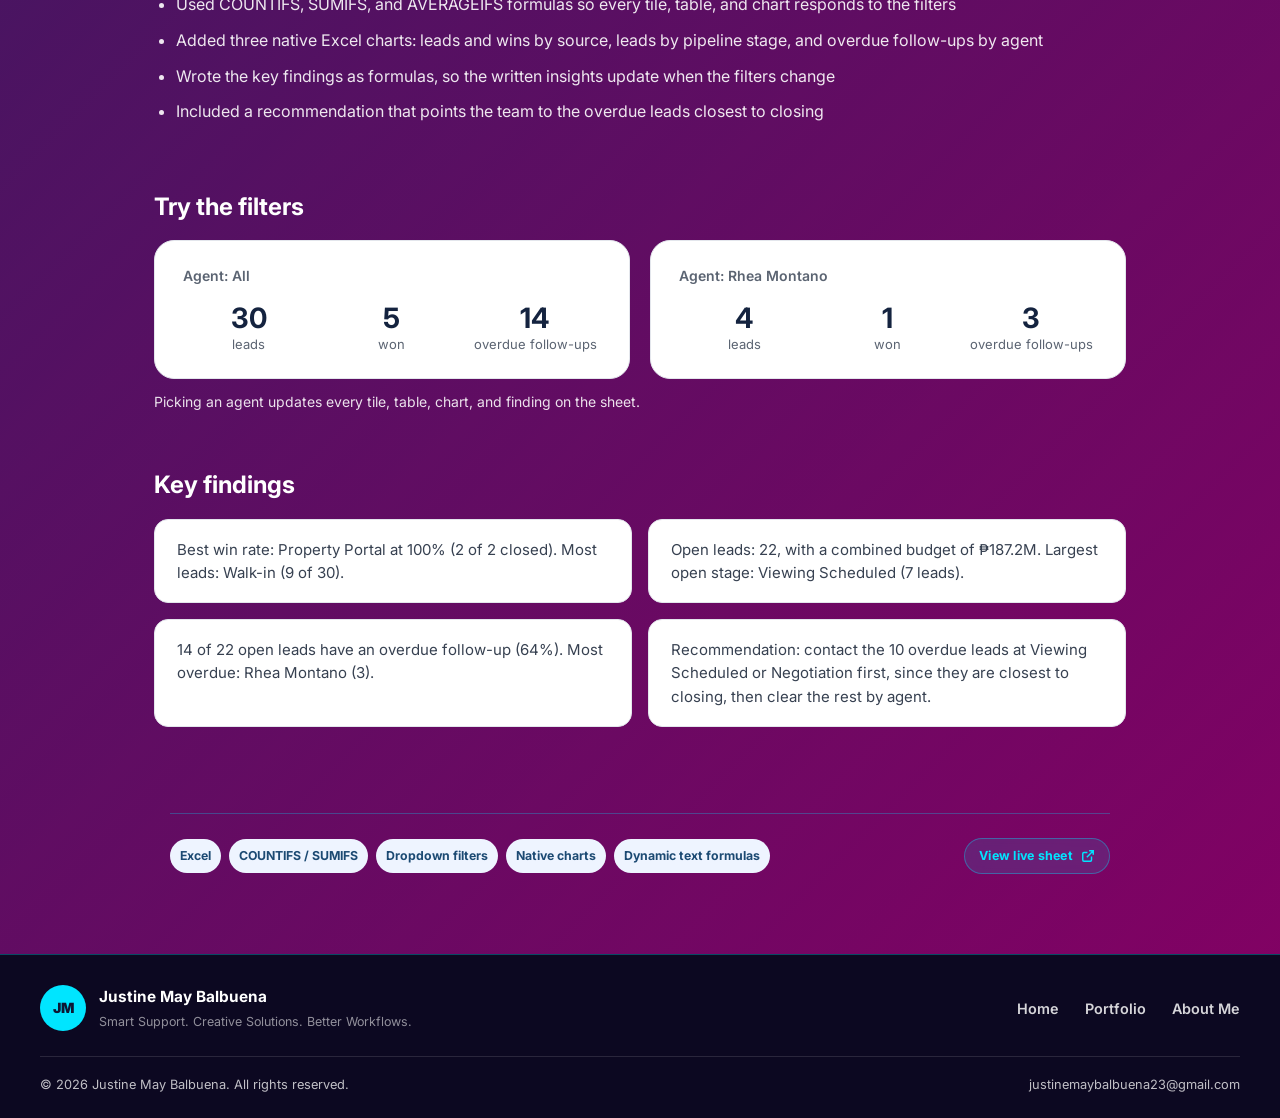
<file: project-lead-report.html>
<!DOCTYPE html>
<html lang="en">

<head>
    <meta charset="UTF-8" />
    <meta name="viewport" content="width=device-width, initial-scale=1.0" />
    <meta name="description" content="Lead source and conversion reporting dashboard project." />
    <title>Lead Source &amp; Conversion Report | Portfolio</title>
    <link rel="icon" type="image/svg+xml" href="img/jm-favicon.svg" />
    <link rel="preconnect" href="https://fonts.googleapis.com" />
    <link rel="preconnect" href="https://fonts.gstatic.com" crossorigin />
    <link href="https://fonts.googleapis.com/css2?family=Inter:wght@400;600;700&display=swap" rel="stylesheet" />
    <link rel="stylesheet" href="css/style.css" />
    <link rel="stylesheet" href="css/jm-brand.css" />
    <link rel="stylesheet" href="css/footer.css" />
    <link rel="stylesheet" href="project-detail.css" />
</head>

<body class="lead-report-page">
    <canvas id="bg-canvas" aria-hidden="true"></canvas>
    <header class="site-header">
        <div class="container header-inner">
            <a href="index.html" class="brand" aria-label="Justine May home">
                <span class="brand-logo jm-brand-mark" aria-hidden="true">JM</span>
                <span class="brand-text jm-brand-text">Justine May</span>
            </a>
            <button class="mobile-toggle" aria-label="Open menu" aria-expanded="false">
                <span></span>
            </button>
            <nav aria-label="Main navigation">
                <ul class="main-nav">
                    <li class="nav-item"><a href="index.html" class="nav-link">Home</a></li>
                    <li class="nav-item"><a href="portfolio.html?person=justine" class="nav-link">Portfolio</a></li>
                    <li class="nav-item"><a href="about.html" class="nav-link">About Me</a></li>
                </ul>
            </nav>
        </div>
    </header>

    <main>
        <section class="case-study-banner lead-report-hero">
            <div class="container detail-hero-inner">
                <a class="btn btn-secondary case-study-back lead-report-back"
                    href="portfolio.html?person=justine&amp;category=data-analytics">&larr; Back to projects</a>
                <span class="tag-pill">Data to decisions</span>
                <h1>Lead Source &amp; Conversion Report</h1>
                <p class="lead-report-intro">An interactive Excel dashboard that shows which lead sources convert, where
                    the pipeline stalls, and which follow-ups are overdue. All names and figures are fictional sample
                    data.</p>
            </div>
        </section>

        <div class="detail-main lead-report-main">
            <section class="stat-grid" aria-labelledby="lead-report-metrics-heading">
                <h2 class="lead-report-visually-hidden" id="lead-report-metrics-heading">Project metrics</h2>
                <article class="stat-tile"><strong>30</strong><span>Leads tracked</span></article>
                <article class="stat-tile"><strong>62.5%</strong><span>Win rate on closed leads</span></article>
                <article class="stat-tile"><strong>₱187.2M</strong><span>Open pipeline value</span></article>
                <article class="stat-tile"><strong>14</strong><span>Overdue follow-ups</span></article>
            </section>

            <section class="detail-section" aria-labelledby="lead-report-dashboard-heading">
                <h2 id="lead-report-dashboard-heading">The dashboard</h2>
                <figure class="lead-report-dashboard-frame">
                    <img src="img/lead-report-dashboard.jpg"
                        alt="Lead Source and Conversion Report dashboard in Excel, showing summary tiles, three charts, and tables"
                        loading="lazy" />
                </figure>
                <p class="lead-report-caption">Default view with both filters set to All.</p>
            </section>

            <section class="detail-section" aria-labelledby="lead-report-work-heading">
                <h2 id="lead-report-work-heading">What I did</h2>
                <ul class="lead-report-work-list">
                    <li>Built an interactive dashboard in Excel with two dropdown filters: Agent and Interested in</li>
                    <li>Used COUNTIFS, SUMIFS, and AVERAGEIFS formulas so every tile, table, and chart responds to the
                        filters</li>
                    <li>Added three native Excel charts: leads and wins by source, leads by pipeline stage, and overdue
                        follow-ups by agent</li>
                    <li>Wrote the key findings as formulas, so the written insights update when the filters change</li>
                    <li>Included a recommendation that points the team to the overdue leads closest to closing</li>
                </ul>
            </section>

            <section class="detail-section" aria-labelledby="lead-report-filters-heading">
                <h2 id="lead-report-filters-heading">Try the filters</h2>
                <div class="lead-report-comparison-grid">
                    <article class="lead-report-comparison-card">
                        <h3>Agent: All</h3>
                        <div class="lead-report-figures">
                            <div><strong>30</strong><span>leads</span></div>
                            <div><strong>5</strong><span>won</span></div>
                            <div><strong>14</strong><span>overdue follow-ups</span></div>
                        </div>
                    </article>
                    <article class="lead-report-comparison-card">
                        <h3>Agent: Rhea Montano</h3>
                        <div class="lead-report-figures">
                            <div><strong>4</strong><span>leads</span></div>
                            <div><strong>1</strong><span>won</span></div>
                            <div><strong>3</strong><span>overdue follow-ups</span></div>
                        </div>
                    </article>
                </div>
                <p class="lead-report-caption">Picking an agent updates every tile, table, chart, and finding on the
                    sheet.</p>
            </section>

            <section class="detail-section" aria-labelledby="lead-report-findings-heading">
                <h2 id="lead-report-findings-heading">Key findings</h2>
                <div class="lead-report-findings-grid">
                    <article>Best win rate: Property Portal at 100% (2 of 2 closed). Most leads: Walk-in (9 of 30).
                    </article>
                    <article>Open leads: 22, with a combined budget of ₱187.2M. Largest open stage: Viewing Scheduled (7
                        leads).</article>
                    <article>14 of 22 open leads have an overdue follow-up (64%). Most overdue: Rhea Montano (3).
                    </article>
                    <article>Recommendation: contact the 10 overdue leads at Viewing Scheduled or Negotiation first,
                        since they are closest to closing, then clear the rest by agent.</article>
                </div>
            </section>

            <section class="case-study-footer-section">
                <div class="container case-study-footer-row">
                    <div class="project-tools case-study-tools" aria-label="Tools used">
                        <span class="tool-tag">Excel</span>
                        <span class="tool-tag">COUNTIFS / SUMIFS</span>
                        <span class="tool-tag">Dropdown filters</span>
                        <span class="tool-tag">Native charts</span>
                        <span class="tool-tag">Dynamic text formulas</span>
                    </div>
                    <a class="btn-more-works case-study-sheet-link"
                        href="https://docs.google.com/spreadsheets/d/1jOyu_ujRJe_fvD6Bb8FHu_MuFf_3KlG7/edit?usp=sharing&amp;ouid=103921579475986521223&amp;rtpof=true&amp;sd=true"
                        target="_blank" rel="noopener noreferrer">
                        <span>View live sheet</span>
                        <svg width="14" height="14" viewBox="0 0 24 24" fill="none" stroke="currentColor"
                            stroke-width="2.5" aria-hidden="true">
                            <path d="M14 3h7v7M10 14 21 3M18 13v6a2 2 0 0 1-2 2H5a2 2 0 0 1-2-2V8a2 2 0 0 1 2-2h6" />
                        </svg>
                    </a>
                </div>
            </section>
        </div>
    </main>

    <footer class="jm-footer">
        <div class="container">
            <div class="jm-footer-top">
                <a href="index.html" class="jm-footer-brand">
                    <span class="jm-footer-mark" aria-hidden="true">JM</span>
                    <span><strong>Justine May Balbuena</strong><small>Smart Support. Creative Solutions. Better Workflows.</small></span>
                </a>
                <nav class="jm-footer-nav" aria-label="Footer navigation">
                    <a href="index.html">Home</a>
                    <a href="portfolio.html?person=justine">Portfolio</a>
                    <a href="about.html">About Me</a>
                </nav>
            </div>
            <div class="jm-footer-bottom">
                <span>© 2026 Justine May Balbuena. All rights reserved.</span>
                <a href="mailto:justinemaybalbuena23@gmail.com">justinemaybalbuena23@gmail.com</a>
            </div>
        </div>
    </footer>
    <script src="particles.js"></script>
    <script src="script.js"></script>
</body>

</html>
</file>
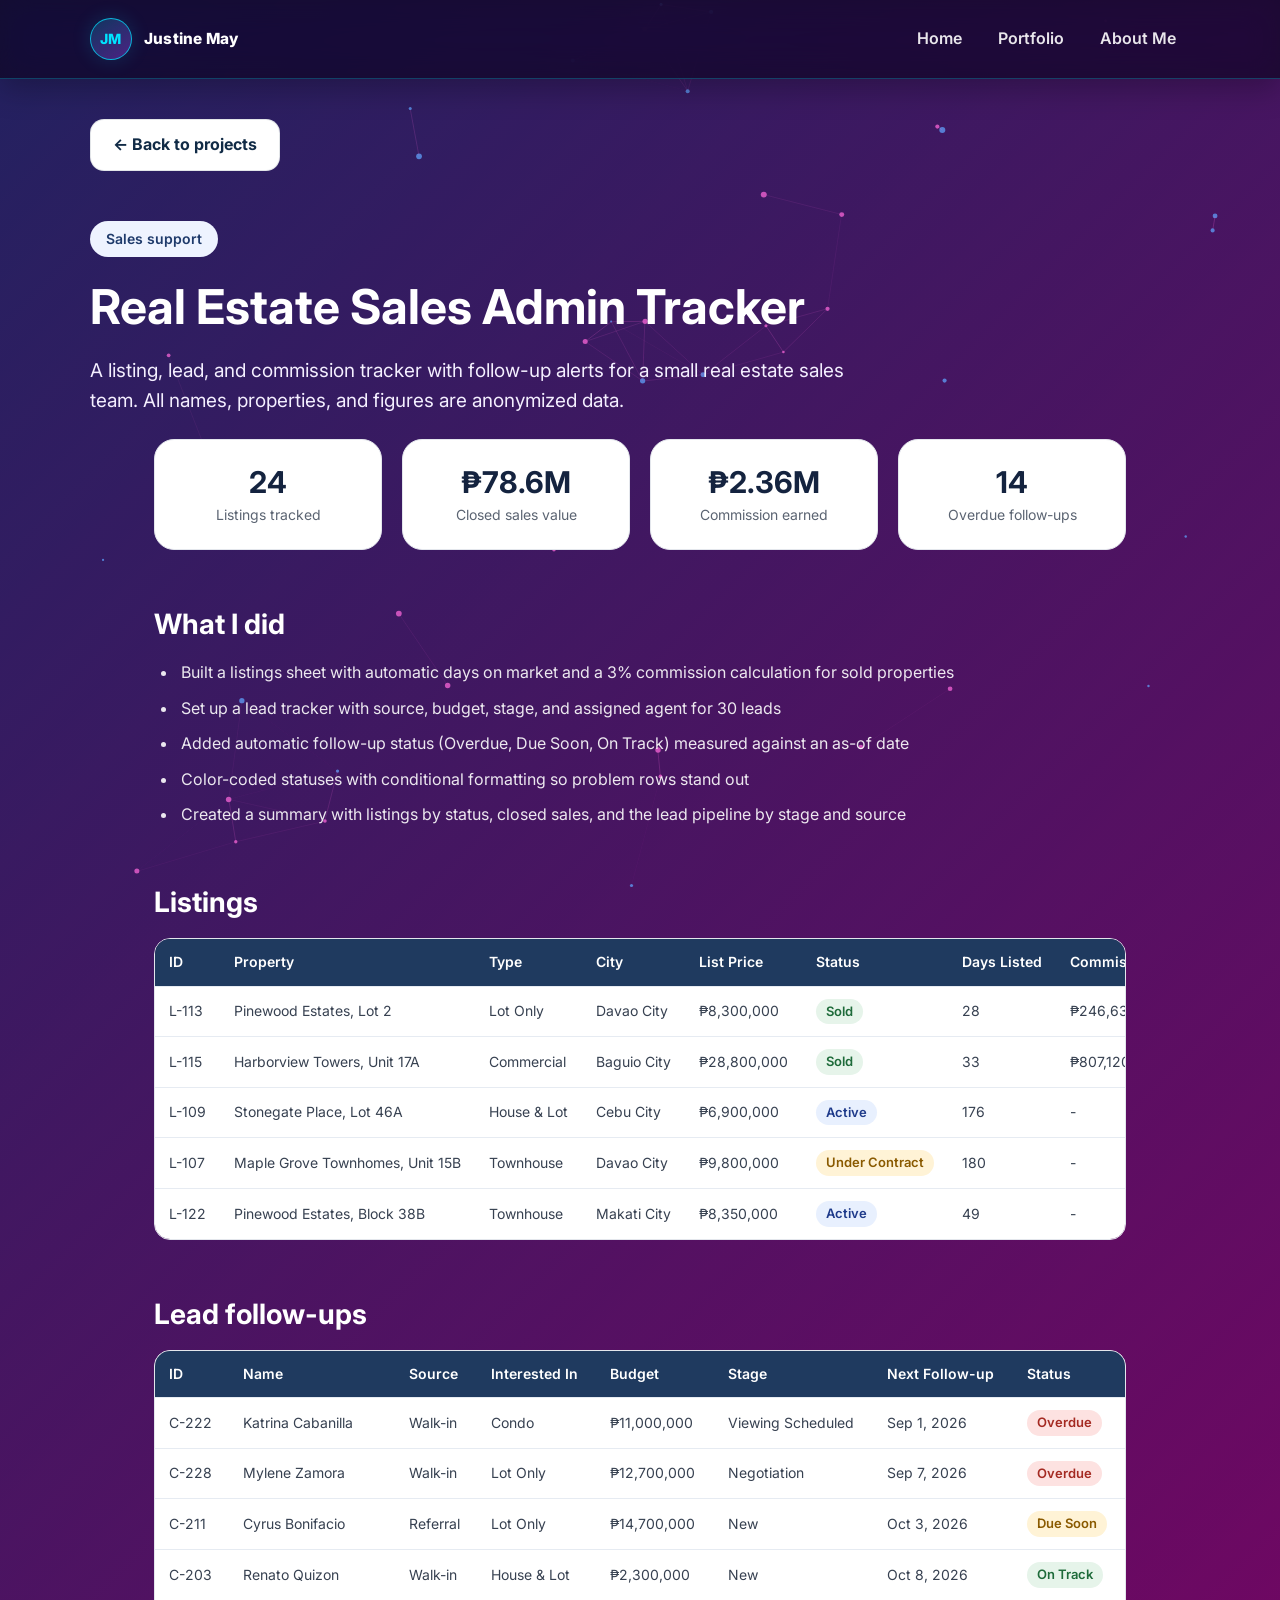
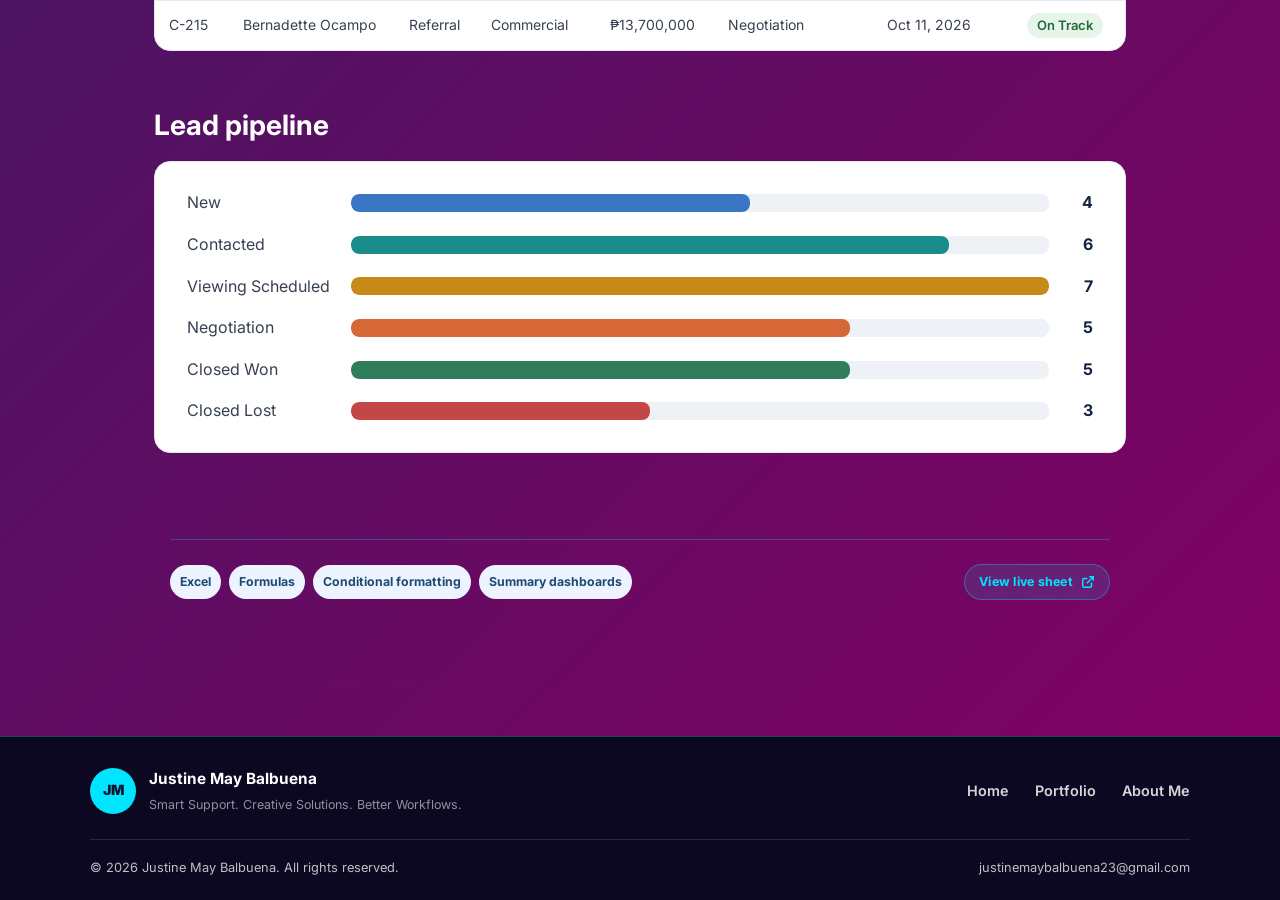
<file: project-real-estate.html>
<!DOCTYPE html>
<html lang="en">

<head>
    <meta charset="UTF-8" />
    <meta name="viewport" content="width=device-width, initial-scale=1.0" />
    <meta name="description"
        content="A sample real estate listing, lead, and commission tracker with follow-up alerts." />
    <title>Real Estate Sales Admin Tracker | Justine May Balbuena</title>
    <link rel="icon" type="image/svg+xml" href="img/jm-favicon.svg" />
    <link rel="preconnect" href="https://fonts.googleapis.com" />
    <link rel="preconnect" href="https://fonts.gstatic.com" crossorigin />
    <link href="https://fonts.googleapis.com/css2?family=Inter:wght@400;600;700&display=swap" rel="stylesheet" />
    <link rel="stylesheet" href="css/style.css" />
    <link rel="stylesheet" href="css/jm-brand.css" />
    <link rel="stylesheet" href="css/footer.css" />
    <link rel="stylesheet" href="project-detail.css" />
</head>

<body class="real-estate-case-study-page">
    <canvas id="bg-canvas" aria-hidden="true"></canvas>
    <header class="site-header">
        <div class="container header-inner">
            <a href="index.html" class="brand" aria-label="Justine May home">
                <span class="brand-logo jm-brand-mark" aria-hidden="true">JM</span>
                <span class="brand-text jm-brand-text">Justine May</span>
            </a>
            <button class="mobile-toggle" aria-label="Open menu" aria-expanded="false">
                <span></span>
            </button>
            <nav aria-label="Main navigation">
                <ul class="main-nav">
                    <li class="nav-item"><a href="index.html" class="nav-link">Home</a></li>
                    <li class="nav-item"><a href="portfolio.html?person=justine" class="nav-link">Portfolio</a></li>
                    <li class="nav-item"><a href="about.html" class="nav-link">About Me</a></li>
                </ul>
            </nav>
        </div>
    </header>

    <main class="real-estate-case-study-main">
        <section class="case-study-banner">
            <div class="container">
                <div class="detail-hero-inner">
                    <a class="btn btn-secondary case-study-back"
                        href="portfolio.html?person=justine&amp;category=admin-operations">&larr; Back to projects</a>
                    <span class="tag-pill">Sales support</span>
                    <h1>Real Estate Sales Admin Tracker</h1>
                    <p class="detail-intro">A listing, lead, and commission tracker with follow-up alerts for a small
                        real
                        estate sales team. All names, properties, and figures are anonymized data.</p>
                </div>
            </div>
        </section>

        <div class="detail-main">
            <section class="stat-grid" aria-label="Project summary statistics">
                <article class="stat-tile"><strong>24</strong><span>Listings tracked</span></article>
                <article class="stat-tile"><strong>₱78.6M</strong><span>Closed sales value</span></article>
                <article class="stat-tile"><strong>₱2.36M</strong><span>Commission earned</span></article>
                <article class="stat-tile"><strong>14</strong><span>Overdue follow-ups</span></article>
            </section>

            <section class="detail-section" aria-labelledby="what-i-did-heading">
                <h2 id="what-i-did-heading">What I did</h2>
                <ul class="work-list">
                    <li>Built a listings sheet with automatic days on market and a 3% commission calculation for sold
                        properties</li>
                    <li>Set up a lead tracker with source, budget, stage, and assigned agent for 30 leads</li>
                    <li>Added automatic follow-up status (Overdue, Due Soon, On Track) measured against an as-of date
                    </li>
                    <li>Color-coded statuses with conditional formatting so problem rows stand out</li>
                    <li>Created a summary with listings by status, closed sales, and the lead pipeline by stage and
                        source
                    </li>
                </ul>
            </section>

            <section class="detail-section" aria-labelledby="listings-heading">
                <h2 id="listings-heading">Listings</h2>
                <div class="table-container" role="region"
                    aria-label="Listings table, scroll horizontally to see all columns" tabindex="0">
                    <table>
                        <thead>
                            <tr>
                                <th scope="col">ID</th>
                                <th scope="col">Property</th>
                                <th scope="col">Type</th>
                                <th scope="col">City</th>
                                <th scope="col">List Price</th>
                                <th scope="col">Status</th>
                                <th scope="col">Days Listed</th>
                                <th scope="col">Commission</th>
                            </tr>
                        </thead>
                        <tbody>
                            <tr>
                                <td>L-113</td>
                                <td>Pinewood Estates, Lot 2</td>
                                <td>Lot Only</td>
                                <td>Davao City</td>
                                <td>₱8,300,000</td>
                                <td><span class="status-badge status-sold">Sold</span></td>
                                <td>28</td>
                                <td>₱246,630</td>
                            </tr>
                            <tr>
                                <td>L-115</td>
                                <td>Harborview Towers, Unit 17A</td>
                                <td>Commercial</td>
                                <td>Baguio City</td>
                                <td>₱28,800,000</td>
                                <td><span class="status-badge status-sold">Sold</span></td>
                                <td>33</td>
                                <td>₱807,120</td>
                            </tr>
                            <tr>
                                <td>L-109</td>
                                <td>Stonegate Place, Lot 46A</td>
                                <td>House &amp; Lot</td>
                                <td>Cebu City</td>
                                <td>₱6,900,000</td>
                                <td><span class="status-badge status-active">Active</span></td>
                                <td>176</td>
                                <td>-</td>
                            </tr>
                            <tr>
                                <td>L-107</td>
                                <td>Maple Grove Townhomes, Unit 15B</td>
                                <td>Townhouse</td>
                                <td>Davao City</td>
                                <td>₱9,800,000</td>
                                <td><span class="status-badge status-under-contract">Under Contract</span></td>
                                <td>180</td>
                                <td>-</td>
                            </tr>
                            <tr>
                                <td>L-122</td>
                                <td>Pinewood Estates, Block 38B</td>
                                <td>Townhouse</td>
                                <td>Makati City</td>
                                <td>₱8,350,000</td>
                                <td><span class="status-badge status-active">Active</span></td>
                                <td>49</td>
                                <td>-</td>
                            </tr>
                        </tbody>
                    </table>
                </div>
            </section>

            <section class="detail-section" aria-labelledby="follow-ups-heading">
                <h2 id="follow-ups-heading">Lead follow-ups</h2>
                <div class="table-container" role="region"
                    aria-label="Lead follow-ups table, scroll horizontally to see all columns" tabindex="0">
                    <table>
                        <thead>
                            <tr>
                                <th scope="col">ID</th>
                                <th scope="col">Name</th>
                                <th scope="col">Source</th>
                                <th scope="col">Interested In</th>
                                <th scope="col">Budget</th>
                                <th scope="col">Stage</th>
                                <th scope="col">Next Follow-up</th>
                                <th scope="col">Status</th>
                            </tr>
                        </thead>
                        <tbody>
                            <tr>
                                <td>C-222</td>
                                <td>Katrina Cabanilla</td>
                                <td>Walk-in</td>
                                <td>Condo</td>
                                <td>₱11,000,000</td>
                                <td>Viewing Scheduled</td>
                                <td>Sep 1, 2026</td>
                                <td><span class="status-badge status-overdue">Overdue</span></td>
                            </tr>
                            <tr>
                                <td>C-228</td>
                                <td>Mylene Zamora</td>
                                <td>Walk-in</td>
                                <td>Lot Only</td>
                                <td>₱12,700,000</td>
                                <td>Negotiation</td>
                                <td>Sep 7, 2026</td>
                                <td><span class="status-badge status-overdue">Overdue</span></td>
                            </tr>
                            <tr>
                                <td>C-211</td>
                                <td>Cyrus Bonifacio</td>
                                <td>Referral</td>
                                <td>Lot Only</td>
                                <td>₱14,700,000</td>
                                <td>New</td>
                                <td>Oct 3, 2026</td>
                                <td><span class="status-badge status-due-soon">Due Soon</span></td>
                            </tr>
                            <tr>
                                <td>C-203</td>
                                <td>Renato Quizon</td>
                                <td>Walk-in</td>
                                <td>House &amp; Lot</td>
                                <td>₱2,300,000</td>
                                <td>New</td>
                                <td>Oct 8, 2026</td>
                                <td><span class="status-badge status-on-track">On Track</span></td>
                            </tr>
                            <tr>
                                <td>C-215</td>
                                <td>Bernadette Ocampo</td>
                                <td>Referral</td>
                                <td>Commercial</td>
                                <td>₱13,700,000</td>
                                <td>Negotiation</td>
                                <td>Oct 11, 2026</td>
                                <td><span class="status-badge status-on-track">On Track</span></td>
                            </tr>
                        </tbody>
                    </table>
                </div>
            </section>

            <section class="detail-section" aria-labelledby="pipeline-heading">
                <h2 id="pipeline-heading">Lead pipeline</h2>
                <div class="pipeline-chart" role="list" aria-label="Lead count by pipeline stage">
                    <div class="pipeline-row" role="listitem"><span>New</span>
                        <div class="pipeline-track" role="img" aria-label="New: 4 leads out of 7">
                            <div class="pipeline-fill pipeline-fill-new" style="width: 57.14%"></div>
                        </div><strong>4</strong>
                    </div>
                    <div class="pipeline-row" role="listitem"><span>Contacted</span>
                        <div class="pipeline-track" role="img" aria-label="Contacted: 6 leads out of 7">
                            <div class="pipeline-fill pipeline-fill-contacted" style="width: 85.71%"></div>
                        </div><strong>6</strong>
                    </div>
                    <div class="pipeline-row" role="listitem"><span>Viewing Scheduled</span>
                        <div class="pipeline-track" role="img" aria-label="Viewing Scheduled: 7 leads out of 7">
                            <div class="pipeline-fill pipeline-fill-viewing" style="width: 100%"></div>
                        </div><strong>7</strong>
                    </div>
                    <div class="pipeline-row" role="listitem"><span>Negotiation</span>
                        <div class="pipeline-track" role="img" aria-label="Negotiation: 5 leads out of 7">
                            <div class="pipeline-fill pipeline-fill-negotiation" style="width: 71.43%"></div>
                        </div><strong>5</strong>
                    </div>
                    <div class="pipeline-row" role="listitem"><span>Closed Won</span>
                        <div class="pipeline-track" role="img" aria-label="Closed Won: 5 leads out of 7">
                            <div class="pipeline-fill pipeline-fill-won" style="width: 71.43%"></div>
                        </div><strong>5</strong>
                    </div>
                    <div class="pipeline-row" role="listitem"><span>Closed Lost</span>
                        <div class="pipeline-track" role="img" aria-label="Closed Lost: 3 leads out of 7">
                            <div class="pipeline-fill pipeline-fill-lost" style="width: 42.86%"></div>
                        </div><strong>3</strong>
                    </div>
                </div>
            </section>

            <section class="case-study-footer-section">
                <div class="container case-study-footer-row">
                    <div class="project-tools case-study-tools" aria-label="Tools and formulas used">
                        <span class="tool-tag">Excel</span>
                        <span class="tool-tag">Formulas</span>
                        <span class="tool-tag">Conditional formatting</span>
                        <span class="tool-tag">Summary dashboards</span>
                    </div>
                    <a class="btn-more-works case-study-sheet-link"
                        href="https://docs.google.com/spreadsheets/d/1iCEDM79G5tYc339Ao_KLdfNKdSb82ljY/edit?usp=sharing&amp;ouid=103921579475986521223&amp;rtpof=true&amp;sd=true"
                        target="_blank" rel="noopener noreferrer">
                        <span>View live sheet</span>
                        <svg width="14" height="14" viewBox="0 0 24 24" fill="none" stroke="currentColor"
                            stroke-width="2.5" aria-hidden="true">
                            <path d="M14 3h7v7M10 14 21 3M18 13v6a2 2 0 0 1-2 2H5a2 2 0 0 1-2-2V8a2 2 0 0 1 2-2h6" />
                        </svg>
                    </a>
                </div>
            </section>
        </div>
    </main>
    <footer class="jm-footer">
        <div class="container">
            <div class="jm-footer-top">
                <a href="index.html" class="jm-footer-brand">
                    <span class="jm-footer-mark" aria-hidden="true">JM</span>
                    <span><strong>Justine May Balbuena</strong><small>Smart Support. Creative Solutions. Better Workflows.</small></span>
                </a>
                <nav class="jm-footer-nav" aria-label="Footer navigation">
                    <a href="index.html">Home</a>
                    <a href="portfolio.html?person=justine">Portfolio</a>
                    <a href="about.html">About Me</a>
                </nav>
            </div>
            <div class="jm-footer-bottom">
                <span>© 2026 Justine May Balbuena. All rights reserved.</span>
                <a href="mailto:justinemaybalbuena23@gmail.com">justinemaybalbuena23@gmail.com</a>
            </div>
        </div>
    </footer>
    <script src="script.js"></script>
    <script src="particles.js"></script>
</body>

</html>
</file>
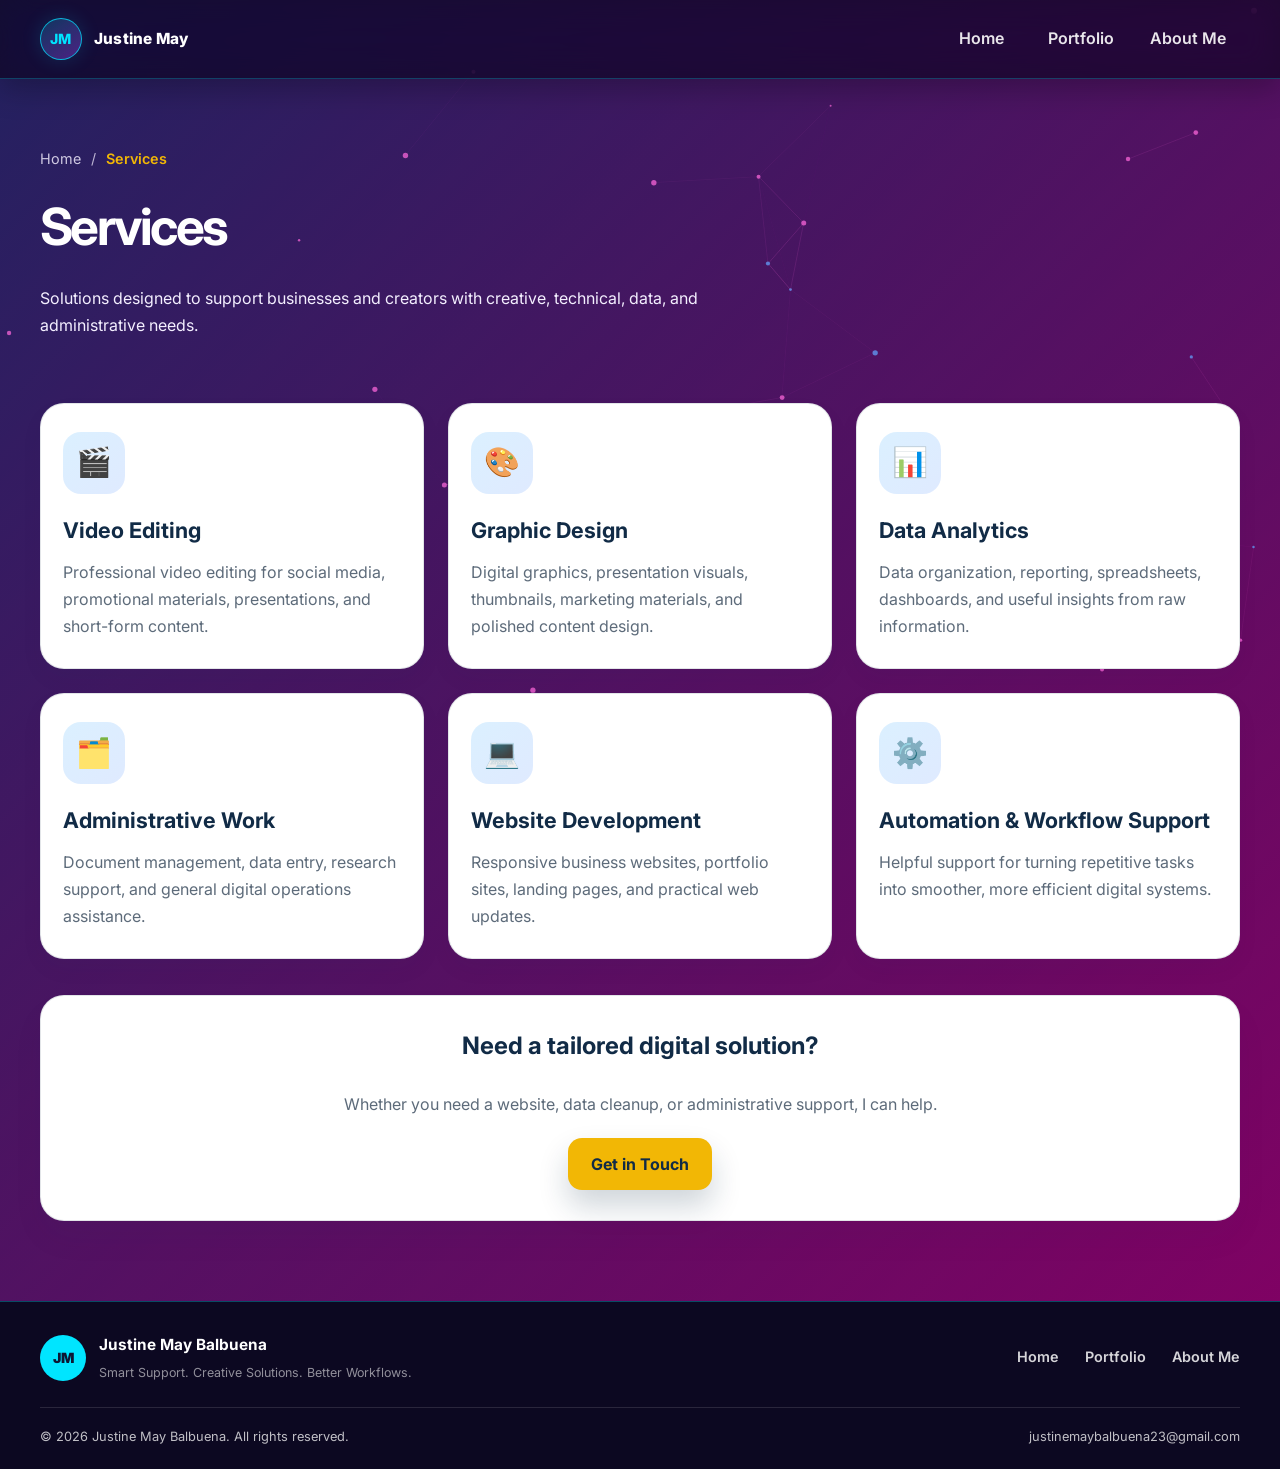
<file: services.html>
<!DOCTYPE html>
<html lang="en">
  <head>
    <meta charset="UTF-8" />
    <meta name="viewport" content="width=device-width, initial-scale=1.0" />
    <meta name="description" content="Services from Justine May Balbuena include administrative, data, web, and digital support." />
    <title>Services | Justine May Balbuena</title>
    <link rel="icon" type="image/svg+xml" href="img/jm-favicon.svg" />
    <link rel="preconnect" href="https://fonts.googleapis.com" />
    <link rel="preconnect" href="https://fonts.gstatic.com" crossorigin />
    <link href="https://fonts.googleapis.com/css2?family=Inter:wght@400;500;600;700;800;900&display=swap" rel="stylesheet" />
    <link rel="stylesheet" href="css/style.css" />
    <link rel="stylesheet" href="css/jm-brand.css" />
    <link rel="stylesheet" href="css/footer.css" />
  </head>
  <body>
    <canvas id="bg-canvas" aria-hidden="true"></canvas>
    <header class="site-header">
      <div class="container header-inner">
        <a href="index.html" class="brand" aria-label="Justine May home">
          <span class="brand-logo jm-brand-mark" aria-hidden="true">JM</span>
          <span class="brand-text jm-brand-text">Justine May</span>
        </a>

        <button class="mobile-toggle" aria-label="Open menu" aria-expanded="false">
          <span></span>
        </button>

        <nav aria-label="Main navigation">
          <ul class="main-nav">
            <li class="nav-item"><a href="index.html" class="nav-link">Home</a></li>
            <li class="nav-item has-dropdown">
            <li class="nav-item"><a href="portfolio.html?person=justine" class="nav-link">Portfolio</a></li>
            <li class="nav-item"><a href="about.html" class="nav-link">About Me</a></li>
          </ul>
        </nav>
      </div>
    </header>

    <main>
      <section class="page-banner">
        <div class="container">
          <div class="breadcrumbs">
            <a href="index.html">Home</a>
            <span> / </span>
            <span>Services</span>
          </div>
          <h1>Services</h1>
          <p>Solutions designed to support businesses and creators with creative, technical, data, and administrative needs.</p>
        </div>
      </section>

      <section class="section">
        <div class="container">
          <div class="grid-3">
            <article class="service-card">
              <div class="service-icon">🎬</div>
              <h3>Video Editing</h3>
              <p>Professional video editing for social media, promotional materials, presentations, and short-form content.</p>
            </article>

            <article class="service-card">
              <div class="service-icon">🎨</div>
              <h3>Graphic Design</h3>
              <p>Digital graphics, presentation visuals, thumbnails, marketing materials, and polished content design.</p>
            </article>

            <article class="service-card">
              <div class="service-icon">📊</div>
              <h3>Data Analytics</h3>
              <p>Data organization, reporting, spreadsheets, dashboards, and useful insights from raw information.</p>
            </article>

            <article class="service-card">
              <div class="service-icon">🗂️</div>
              <h3>Administrative Work</h3>
              <p>Document management, data entry, research support, and general digital operations assistance.</p>
            </article>

            <article class="service-card">
              <div class="service-icon">💻</div>
              <h3>Website Development</h3>
              <p>Responsive business websites, portfolio sites, landing pages, and practical web updates.</p>
            </article>

            <article class="service-card">
              <div class="service-icon">⚙️</div>
              <h3>Automation & Workflow Support</h3>
              <p>Helpful support for turning repetitive tasks into smoother, more efficient digital systems.</p>
            </article>
          </div>

          <div class="section" style="padding-bottom: 0;">
            <div class="contact-panel" style="text-align: center;">
              <h3>Need a tailored digital solution?</h3>
              <p style="color: var(--muted); margin: 12px auto 20px; max-width: 620px;">Whether you need a website, data cleanup, or administrative support, I can help.</p>
              <a href="contact.html" class="btn btn-primary">Get in Touch</a>
            </div>
          </div>
        </div>
      </section>
    </main>

    <footer class="jm-footer">
      <div class="container">
        <div class="jm-footer-top">
          <a href="index.html" class="jm-footer-brand">
            <span class="jm-footer-mark" aria-hidden="true">JM</span>
            <span><strong>Justine May Balbuena</strong><small>Smart Support. Creative Solutions. Better Workflows.</small></span>
          </a>
          <nav class="jm-footer-nav" aria-label="Footer navigation">
            <a href="index.html">Home</a>
            <a href="portfolio.html?person=justine">Portfolio</a>
            <a href="about.html">About Me</a>
          </nav>
        </div>
        <div class="jm-footer-bottom">
          <span>© 2026 Justine May Balbuena. All rights reserved.</span>
          <a href="mailto:justinemaybalbuena23@gmail.com">justinemaybalbuena23@gmail.com</a>
        </div>
      </div>
    </footer>
    <script src="script.js"></script>
    <script src="particles.js"></script>
  </body>
</html>
</file>
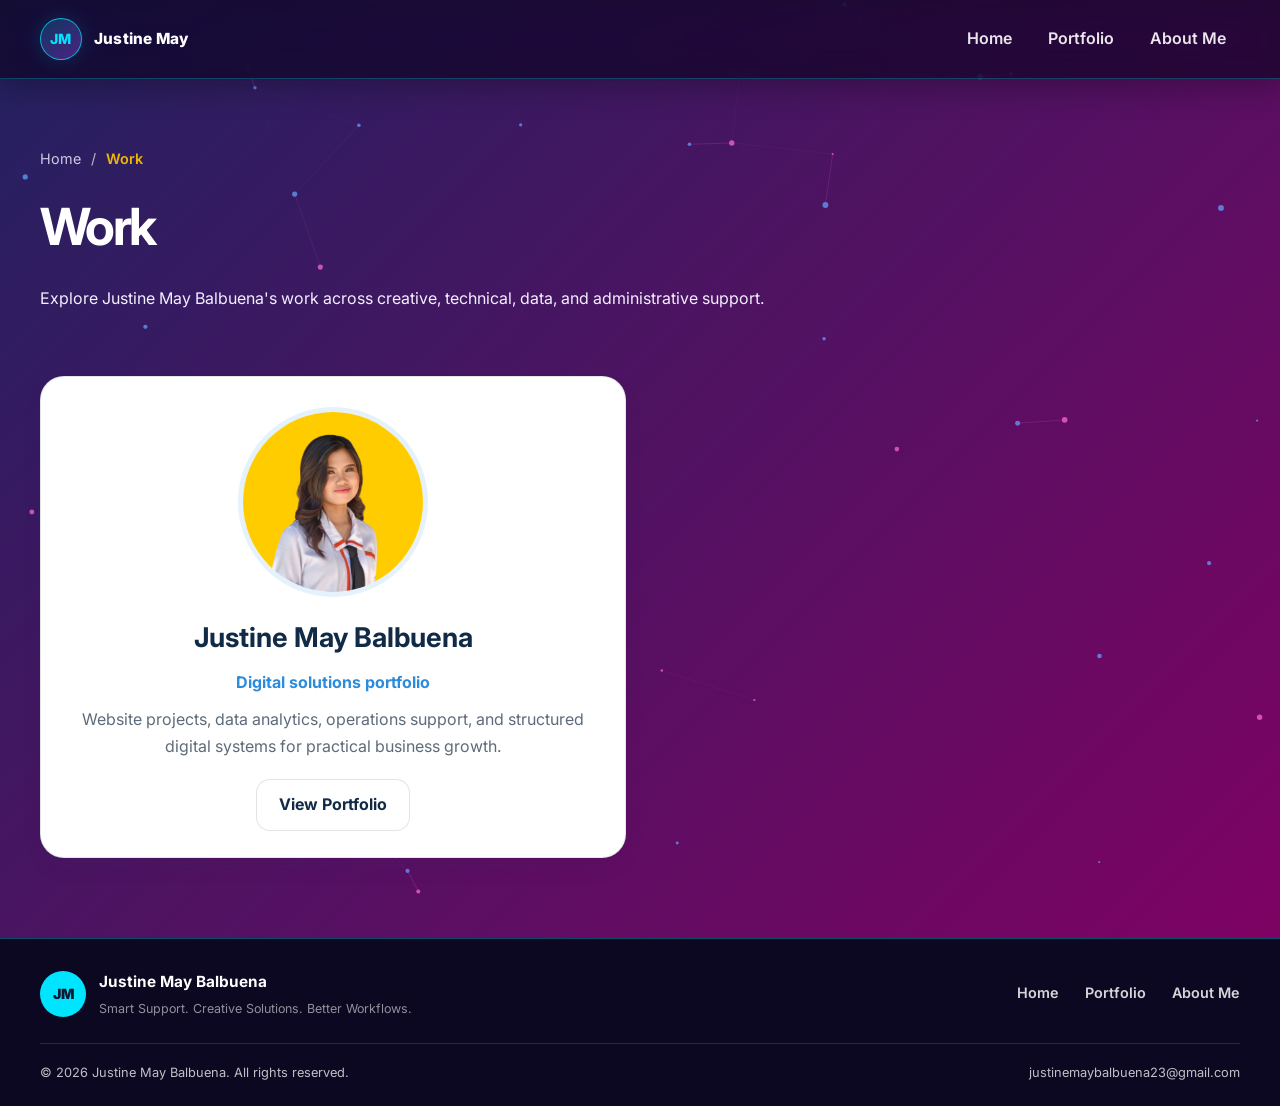
<file: work.html>
<!DOCTYPE html>
<html lang="en">
  <head>
    <meta charset="UTF-8" />
    <meta name="viewport" content="width=device-width, initial-scale=1.0" />
    <meta name="description" content="Work portfolio for Justine May Balbuena." />
    <title>Work | Justine May Balbuena</title>
    <link rel="icon" type="image/svg+xml" href="img/jm-favicon.svg" />
    <link rel="preconnect" href="https://fonts.googleapis.com" />
    <link rel="preconnect" href="https://fonts.gstatic.com" crossorigin />
    <link href="https://fonts.googleapis.com/css2?family=Inter:wght@400;500;600;700;800;900&display=swap" rel="stylesheet" />
    <link rel="stylesheet" href="css/style.css" />
    <link rel="stylesheet" href="css/jm-brand.css" />
    <link rel="stylesheet" href="css/footer.css" />
  </head>
  <body>
    <canvas id="bg-canvas" aria-hidden="true"></canvas>
    <header class="site-header">
      <div class="container header-inner">
        <a href="index.html" class="brand" aria-label="Justine May home">
          <span class="brand-logo jm-brand-mark" aria-hidden="true">JM</span>
          <span class="brand-text jm-brand-text">Justine May</span>
        </a>

        <button class="mobile-toggle" aria-label="Open menu" aria-expanded="false">
          <span></span>
        </button>

        <nav aria-label="Main navigation">
          <ul class="main-nav">
            <li class="nav-item"><a href="index.html" class="nav-link">Home</a></li>
            <li class="nav-item"><a href="portfolio.html?person=justine" class="nav-link">Portfolio</a></li>
            <li class="nav-item"><a href="about.html" class="nav-link">About Me</a></li>
          </ul>
        </nav>
      </div>
    </header>

    <main>
      <section class="page-banner">
        <div class="container">
          <div class="breadcrumbs">
            <a href="index.html">Home</a>
            <span> / </span>
            <span>Work</span>
          </div>
          <h1>Work</h1>
          <p>Explore Justine May Balbuena's work across creative, technical, data, and administrative support.</p>
        </div>
      </section>

      <section class="section">
        <div class="container">
          <div class="about-grid">
            <article class="member-card">
              <div class="member-portrait">
                <img src="img/picture.png" alt="Justine May Balbuena" />
              </div>
              <h3>Justine May Balbuena</h3>
              <div class="member-role">Digital solutions portfolio</div>
              <p>Website projects, data analytics, operations support, and structured digital systems for practical business growth.</p>
              <a href="portfolio.html?person=justine" class="btn btn-secondary">View Portfolio</a>
            </article>
          </div>
        </div>
      </section>
    </main>

    <footer class="jm-footer">
      <div class="container">
        <div class="jm-footer-top">
          <a href="index.html" class="jm-footer-brand">
            <span class="jm-footer-mark" aria-hidden="true">JM</span>
            <span><strong>Justine May Balbuena</strong><small>Smart Support. Creative Solutions. Better Workflows.</small></span>
          </a>
          <nav class="jm-footer-nav" aria-label="Footer navigation">
            <a href="index.html">Home</a>
            <a href="portfolio.html?person=justine">Portfolio</a>
            <a href="about.html">About Me</a>
          </nav>
        </div>
        <div class="jm-footer-bottom">
          <span>© 2026 Justine May Balbuena. All rights reserved.</span>
          <a href="mailto:justinemaybalbuena23@gmail.com">justinemaybalbuena23@gmail.com</a>
        </div>
      </div>
    </footer>
    <script src="script.js"></script>
    <script src="particles.js"></script>
  </body>
</html>
</file>
<file: css/style.css>
:root {
  --bg-gradient: linear-gradient(135deg, #3e3daf 0%, #f200b5 100%);
  --bg-gradient-overlay: linear-gradient(135deg,
      rgb(0 0 0 / 45%) 0%,
      rgb(0 0 0 / 45%) 100%);
  --page-background: var(--bg-gradient-overlay), var(--bg-gradient);
  --bg: var(--page-background);
  --surface: #ffffff;
  --surface-alt: #eef4ff;
  --primary: #112b46;
  --primary-soft: #1c4a73;
  --accent: #2b8cde;
  --accent-soft: #dbf0ff;
  --text-primary: #ffffff;
  --text-secondary: #f4efff;
  --text-accent: #f2b705;
  --text-on-accent: #112b46;
  --text: #1f2a37;
  --muted: #5d6b7a;
  --line: rgba(17, 43, 70, 0.12);
  --shadow: 0 18px 45px rgba(17, 43, 70, 0.12);
  --success: #1d9b63;
  --radius: 24px;
  --radius-sm: 16px;
  --container: 1200px;
}

* {
  box-sizing: border-box;
}

#bg-canvas {
  position: fixed;
  inset: 0;
  z-index: 0;
  pointer-events: none;
  opacity: 0.85;
}

.site-header,
main,
footer {
  position: relative;
  z-index: 1;
}

.site-header,
footer {
  flex: 0 0 auto;
}

main {
  flex: 1 0 auto;
}

html {
  scroll-behavior: smooth;
}

body {
  display: flex;
  min-height: 100vh;
  flex-direction: column;
  margin: 0;
  font-family: Inter, "Segoe UI", sans-serif;
  color: var(--text-primary);
  background-color: #2a1b4a;
  background-image: var(--bg);
  line-height: 1.7;
}

img {
  max-width: 100%;
  display: block;
}

a {
  text-decoration: none;
  color: inherit;
}

button,
input,
select,
textarea {
  font: inherit;
}

.container {
  width: min(var(--container), calc(100% - 32px));
  margin: 0 auto;
}

/* ==========================================================
   HEADER / NAVIGATION
   Glass bar + cyan accent to match the cards and terminal.
   ========================================================== */
.site-header {
  --text-accent: #00e5ff;
  /* nav uses the site's cyan instead of gold */
  position: sticky;
  top: 0;
  z-index: 999;
  background: rgba(14, 6, 32, 0.72);
  backdrop-filter: blur(16px) saturate(140%);
  -webkit-backdrop-filter: blur(16px) saturate(140%);
  border-bottom: 1px solid rgba(0, 229, 255, 0.25);
  box-shadow: 0 10px 30px rgba(0, 0, 0, 0.25);
}

.header-inner {
  display: flex;
  align-items: center;
  justify-content: space-between;
  min-height: 78px;
  gap: 24px;
}

.brand {
  display: inline-flex;
  align-items: center;
  gap: 12px;
  font-weight: 800;
  color: #ffffff;
  letter-spacing: 0.02em;
}

.brand-logo {
  width: 40px;
  height: 40px;
  object-fit: contain;
  display: block;
  border-radius: 0;
  background: transparent;
  box-shadow: none;
}

.brand-text {
  white-space: nowrap;
  font-size: 0.95rem;
  letter-spacing: 0.14em;
  text-transform: uppercase;
}

.main-nav {
  display: flex;
  align-items: center;
  gap: 8px;
  list-style: none;
  margin: 0;
  padding: 0;
}

.nav-item {
  position: relative;
}

.nav-link,
.dropdown-toggle {
  position: relative;
  border: none;
  background: transparent;
  color: rgba(255, 255, 255, 0.9);
  font-weight: 600;
  padding: 10px 14px;
  border-radius: 10px;
  cursor: pointer;
  transition: 0.2s ease;
}

.nav-link:hover,
.dropdown-toggle:hover,
.nav-link:focus-visible,
.dropdown-toggle:focus-visible,
.nav-item:focus-within>.dropdown-toggle {
  background: rgba(0, 229, 255, 0.08);
  color: var(--text-accent);
  outline: none;
}

.nav-link:focus-visible,
.dropdown-toggle:focus-visible {
  outline: 2px solid var(--text-accent);
  outline-offset: 2px;
}

/* Cyan underline on hover / focus / current page */
.nav-link::after,
.dropdown-toggle::after {
  content: "";
  position: absolute;
  left: 14px;
  right: 14px;
  bottom: 4px;
  height: 2px;
  border-radius: 2px;
  background: var(--text-accent);
  transform: scaleX(0);
  transform-origin: left;
  transition: transform 0.2s ease;
}

.nav-link:hover::after,
.nav-link:focus-visible::after,
.dropdown-toggle:hover::after,
.dropdown-toggle:focus-visible::after,
.nav-item:hover>.dropdown-toggle::after,
.nav-item:focus-within>.dropdown-toggle::after,
.main-nav [aria-current="page"]::after {
  transform: scaleX(1);
}

.main-nav [aria-current="page"] {
  color: var(--text-accent);
}

/* Contact as the one call-to-action (same cyan fill as the STATUS badge) */
.nav-link.nav-cta {
  margin-left: 8px;
  padding: 10px 18px;
  background: var(--text-accent);
  color: #090314;
  font-weight: 700;
  transition: box-shadow 0.2s ease, transform 0.2s ease;
}

.nav-link.nav-cta:hover,
.nav-link.nav-cta:focus-visible {
  background: var(--text-accent);
  color: #090314;
  box-shadow: 0 0 20px rgba(0, 229, 255, 0.45);
  transform: translateY(-1px);
}

.nav-link.nav-cta::after {
  display: none;
}

/* Dropdown: same glass + 3px cyan top edge as the cards */
.dropdown-menu {
  position: absolute;
  top: calc(100% + 12px);
  left: 0;
  min-width: 270px;
  overflow: hidden;
  background: rgba(14, 6, 32, 0.85);
  border: 1px solid rgba(255, 255, 255, 0.16);
  border-top: 3px solid var(--text-accent);
  border-radius: 16px;
  box-shadow: 0 18px 40px rgba(0, 0, 0, 0.4);
  padding: 8px;
  backdrop-filter: blur(16px);
  -webkit-backdrop-filter: blur(16px);
  opacity: 0;
  visibility: hidden;
  pointer-events: none;
  transform: translateY(8px) scale(0.98);
  transform-origin: top left;
  transition: opacity 160ms ease, transform 180ms ease;
}

.nav-item.has-dropdown::after {
  position: absolute;
  top: 100%;
  right: 0;
  left: 0;
  height: 12px;
  content: "";
}

.nav-item:hover .dropdown-menu,
.nav-item:focus-within .dropdown-menu,
.nav-item.open .dropdown-menu {
  opacity: 1;
  visibility: visible;
  pointer-events: auto;
  transform: translateY(0) scale(1);
  animation: dropdown-menu-enter 180ms ease-out both;
}

.dropdown-item {
  position: relative;
  display: block;
  padding: 12px 12px 12px 18px;
  border-radius: 10px;
  color: rgba(255, 255, 255, 0.92);
  font-weight: 600;
  line-height: 1.4;
  transition: background-color 160ms ease, color 160ms ease, transform 160ms ease;
}

.dropdown-item::before {
  position: absolute;
  top: 50%;
  left: 8px;
  width: 3px;
  height: 0;
  border-radius: 3px;
  background: var(--text-accent);
  content: "";
  transform: translateY(-50%);
  transition: height 160ms ease;
}

.dropdown-item:hover {
  background: rgba(0, 229, 255, 0.1);
  color: var(--text-accent);
  transform: translateX(2px);
}

.dropdown-item:hover::before,
.dropdown-item:focus-visible::before {
  height: 18px;
}

.dropdown-item:focus-visible {
  outline: 2px solid var(--text-accent);
  outline-offset: 1px;
}

.nav-item:hover .dropdown-item,
.nav-item:focus-within .dropdown-item,
.nav-item.open .dropdown-item {
  animation: dropdown-link-enter 220ms both;
}

.nav-item:hover .dropdown-item:nth-child(2),
.nav-item:focus-within .dropdown-item:nth-child(2),
.nav-item.open .dropdown-item:nth-child(2) {
  animation-delay: 45ms;
}

@keyframes dropdown-link-enter {
  from {
    opacity: 0;
    transform: translateY(5px);
  }

  to {
    opacity: 1;
    transform: translateY(0);
  }
}

@keyframes dropdown-menu-enter {
  from {
    opacity: 0;
    transform: translateY(8px) scale(0.98);
  }

  to {
    opacity: 1;
    transform: translateY(0) scale(1);
  }
}

.mobile-toggle {
  display: none;
  border: 1px solid rgba(0, 229, 255, 0.35);
  background: rgba(255, 255, 255, 0.08);
  border-radius: 12px;
  width: 46px;
  height: 46px;
  cursor: pointer;
}

.mobile-toggle span,
.mobile-toggle::before,
.mobile-toggle::after {
  content: "";
  display: block;
  width: 22px;
  height: 2px;
  background: #ffffff;
  margin: 5px auto;
  transition: 0.2s ease;
}

/* Hamburger -> X when the menu is open (script.js toggles .active) */
.mobile-toggle.active span {
  opacity: 0;
}

.mobile-toggle.active::before {
  transform: translateY(7px) rotate(45deg);
}

.mobile-toggle.active::after {
  transform: translateY(-7px) rotate(-45deg);
}

.page-hero {
  padding: 40px 0 42px;
}

body[data-page="home"] .page-hero+.section {
  padding-top: 160px;
}

.hero-grid {
  display: grid;
  grid-template-columns: 1.15fr 0.85fr;
  align-items: center;
  gap: 40px;
}

.hero-grid-empty {
  min-height: 430px;
  grid-template-columns: minmax(0, 1fr);
  place-items: center;
}

.hero-frame {
  width: min(100%, 780px);
  height: auto;
  margin: 0 auto;
  padding: 40px 30px;
  display: flex;
  flex-direction: column;
  align-items: center;
  justify-content: center;
}

/* Hero Frame Layout */
.hero-frame {
  display: flex;
  flex-direction: column;
  align-items: center;
  justify-content: center;
  text-align: center;
  border: none;
  background: transparent;
  box-shadow: none;
  padding: 20px;
}

/* Hero Branding Container */
.hero-branding {
  background: transparent;
  border: none;
  box-shadow: none;
  padding: 0;
  margin-top: -20px;
  /* Reduced from 15px */
  width: 100%;
}

/* Main Brand Title */
.hero-title-text {
  font-size: clamp(2.5rem, 6vw, 4.8rem);
  font-weight: 900;
  letter-spacing: 0.18em;
  color: #ffffff;
  text-transform: uppercase;
  margin: 0 0 6px 0.18em;
  /* Set top margin to 0 (was 18px) */
  text-shadow:
    0 0 20px rgba(255, 255, 255, 0.3),
    0 4px 12px rgba(0, 0, 0, 0.6);
}

/* Tagline Container */
.hero-tagline {
  display: flex;
  flex-wrap: wrap;
  align-items: center;
  justify-content: center;
  gap: 10px;
  font-size: clamp(0.85rem, 1.8vw, 1.25rem);
  font-weight: 800;
  letter-spacing: 0.12em;
  color: #e2e8f0;
  margin: 0 0 22px 0;
  text-transform: uppercase;
}

.tag-word {
  color: #ffffff;
}

.tag-word.highlight {
  color: #2b8cde;
  text-shadow: 0 0 12px rgba(43, 140, 222, 0.6);
}

.tag-word.highlight-cyan {
  color: #00d2ff;
  text-shadow: 0 0 12px rgba(0, 210, 255, 0.7);
}

.tag-dot {
  color: #a83b96;
  font-size: 0.9em;
}

/* Container & Section */
.jm-framework {
  background: transparent;
  /* Allows page's purple gradient to shine through */
  color: #ffffff;
  padding: 15px 20px;
  font-family: system-ui, -apple-system, BlinkMacSystemFont, "Segoe UI", Roboto, sans-serif;
  position: relative;
  z-index: 2;
}

.framework-container {
  max-width: 1200px;
  margin: 0 auto;
  text-align: center;
}

.framework-title {
  font-size: 2.75rem;
  font-weight: 800;
  margin: 0 0 -10px 0;
  letter-spacing: -0.5px;
  color: white;
}

.framework-subtitle {
  color: #b3a1d0;
  font-size: 1.05rem;
  margin: 0 0 20px 0;
}

/* Grid & Glassmorphism Cards */
.framework-grid {
  display: grid;
  grid-template-columns: repeat(auto-fit, minmax(250px, 1fr));
  gap: 20px;
  margin-bottom: 24px;
}

.framework-card {
  backdrop-filter: blur(12px);
  -webkit-backdrop-filter: blur(12px);
  border: 1px solid rgba(255, 255, 255, 0.08);
  border-radius: 16px;
  padding: 24px;
  text-align: left;
  cursor: pointer;
  transition: all 0.3s cubic-bezier(0.4, 0, 0.2, 1);
  position: relative;
}

.framework-card:hover {
  border-color: rgba(255, 255, 255, 0.2);
  transform: translateY(-4px);
}

.framework-card.active {
  background: rgba(30, 12, 58, 0.9);
  border-color: #3e3daf;
  box-shadow: 0 0 30px rgba#3e3daf, inset 0 0 15px rgba(0, 229, 255, 0.05);
}

.card-header {
  display: flex;
  justify-content: space-between;
  align-items: center;
  margin-bottom: 24px;
}

.card-num {
  font-size: 0.95rem;
  font-weight: 800;
  padding: 6px 12px;
  border-radius: 20px;
}

.num-cyan {
  color: #00e5ff;
  background: rgba(0, 229, 255, 0.12);
}

.num-blue {
  color: #3b82f6;
  background: rgba(59, 130, 246, 0.12);
}

.num-purple {
  color: #c084fc;
  background: rgba(192, 132, 252, 0.12);
}

.num-pink {
  color: #f472b6;
  background: rgba(244, 114, 182, 0.12);
}

.card-status {
  font-size: 0.7rem;
  font-weight: 700;
  letter-spacing: 1px;
  padding: 4px 10px;
  border-radius: 6px;
  background: rgba(255, 255, 255, 0.06);
  color: #8b7ca8;
}

.framework-card.active .card-status {
  background: #00e5ff;
  color: #090314;
}

.card-title {
  font-size: 1.25rem;
  font-weight: 800;
  letter-spacing: 1px;
  margin: 0 0 12px 0;
  color: #ffffff;
}

.card-desc {
  color: #a493c4;
  font-size: 0.9rem;
  line-height: 1.55;
  margin: 0;
}

/* Glassmorphism Terminal Box */
.framework-terminal {
  backdrop-filter: blur(16px);
  -webkit-backdrop-filter: blur(16px);
  border: 1px solid rgba(255, 255, 255, 0.1);
  border-radius: 14px;
  overflow: hidden;
  text-align: left;
  box-shadow: 0 20px 40px rgba(0, 0, 0, 0.4);
}

.terminal-header {
  display: flex;
  align-items: center;
  padding: 12px 18px;
  border-bottom: 1px solid rgba(255, 255, 255, 0.08);
  background: rgba(8, 3, 18, 0.6);
}

.terminal-dots {
  display: flex;
  gap: 8px;
  margin-right: 16px;
}

.dot {
  width: 10px;
  height: 10px;
  border-radius: 50%;
}

.dot-red {
  background: #ff5f56;
}

.dot-yellow {
  background: #ffbd2e;
}

.dot-green {
  background: #27c93f;
}

.terminal-tag {
  font-family: monospace;
  font-size: 0.8rem;
  color: #7b6a9e;
}

.terminal-body {
  padding: 20px;
  font-family: 'Courier New', Courier, monospace;
  font-size: 0.9rem;
}

.terminal-body p {
  margin: 0;
  color: #ffffff;
}

.terminal-body .prompt {
  color: #00e5ff;
  font-weight: bold;
}

.terminal-body .highlight {
  color: #00e5ff;
  font-weight: bold;
}

/* Terminal Click Shine & Pop Animation */
@keyframes terminalPulse {
  0% {
    transform: scale(1);
    border-color: rgba(0, 229, 255, 0.8);
    box-shadow: 0 0 25px rgba(0, 229, 255, 0.4), 0 20px 40px rgba(0, 0, 0, 0.5);
  }

  40% {
    transform: translateY(-3px) scale(1.012);
    border-color: rgba(0, 229, 255, 1);
    box-shadow: 0 0 35px rgba(0, 229, 255, 0.65), 0 25px 50px rgba(0, 0, 0, 0.6);
  }

  100% {
    transform: translateY(0) scale(1);
    border-color: rgba(255, 255, 255, 0.1);
    box-shadow: 0 20px 40px rgba(0, 0, 0, 0.4);
  }
}

.framework-terminal.terminal-pulse {
  animation: terminalPulse 0.55s cubic-bezier(0.22, 1, 0.36, 1);
}

/* 1. Glassmorphic Card Contrast & Accent Border */
.framework-card {
  border: 1px solid rgba(255, 255, 255, 0.16) !important;
  border-top: 3px solid #00e5ff !important;
  /* Cyan accent border */
  box-shadow: 0 10px 30px rgba(0, 0, 0, 0.35);
}

/* 2. Step Number Badges (01, 02, 03, 04) */
.card-step {
  font-family: monospace, sans-serif;
  font-size: 0.9rem;
  font-weight: 800;
  color: #00e5ff;
  background: rgba(0, 229, 255, 0.12);
  border: 1px solid rgba(0, 229, 255, 0.3);
  padding: 4px 10px;
  border-radius: 6px;
  letter-spacing: 1px;
}

/* 3. Card Title Typography */
.framework-card h3 {
  color: #ffffff !important;
  font-size: 1.25rem;
  font-weight: 700;
  margin-top: 0.75rem;
  margin-bottom: 0.5rem;
}

/* 4. High-Contrast Body Text */
.framework-card p {
  color: rgba(255, 255, 255, 0.92) !important;
  /* Crisp high-contrast text */
  font-size: 0.95rem;
  line-height: 1.6;
}

/* Framework Card Image Styling */
.framework-card .card-image {
  width: 100%;
  height: 160px;
  border-radius: 10px;
  overflow: hidden;
  margin-bottom: 1.25rem;
  border: 1px solid rgba(255, 255, 255, 0.1);
  position: relative;
}

.framework-card .card-image img {
  width: 100%;
  height: 100%;
  object-fit: cover;
  display: block;
  transition: transform 0.4s ease;
}

/* Hover Zoom Effect */
.framework-card:hover .card-image img {
  transform: scale(1.05);
}

.hero-title {
  font-size: clamp(2.7rem, 4vw, 4.4rem);
  line-height: 1.05;
  margin: 20px 0 18px;
  letter-spacing: -0.06em;
  color: var(--text-primary);
}

.hero-text {
  color: var(--text-secondary);
  font-size: 1.06rem;
  max-width: 620px;
}

.hero-actions {
  display: flex;
  flex-wrap: wrap;
  gap: 14px;
  margin-top: 28px;
}

.btn {
  display: inline-flex;
  align-items: center;
  justify-content: center;
  min-height: 52px;
  padding: 0 22px;
  border-radius: 14px;
  font-weight: 700;
  border: 1px solid transparent;
  transition: 0.2s ease;
  cursor: pointer;
}

.btn-primary {
  background: var(--text-accent);
  color: var(--text-on-accent);
  box-shadow: 0 16px 30px rgba(17, 43, 70, 0.2);
}

.btn-primary:hover,
.btn-primary:focus-visible {
  transform: translateY(-1px);
}

.btn-secondary {
  background: var(--surface);
  border-color: var(--line);
  color: var(--primary);
}

.btn-secondary:hover,
.btn-secondary:focus-visible {
  background: var(--surface-alt);
}

.hero-visual {
  position: relative;
  min-height: 420px;
}

.dashboard-card {
  position: absolute;
  border-radius: 26px;
  background: var(--surface);
  box-shadow: var(--shadow);
  border: 1px solid rgba(17, 43, 70, 0.07);
}

.dashboard-main {
  inset: 30px 30px 80px 30px;
  overflow: hidden;
}

.dashboard-main img {
  width: 100%;
  height: 100%;
  object-fit: cover;
  border-radius: 22px;
}

.metric-card {
  position: absolute;
  right: 0;
  bottom: 0;
  width: 180px;
  padding: 18px 18px 14px;
}

.metric-card small {
  display: block;
  color: var(--muted);
  font-weight: 700;
}

.metric-card strong {
  display: block;
  margin-top: 10px;
  font-size: 2rem;
  color: var(--primary);
  line-height: 1;
}

.section {
  padding: 36px 0 80px;
}

.section-header {
  margin-bottom: 28px;
}

.section-header h2 {
  margin: 10px 0 0;
  font-size: clamp(2rem, 3vw, 3rem);
  line-height: 1.1;
  letter-spacing: -0.05em;
  color: var(--text-primary);
}

.section-header p {
  max-width: 740px;
  color: var(--text-secondary);
  margin: 14px 0 0;
}

.grid-3,
.grid-4 {
  display: grid;
  gap: 24px;
}

.grid-3 {
  grid-template-columns: repeat(3, minmax(0, 1fr));
}

.grid-4 {
  grid-template-columns: repeat(4, minmax(0, 1fr));
}

.info-card,
.service-card,
.category-card,
.project-card,
.member-card,
.profile-card {
  background: var(--surface);
  border: 1px solid var(--line);
  border-radius: var(--radius);
  overflow: hidden;
  box-shadow: 0 10px 25px rgba(17, 43, 70, 0.04);
  transition: transform 0.2s ease, box-shadow 0.2s ease;
}

.info-card:hover,
.service-card:hover,
.category-card:hover,
.project-card:hover,
.member-card:hover,
.profile-card:hover {
  transform: translateY(-4px);
  box-shadow: var(--shadow);
}

.info-card .card-image,
.category-card .card-image,
.project-card .card-image {
  height: 230px;
  overflow: hidden;
}

.info-card .card-image img,
.category-card .card-image img,
.project-card .card-image img {
  width: 100%;
  height: 100%;
  object-fit: cover;
  transition: transform 0.35s ease;
}

.info-card:hover .card-image img,
.category-card:hover .card-image img,
.project-card:hover .card-image img {
  transform: scale(1.04);
}

.card-body {
  padding: 24px;
}

.card-body h3 {
  margin: 0 0 8px;
  font-size: 1.3rem;
  color: var(--primary);
}

.card-body p {
  margin: 0;
  color: var(--muted);
}

.description-toggle {
  margin-top: 8px;
}

.description-toggle summary {
  width: fit-content;
  color: var(--accent);
  font-weight: 700;
  cursor: pointer;
  list-style: none;
  text-decoration: underline;
  text-underline-offset: 3px;
}

.description-toggle .less-label,
.description-toggle[open] .more-label {
  display: none;
}

.description-toggle[open] .less-label {
  display: inline;
}

.description-toggle summary::-webkit-details-marker {
  display: none;
}

.description-toggle summary:hover {
  color: var(--primary-soft);
}

.description-toggle summary:focus-visible {
  border-radius: 3px;
  outline: 2px solid var(--accent);
  outline-offset: 3px;
}

.description-toggle p {
  margin-top: 8px;
}

.service-card {
  padding: 28px 22px;
}

.service-icon {
  width: 62px;
  height: 62px;
  border-radius: 18px;
  background: linear-gradient(135deg, var(--accent-soft), #dfeaff);
  display: grid;
  place-items: center;
  font-size: 1.8rem;
  margin-bottom: 18px;
}

.service-card h3 {
  margin: 0 0 10px;
  color: var(--primary);
  font-size: 1.35rem;
}

.service-card p {
  color: var(--muted);
  margin: 0;
}

.logo-row {
  display: grid;
  grid-template-columns: repeat(5, minmax(0, 1fr));
  gap: 12px;
  margin-top: 26px;
}

.logo-pill {
  display: flex;
  align-items: center;
  justify-content: center;
  min-height: 70px;
  background: rgba(255, 255, 255, 0.65);
  border: 1px solid var(--line);
  border-radius: 18px;
  color: var(--muted);
  font-weight: 700;
}

.page-banner {
  padding: 68px 0 28px;
}

.breadcrumbs {
  display: flex;
  flex-wrap: wrap;
  align-items: center;
  gap: 10px;
  color: rgba(244, 239, 255, 0.72);
  font-size: 0.9rem;
  margin-bottom: 12px;
}

.breadcrumbs a {
  color: rgba(244, 239, 255, 0.82);
  transition: color 160ms ease;
}

.breadcrumbs a:hover {
  color: var(--text-accent);
}

.breadcrumbs span:last-child {
  color: var(--text-accent);
  font-weight: 600;
}

.page-banner h1 {
  margin: 0;
  font-size: clamp(2.3rem, 4vw, 3.6rem);
  letter-spacing: -0.05em;
  color: var(--text-primary);
}

.page-banner p {
  color: var(--text-secondary);
  max-width: 760px;
  margin: 14px 0 0;
}

.title-row {
  display: flex;
  justify-content: space-between;
  align-items: center;
  gap: 16px;
  margin-bottom: 24px;
}

.text-actions {
  display: flex;
  align-items: center;
  gap: 12px;
}

.category-grid {
  display: grid;
  grid-template-columns: repeat(2, minmax(0, 1fr));
  gap: 28px;
}

.category-card {
  display: block;
  color: inherit;
}

.category-card .card-body {
  padding: 24px 24px 28px;
}

.category-card h3 {
  margin: 0 0 8px;
  font-size: 1.5rem;
  color: var(--primary);
}

.virtual-assistant-card {
  width: 100%;
}

.virtual-assistant-card>a {
  display: block;
  color: inherit;
}

.virtual-assistant-visual {
  display: grid;
  height: 230px;
  place-items: center;
  background: linear-gradient(112deg, #eee5fb 0%, #e3efff 100%);
}

.virtual-assistant-icons {
  display: flex;
  align-items: center;
  justify-content: center;
  gap: 18px;
  width: 100%;
  padding: 0 22px;
}

.virtual-assistant-icon {
  display: grid;
  width: 80px;
  height: 80px;
  flex: 0 0 80px;
  place-items: center;
  border-radius: 17px;
  background: #ffffff;
  box-shadow: 0 8px 20px rgba(31, 48, 82, 0.12);
}

.virtual-assistant-icon svg {
  width: 36px;
  height: 36px;
  stroke: currentColor;
  stroke-linecap: round;
  stroke-linejoin: round;
  stroke-width: 1.7;
}

.icon-email {
  color: #3986d9;
}

.icon-calendar {
  color: #db5360;
}

.icon-tasks {
  color: #17233c;
}

.icon-video {
  color: #8156c9;
}

.virtual-assistant-content {
  display: flex;
  flex-direction: column;
  align-items: flex-start;
  gap: 0;
  padding: 24px 24px 28px;
  background: #ffffff;
}

.virtual-assistant-badge {
  display: inline-flex;
  align-items: center;
  border-radius: 999px;
  padding: 6px 10px;
  background: var(--surface-alt);
  color: var(--primary-soft);
  font-size: 0.78rem;
  font-weight: 700;
  line-height: 1.3;
  margin-bottom: 10px;
}

.virtual-assistant-content h3 {
  margin: 0 0 8px;
  color: var(--primary);
  font-size: 1.5rem;
  font-weight: 700;
  line-height: inherit;
}

.virtual-assistant-content p {
  margin: 0;
  color: var(--muted);
  font-size: inherit;
  line-height: inherit;
}

@media (max-width: 520px) {
  .virtual-assistant-visual {
    height: 210px;
  }

  .virtual-assistant-icons {
    gap: 10px;
    padding: 0 12px;
  }

  .virtual-assistant-icon {
    width: 64px;
    height: 64px;
    flex-basis: 64px;
    border-radius: 14px;
  }

  .virtual-assistant-icon svg {
    width: 30px;
    height: 30px;
  }

  .virtual-assistant-content {
    padding: 24px 20px 28px;
  }
}

.admin-project-back {
  margin-bottom: 20px;
}

.admin-project-section {
  background: linear-gradient(160deg, #4a1560, #5c1a5f);
}

.va-support-grid {
  display: grid;
  grid-template-columns: repeat(3, minmax(0, 1fr));
  align-items: stretch;
  gap: 28px;
}

.va-service-card {
  display: flex;
  min-width: 0;
  min-height: 390px;
  flex-direction: column;
  overflow: hidden;
  border-radius: 24px;
  background: #ffffff;
  box-shadow: 0 12px 28px rgba(24, 8, 37, 0.18);
  color: #102746;
}

.va-service-link {
  color: inherit;
  text-decoration: none;
  transition: transform .2s ease, box-shadow .2s ease;
}

.va-service-link:hover {
  transform: translateY(-3px);
  box-shadow: 0 16px 34px rgba(24, 8, 37, .25);
}

.va-service-link:focus-visible {
  outline: 3px solid #f5c96a;
  outline-offset: 4px;
}

.va-service-art {
  display: grid;
  min-height: 158px;
  flex: 0 0 158px;
  place-items: center;
}

.va-art-content {
  background: linear-gradient(135deg, #eee5fb 0%, #f7f1ff 100%);
  color: #7950b5;
}

.va-art-email {
  background: linear-gradient(135deg, #e1efff 0%, #f1f7ff 100%);
  color: #367bc5;
}

.va-art-client {
  background: linear-gradient(135deg, #dff4e9 0%, #f0fbf4 100%);
  color: #328b5a;
}

.va-art-inbox {
  background: linear-gradient(135deg, #ffebd8 0%, #fff7e9 100%);
  color: #d17b32;
}

.va-art-calendar {
  background: linear-gradient(135deg, #fce3e8 0%, #fff2f4 100%);
  color: #d64e60;
}

.va-art-sops {
  background: linear-gradient(135deg, #e2eaf2 0%, #f3f6fa 100%);
  color: #24364f;
}

.va-art-boards {
  background: linear-gradient(135deg, #f1e3f2 0%, #faf1fa 100%);
  color: #8a4c9b;
}

.va-service-icon {
  display: grid;
  width: 84px;
  height: 84px;
  place-items: center;
  border-radius: 18px;
  background: #ffffff;
  box-shadow: 0 7px 18px rgba(31, 48, 82, 0.13);
}

.va-service-icon svg {
  width: 38px;
  height: 38px;
}

.va-service-copy {
  display: flex;
  flex: 1;
  flex-direction: column;
  align-items: flex-start;
  padding: 24px 26px 28px;
}

.va-service-copy h2 {
  margin: 13px 0 8px;
  color: #102746;
  font-size: 22px;
  font-weight: 700;
  line-height: 1.25;
}

.va-service-copy p {
  margin: 0;
  color: #56677f;
  font-size: 15px;
  line-height: 1.55;
}

@media (max-width: 900px) {
  .va-support-grid {
    grid-template-columns: repeat(2, minmax(0, 1fr));
  }
}

@media (max-width: 600px) {
  .va-support-grid {
    grid-template-columns: minmax(0, 1fr);
    gap: 20px;
  }

  .va-service-card {
    min-height: 0;
  }

  .va-service-copy {
    padding: 22px 24px 26px;
  }
}

.admin-project-grid {
  display: grid;
  grid-template-columns: repeat(auto-fit, minmax(300px, 1fr));
  grid-auto-rows: 1fr;
  align-items: stretch;
  gap: 32px;
}

.admin-project-tile {
  display: flex;
  min-width: 0;
  flex-direction: column;
  overflow: hidden;
  border: 1px solid var(--line);
  border-radius: var(--radius-sm);
  background: var(--surface);
  color: var(--text);
  box-shadow: 0 10px 25px rgba(17, 43, 70, 0.08);
  transition: transform 0.2s ease, box-shadow 0.2s ease;
}

.admin-project-tile:hover {
  transform: translateY(-4px);
  box-shadow: var(--shadow);
}

.admin-project-tile:focus-visible {
  outline: 3px solid #00e5ff;
  outline-offset: 4px;
}

.admin-project-thumbnail {
  display: grid;
  aspect-ratio: 4 / 3;
  place-items: center;
  overflow: hidden;
  padding: 10px;
  border-bottom: 1px solid var(--line);
  background: #eaf0f4;
}

.admin-project-thumbnail img {
  width: 100%;
  height: 100%;
  object-fit: contain;
}

.admin-project-content {
  padding: 18px;
}

.admin-project-content h2 {
  margin: 0;
  color: var(--primary);
  font-size: 1.12rem;
  line-height: 1.35;
}

.admin-project-content p {
  margin: 8px 0 0;
  color: var(--muted);
  line-height: 1.55;
}

.admin-project-action {
  display: flex;
  align-items: center;
  justify-content: space-between;
  margin-top: 16px;
  color: var(--accent);
  font-size: 0.92rem;
  font-weight: 700;
}

.admin-project-action span {
  font-size: 1.2rem;
  line-height: 1;
  transition: transform 0.2s ease;
}

.admin-project-tile:hover .admin-project-action span {
  transform: translateX(4px);
}

.admin-project-card {
  display: flex;
  height: 100%;
  min-width: 0;
  flex-direction: column;
  overflow: hidden;
  border: 1px solid #e3e6ec;
  border-radius: 28px;
  background: #ffffff;
  color: #14233f;
  font-family: Inter, system-ui, sans-serif;
  transition: transform 0.2s ease, box-shadow 0.2s ease;
}

.admin-project-card:hover {
  transform: translateY(-4px);
  box-shadow: 0 16px 36px rgba(20, 16, 38, 0.2);
}

.admin-project-card:focus-visible {
  outline: 3px solid #e6d3ef;
  outline-offset: 3px;
}

.admin-project-card-image {
  flex: 0 0 200px;
  height: 200px;
  overflow: hidden;
  padding: 28px 28px 0;
  background: linear-gradient(135deg, #dde6f3, #f4f7fb);
}

.admin-project-card-image-payroll {
  display: grid;
  place-items: center;
  padding: 12px 20px;
}

.admin-project-card-image-payroll img {
  width: 100%;
  height: 100%;
  object-fit: contain;
}

.admin-project-card-image-lead-report {
  flex: 0 0 auto;
  height: auto;
  padding: 0;
  background: #0f4c5c;
}

.admin-project-card-image-lead-report img {
  display: block;
  width: 100%;
  height: auto;
}

.admin-project-card-image-cleaning-preview {
  display: flex;
  gap: 12px;
}

.admin-project-card-image-real-estate-preview {
  padding: 18px 28px 12px;
}

.admin-project-preview-sheet {
  display: flex;
  min-width: 0;
  flex: 1;
  flex-direction: column;
  height: 100%;
  overflow: hidden;
  border-radius: 10px 10px 0 0;
  background: #ffffff;
  box-shadow: 0 5px 16px rgba(31, 58, 95, 0.16);
}

.admin-project-preview-title {
  display: flex;
  min-height: 26px;
  align-items: center;
  padding: 0 8px;
  color: #ffffff;
  font-size: 9px;
  font-weight: 700;
  text-transform: uppercase;
  white-space: nowrap;
}

.admin-project-sheet-before .admin-project-preview-title {
  background: #b0343f;
}

.admin-project-sheet-after .admin-project-preview-title {
  background: #1f3a5f;
}

.admin-project-preview-contact {
  display: flex;
  min-width: 0;
  flex-direction: column;
  gap: 2px;
  padding: 5px 7px;
  border-bottom: 1px solid #e6ebf2;
}

.admin-project-preview-id {
  color: #7b8795;
  font-size: 7px;
  font-weight: 700;
}

.admin-project-preview-detail {
  overflow: hidden;
  color: #374151;
  font-size: 8px;
  line-height: 1.25;
  text-overflow: ellipsis;
  white-space: nowrap;
}

.admin-project-preview-flag {
  align-self: flex-start;
  border-radius: 999px;
  padding: 1px 5px;
  background: #fdecea;
  color: #7a1f1a;
  font-size: 7px;
  font-weight: 700;
  line-height: 1.4;
  white-space: nowrap;
}

.admin-project-sheet-after .admin-project-preview-flag {
  background: #fef3c7;
  color: #8a5a00;
}

.admin-project-preview-estate {
  display: flex;
  height: 100%;
  flex-direction: column;
  gap: 3px;
  overflow: hidden;
  border-radius: 10px 10px 0 0;
  padding: 9px 12px 6px;
  background: #ffffff;
  box-shadow: 0 5px 16px rgba(31, 58, 95, 0.16);
}

.admin-project-preview-topline,
.admin-project-preview-total {
  display: flex;
  align-items: center;
  justify-content: space-between;
  gap: 8px;
}

.admin-project-preview-topline {
  color: #1f3a5f;
  font-size: 9px;
  font-weight: 700;
}

.admin-project-preview-topline span:last-child {
  color: #64748b;
  font-size: 7px;
}

.admin-project-preview-table-head,
.admin-project-preview-listing {
  display: grid;
  grid-template-columns: 34px minmax(0, 1fr) 36px;
  align-items: center;
  gap: 5px;
}

.admin-project-preview-table-head {
  padding: 3px 0;
  border-bottom: 1px solid #dbe2eb;
  color: #7b8795;
  font-size: 7px;
  font-weight: 700;
}

.admin-project-preview-listing {
  min-height: 22px;
  border-bottom: 1px solid #e6ebf2;
  color: #374151;
  font-size: 8px;
}

.admin-project-preview-listing span {
  overflow: hidden;
  text-overflow: ellipsis;
  white-space: nowrap;
}

.admin-project-preview-listing span:first-child {
  color: #64748b;
  font-weight: 600;
}

.admin-project-preview-listing b {
  color: #1e6b3a;
  font-size: 8px;
}

.admin-project-preview-listing b.is-active {
  color: #1e3a8a;
}

.admin-project-preview-total {
  margin-top: auto;
  color: #5b6472;
  font-size: 8px;
}

.admin-project-preview-total strong {
  color: #14233f;
  font-size: 10px;
}

.admin-project-card-body {
  display: flex;
  flex: 1;
  min-height: 0;
  flex-direction: column;
  align-items: flex-start;
  gap: 14px;
  padding: 28px 32px 36px;
}

.admin-project-card-tag {
  display: inline-flex;
  align-items: center;
  align-self: flex-start;
  border-radius: 999px;
  padding: 8px 16px;
  background: #eef3ff;
  color: #1e3a6b;
  font-size: 14px;
  font-weight: 600;
}

.admin-project-card-body h2 {
  margin: 0;
  color: #14233f;
  font-size: 24px;
  font-weight: 700;
  line-height: 1.25;
}

.admin-project-card-body p {
  margin: 0;
  color: #5b6472;
  font-size: 16px;
  line-height: 1.65;
}

.admin-project-card-tools {
  margin-top: 0;
}

.admin-project-card-body .admin-project-action {
  width: 100%;
  margin-top: auto;
}

.admin-project-card:hover .admin-project-action span {
  transform: translateX(4px);
}

@media (max-width: 364px) {
  .admin-project-grid {
    grid-template-columns: minmax(0, 1fr);
  }
}

.category-card .meta {
  display: inline-flex;
  padding: 6px 10px;
  background: var(--surface-alt);
  border-radius: 999px;
  color: var(--primary-soft);
  font-weight: 700;
  font-size: 0.78rem;
  margin-bottom: 10px;
}

.portfolio-layout {
  display: grid;
  grid-template-columns: 1.15fr 0.85fr;
  gap: 28px;
  align-items: flex-start;
}

.project-list {
  display: grid;
  gap: 22px;
}

/* ==========================================================
   4-PHOTO GRID & LOWER-LEFT PORTFOLIO BUTTON
   ========================================================== */
.card-media-wrapper {
  position: relative;
  width: calc(100% - 32px);
  margin: 16px auto 0;
  border-radius: 12px;
  overflow: hidden;
  border: 1px solid rgba(255, 255, 255, 0.12);
  background: #090314;
}

/* 2x2 Photo Layout */
.photo-grid-4 {
  display: grid;
  grid-template-columns: repeat(2, 1fr);
  grid-template-rows: repeat(2, 1fr);
  gap: 6px;
  padding: 6px;
}

/* ==========================================================
   4-PHOTO GRID (FIT WHOLE IMAGE)
   ========================================================== */
.photo-item {
  position: relative;
  aspect-ratio: 1 / 1;
  /* Square containers fit mixed story & post formats better */
  border-radius: 8px;
  overflow: hidden;
  cursor: pointer;
  background: rgba(14, 6, 32, 0.6);
  /* Subtle dark glass backing for letterboxed spaces */
  display: flex;
  align-items: center;
  justify-content: center;
}

.photo-item img {
  width: 100%;
  height: 100%;
  object-fit: contain;
  /* Shows the entire image without cropping */
  display: block;
  transition: transform 0.35s ease, filter 0.35s ease;
}

.photo-item:hover img {
  transform: scale(1.04);
  filter: brightness(1.1);
}

/* Hover Zoom Icon Overlay */
.expand-overlay {
  position: absolute;
  inset: 0;
  background: rgba(0, 229, 255, 0.25);
  display: flex;
  align-items: center;
  justify-content: center;
  opacity: 0;
  transition: opacity 0.25s ease;
  backdrop-filter: blur(2px);
}

.expand-icon {
  color: #ffffff;
  font-size: 1.2rem;
  font-weight: bold;
  background: rgba(9, 3, 20, 0.75);
  width: 32px;
  height: 32px;
  border-radius: 50%;
  display: grid;
  place-items: center;
  border: 1px solid #00e5ff;
}

.photo-item:hover .expand-overlay {
  opacity: 1;
}

/* Card Footer Layout (Branding Tags Left, Button Right) */
.card-footer-row {
  display: flex;
  align-items: center;
  justify-content: space-between;
  gap: 12px;
  flex-wrap: wrap;
  margin-top: 18px;
}

.card-footer-row .project-tools {
  margin-top: 0;
}

/* Bottom-Right Inline Button */
.btn-more-works {
  display: inline-flex;
  align-items: center;
  gap: 8px;
  padding: 7px 14px;
  font-size: 0.78rem;
  font-weight: 700;
  letter-spacing: 0.02em;
  color: #00e5ff;
  background: rgba(0, 229, 255, 0.12);
  border: 1px solid rgba(0, 229, 255, 0.35);
  border-radius: 999px;
  backdrop-filter: blur(8px);
  -webkit-backdrop-filter: blur(8px);
  transition: all 0.25s ease;
  margin-left: auto;
}

.btn-more-works:hover {
  background: #00e5ff;
  color: #090314;
  border-color: #00e5ff;
  box-shadow: 0 0 18px rgba(0, 229, 255, 0.6);
  transform: translateY(-1px);
}

.btn-more-works svg {
  transition: transform 0.25s ease;
}

.btn-more-works:hover svg {
  transform: translateX(3px);
}

/* ==========================================================
   CENTERED CATEGORY BOTTOM ACTION BUTTON
   ========================================================== */
.category-more-actions {
  display: flex;
  justify-content: center;
  margin-top: 40px;
}

.btn-see-more-projects {
  display: inline-flex;
  align-items: center;
  gap: 8px;
  padding: 10px 22px;
  font-size: 0.85rem;
  font-weight: 700;
  letter-spacing: 0.03em;
  color: #00e5ff;
  background: rgba(0, 229, 255, 0.12);
  border: 1px solid rgba(0, 229, 255, 0.28);
  border-radius: 999px;
  backdrop-filter: blur(8px);
  -webkit-backdrop-filter: blur(8px);
  transition: all 0.25s ease;
}

.btn-see-more-projects:hover {
  background: rgba(0, 229, 255, 0.22);
  border-color: rgba(0, 229, 255, 0.6);
  color: #00e5ff;
  box-shadow: 0 0 16px rgba(0, 229, 255, 0.3);
  transform: translateY(-2px);
}

.btn-see-more-projects svg {
  transition: transform 0.25s ease;
}

.btn-see-more-projects:hover svg {
  transform: translateX(4px);
}

/* ==========================================================
   CLICK-TO-EXPAND LIGHTBOX MODAL
   ========================================================== */
.lightbox-modal {
  position: fixed;
  inset: 0;
  z-index: 9999;
  display: flex;
  align-items: center;
  justify-content: center;
  opacity: 0;
  visibility: hidden;
  pointer-events: none;
  transition: opacity 0.3s ease, visibility 0.3s ease;
}

.lightbox-modal.active {
  opacity: 1;
  visibility: visible;
  pointer-events: auto;
}

.lightbox-backdrop {
  position: absolute;
  inset: 0;
  background: rgba(6, 2, 14, 0.88);
  backdrop-filter: blur(12px);
}

.lightbox-content {
  position: relative;
  z-index: 2;
  max-width: 90vw;
  max-height: 85vh;
  display: flex;
  flex-direction: column;
  align-items: center;
  cursor: pointer;
}

.lightbox-content img {
  max-width: 100%;
  max-height: 80vh;
  border-radius: 12px;
  border: 1px solid rgba(0, 229, 255, 0.3);
  box-shadow: 0 0 40px rgba(0, 229, 255, 0.25), 0 20px 50px rgba(0, 0, 0, 0.8);
  transform: scale(0.95);
  transition: transform 0.3s ease;
}

.lightbox-modal.active .lightbox-content img {
  transform: scale(1);
}

.lightbox-hint {
  margin-top: 12px;
  font-size: 0.82rem;
  color: rgba(255, 255, 255, 0.7);
  letter-spacing: 0.05em;
  background: rgba(0, 0, 0, 0.4);
  padding: 4px 12px;
  border-radius: 20px;
}

.featured-project-grid {
  display: grid;
  grid-template-columns: repeat(2, minmax(0, 1fr));
  gap: 24px;
}

.video-project-card {
  overflow: hidden;
  background: var(--surface);
  border: 1px solid var(--line);
  border-radius: var(--radius);
  box-shadow: 0 10px 25px rgba(17, 43, 70, 0.04);
}

.video-project-card .video-frame {
  border: 0;
  border-radius: 0;
}

.video-project-card .card-body {
  padding: 22px;
}

.video-project-card h3 {
  margin-top: 0;
}

.design-project-card {
  overflow: hidden;
  background: var(--surface);
  border: 1px solid var(--line);
  border-radius: var(--radius);
  box-shadow: 0 10px 25px rgba(17, 43, 70, 0.04);
}

.design-project-card .card-image {
  height: auto;
  aspect-ratio: 4 / 3;
}

.design-project-card .card-body {
  padding: 22px;
}

.design-project-card h3 {
  margin-top: 0;
}

.project-card {
  display: grid;
  grid-template-columns: 220px 1fr;
  min-height: 180px;
}

.project-card .card-image {
  height: 100%;
}

.project-card .card-body {
  padding: 22px;
}

.project-card h3 {
  margin-top: 0;
}

.project-tools {
  display: flex;
  flex-wrap: wrap;
  gap: 8px;
  margin-top: 16px;
}

.tool-tag {
  padding: 7px 10px;
  border-radius: 999px;
  background: var(--surface-alt);
  color: var(--primary-soft);
  font-size: 0.77rem;
  font-weight: 700;
}

.detail-stage {
  background: var(--surface);
  border: 1px solid var(--line);
  border-radius: var(--radius);
  overflow: hidden;
  box-shadow: 0 10px 25px rgba(17, 43, 70, 0.04);
}

.detail-stage .detail-image {
  width: 100%;
  height: 280px;
  overflow: hidden;
}

.detail-stage .detail-image img {
  width: 100%;
  height: 100%;
  object-fit: cover;
}

.detail-stage .detail-content {
  padding: 26px;
}

.detail-stage h2 {
  margin-top: 0;
  font-size: 2rem;
  color: var(--primary);
}

.detail-stage p {
  color: var(--muted);
}

.video-frame {
  width: 100%;
  aspect-ratio: 16 / 9;
  border-radius: 16px;
  overflow: hidden;
  border: 1px solid var(--line);
  background: #0d1726;
}

.video-frame iframe,
.video-frame video {
  width: 100%;
  height: 100%;
  border: 0;
}

.video-frame-native {
  height: auto;
  aspect-ratio: auto;
}

.video-frame-native video {
  display: block;
  height: auto;
  aspect-ratio: auto;
}

body[data-portfolio-person="arnold"] .category-card,
body[data-portfolio-person="arnold"] .project-card,
body[data-portfolio-person="arnold"] .video-project-card,
body[data-portfolio-person="arnold"] .design-project-card,
body[data-portfolio-person="arnold"] .detail-stage {
  background: transparent;
  border: 1px solid rgba(255, 255, 255, 0.16);
  border-top: 3px solid #00e5ff;
  border-radius: 16px;
  box-shadow: 0 10px 30px rgba(0, 0, 0, 0.35);
  backdrop-filter: blur(12px);
  -webkit-backdrop-filter: blur(12px);
  transition: transform 0.3s cubic-bezier(0.4, 0, 0.2, 1), box-shadow 0.3s ease, border-color 0.3s ease;
}

body[data-portfolio-person="arnold"] .category-card:hover,
body[data-portfolio-person="arnold"] .project-card:hover,
body[data-portfolio-person="arnold"] .video-project-card:hover,
body[data-portfolio-person="arnold"] .design-project-card:hover {
  transform: translateY(-4px);
  border-color: rgba(0, 229, 255, 0.6);
  box-shadow: 0 18px 36px rgba(0, 0, 0, 0.42);
}

body[data-portfolio-person="arnold"] .video-project-card:hover {
  transform: none;
}

body[data-portfolio-person="arnold"] .category-card>a {
  display: block;
  color: inherit;
}

body[data-portfolio-person="arnold"] .category-card .card-image,
body[data-portfolio-person="arnold"] .design-project-card .card-image {
  width: calc(100% - 32px);
  margin: 16px 16px 0;
  border: 1px solid rgba(255, 255, 255, 0.1);
  border-radius: 10px;
}

body[data-portfolio-person="arnold"] .category-card .card-body,
body[data-portfolio-person="arnold"] .design-project-card .card-body {
  padding: 18px 20px 20px;
}

body[data-portfolio-person="arnold"] .category-card h3,
body[data-portfolio-person="arnold"] .project-card h3,
body[data-portfolio-person="arnold"] .video-project-card h3,
body[data-portfolio-person="arnold"] .design-project-card h3,
body[data-portfolio-person="arnold"] .detail-stage h2 {
  color: #ffffff;
}

body[data-portfolio-person="arnold"] .category-card p,
body[data-portfolio-person="arnold"] .project-card p,
body[data-portfolio-person="arnold"] .video-project-card p,
body[data-portfolio-person="arnold"] .design-project-card p,
body[data-portfolio-person="arnold"] .detail-stage p {
  color: rgba(255, 255, 255, 0.88);
}

body[data-portfolio-person="arnold"] .category-card .meta,
body[data-portfolio-person="arnold"] .project-tools .tool-tag {
  color: #00e5ff;
  background: rgba(0, 229, 255, 0.12);
  border: 1px solid rgba(0, 229, 255, 0.28);
}

body[data-portfolio-person="arnold"] .video-project-card .video-frame {
  width: calc(100% - 32px);
  margin: 16px 16px 0;
  border: 1px solid rgba(255, 255, 255, 0.1);
  border-radius: 10px;
}

body[data-portfolio-person="arnold"] .btn-secondary {
  color: #ffffff;
  background: rgba(255, 255, 255, 0.08);
  border-color: rgba(255, 255, 255, 0.2);
}

.about-grid {
  display: grid;
  grid-template-columns: repeat(2, minmax(0, 1fr));
  gap: 28px;
}

.member-card {
  padding: 30px 26px 26px;
  text-align: center;
}

.member-portrait {
  width: 190px;
  height: 190px;
  border-radius: 50%;
  overflow: hidden;
  margin: 0 auto 18px;
  border: 5px solid rgba(43, 140, 222, 0.12);
}

.member-card h3 {
  margin: 0 0 8px;
  font-size: 1.7rem;
  color: var(--primary);
}

.member-role {
  color: var(--accent);
  font-weight: 700;
  margin-bottom: 10px;
}

.member-card p {
  color: var(--muted);
  margin: 0 0 18px;
}

.profile-header {
  display: flex;
  align-items: center;
  justify-content: space-between;
  gap: 16px;
  margin-bottom: 22px;
}

.profile-grid {
  display: grid;
  grid-template-columns: 340px minmax(0, 1fr);
  gap: 32px;
  background: var(--surface);
  border: 1px solid var(--line);
  border-radius: 28px;
  box-shadow: 0 18px 40px rgba(17, 43, 70, 0.06);
  overflow: hidden;
}

.profile-sidebar {
  background: linear-gradient(180deg, #f5f9ff 0%, #eef5ff 100%);
  padding: 28px 22px;
}

.profile-sidebar .avatar {
  width: 180px;
  height: 180px;
  border-radius: 50%;
  overflow: hidden;
  margin: 0 auto 18px;
  border: 6px solid rgba(17, 43, 70, 0.08);
}

.profile-sidebar h2 {
  margin: 0 0 4px;
  text-align: center;
  color: var(--primary);
}

.profile-title {
  text-align: center;
  color: var(--accent);
  font-weight: 800;
  margin-bottom: 16px;
}

.profile-contact {
  display: grid;
  gap: 10px;
  margin: 0 0 22px;
  padding: 0;
  list-style: none;
}

.profile-contact li {
  padding: 10px 12px;
  background: rgba(255, 255, 255, 0.7);
  border: 1px solid rgba(17, 43, 70, 0.06);
  border-radius: 12px;
  color: var(--text);
}

.skill-list {
  display: flex;
  flex-wrap: wrap;
  gap: 10px;
  list-style: none;
  margin: 0;
  padding: 0;
}

.skill-list li {
  background: var(--surface);
  border: 1px solid var(--line);
  color: var(--primary);
  padding: 8px 12px;
  border-radius: 999px;
  font-weight: 700;
  font-size: 0.78rem;
}

.profile-main {
  padding: 30px 28px 34px;
}

.resume-section {
  margin-bottom: 30px;
}

.resume-section h3 {
  margin-top: 0;
  margin-bottom: 16px;
  font-size: 1.3rem;
  color: var(--primary);
}

.resume-section p,
.resume-section li {
  color: var(--muted);
}

.timeline {
  display: grid;
  gap: 18px;
}

.timeline-item {
  padding-left: 18px;
  border-left: 2px solid rgba(43, 140, 222, 0.25);
}

.timeline-item h4 {
  margin: 0 0 4px;
  font-size: 1.06rem;
  color: var(--primary);
}

.timeline-item .meta {
  display: inline-block;
  color: var(--accent);
  font-size: 0.82rem;
  font-weight: 700;
  margin-bottom: 8px;
}

.timeline-item p,
.timeline-item ul {
  margin: 0;
}

.tools-grid {
  display: flex;
  flex-wrap: wrap;
  gap: 10px;
}

.tools-grid span {
  display: inline-flex;
  align-items: center;
  justify-content: center;
  padding: 9px 12px;
  background: var(--surface-alt);
  border-radius: 12px;
  color: var(--primary-soft);
  font-weight: 700;
}

.contact-layout {
  display: grid;
  grid-template-columns: 0.88fr 1.12fr;
  gap: 30px;
  align-items: start;
}

.contact-panel,
.form-panel {
  background: var(--surface);
  border: 1px solid var(--line);
  border-radius: var(--radius);
  padding: 30px 24px;
  box-shadow: 0 18px 35px rgba(17, 43, 70, 0.04);
}

.contact-panel h3,
.form-panel h3 {
  margin-top: 0;
  color: var(--primary);
  font-size: 1.5rem;
}

.contact-points {
  display: grid;
  gap: 16px;
  margin-top: 24px;
}

.contact-point {
  display: flex;
  gap: 12px;
  align-items: flex-start;
}

.contact-point>div {
  min-width: 0;
}

.contact-point a {
  overflow-wrap: anywhere;
}

.contact-icon {
  width: 42px;
  height: 42px;
  border-radius: 12px;
  background: var(--surface-alt);
  display: grid;
  place-items: center;
  color: var(--primary-soft);
  font-weight: 900;
}

.form-grid {
  display: grid;
  grid-template-columns: repeat(2, minmax(0, 1fr));
  gap: 18px;
}

.field {
  display: grid;
  gap: 8px;
}

.field.full {
  grid-column: 1 / -1;
}

.field label {
  font-weight: 700;
  color: var(--primary);
}

.field input,
.field select,
.field textarea {
  width: 100%;
  min-height: 52px;
  border: 1px solid var(--line);
  border-radius: 12px;
  padding: 12px 14px;
  background: #fff;
  color: var(--text);
  transition: border-color 0.2s ease, box-shadow 0.2s ease;
}

.field textarea {
  min-height: 140px;
  resize: vertical;
}

.field input:focus,
.field select:focus,
.field textarea:focus {
  border-color: rgba(43, 140, 222, 0.9);
  box-shadow: 0 0 0 4px rgba(43, 140, 222, 0.12);
  outline: none;
}

.form-note {
  margin: 20px 0 0;
  color: var(--muted);
  font-size: 0.92rem;
}

.success-message {
  display: none;
  margin-top: 18px;
  padding: 16px 18px;
  border-radius: 12px;
  background: rgba(29, 155, 99, 0.08);
  border: 1px solid rgba(29, 155, 99, 0.15);
  color: var(--success);
  font-weight: 700;
}

.success-message.visible {
  display: block;
}

footer {
  border-top: 1px solid rgba(0, 229, 255, 0.3);
  background: linear-gradient(135deg, rgba(14, 6, 32, 0.98), #0e1d2f);
  color: rgba(255, 255, 255, 0.72);
  padding: 30px 0;
  margin-top: auto;
}

.footer-inner {
  display: flex;
  justify-content: space-between;
  align-items: center;
  gap: 24px;
  flex-wrap: wrap;
  font-size: 0.92rem;
}

.footer-links {
  display: flex;
  flex-wrap: wrap;
  align-items: center;
  gap: 8px;
}

.footer-links a {
  display: inline-flex;
  min-height: 40px;
  align-items: center;
  border: 1px solid transparent;
  border-radius: 999px;
  padding: 0 14px;
  color: rgba(255, 255, 255, 0.86);
  font-weight: 600;
  transition: background-color 160ms ease, border-color 160ms ease, color 160ms ease;
}

.footer-links a:hover,
.footer-links a:focus-visible {
  border-color: rgba(0, 229, 255, 0.32);
  background: rgba(0, 229, 255, 0.08);
  color: #00e5ff;
}

.footer-links a:focus-visible {
  outline: 2px solid #00e5ff;
  outline-offset: 2px;
}

@media (max-width: 980px) {

  .hero-grid,
  .portfolio-layout,
  .profile-grid {
    grid-template-columns: 1fr;
  }

  .contact-layout {
    grid-template-columns: minmax(0, 1fr);
  }

  .grid-4 {
    grid-template-columns: repeat(2, minmax(0, 1fr));
  }

  .project-card {
    grid-template-columns: 1fr;
  }
}

@media (max-width: 768px) {
  body {
    overflow-x: hidden;
  }

  .container {
    width: min(var(--container), calc(100% - 24px));
  }

  .header-inner {
    position: relative;
    min-height: 70px;
    gap: 0;
  }

  .brand {
    font-size: 0.94rem;
  }

  .brand-text {
    font-size: 0.8rem;
    letter-spacing: 0.08em;
  }

  .mobile-toggle {
    display: block;
    flex: 0 0 46px;
    margin-left: auto;
  }

  .header-inner>nav {
    position: static;
    flex: 0 0 0;
  }

  .main-nav {
    position: absolute;
    top: calc(100% + 10px);
    right: 0;
    left: 0;
    display: none;
    flex-direction: column;
    align-items: stretch;
    background: rgba(14, 6, 32, 0.94);
    border: 1px solid rgba(255, 255, 255, 0.16);
    border-top: 3px solid var(--text-accent);
    border-radius: 16px;
    padding: 16px;
    box-shadow: var(--shadow);
    z-index: 1000;
  }

  .main-nav.open {
    display: flex;
  }

  .nav-item {
    width: 100%;
  }

  .nav-link,
  .dropdown-toggle {
    width: 100%;
    text-align: left;
  }

  /* current page is shown by color on mobile, so hide the underline */
  .nav-link::after,
  .dropdown-toggle::after {
    display: none;
  }

  .nav-link.nav-cta {
    margin: 8px 0 0;
    text-align: center;
  }

  .dropdown-menu {
    position: static;
    opacity: 1;
    visibility: visible;
    transform: none;
    display: none;
    margin-top: 8px;
    box-shadow: none;
    border: 1px solid rgba(255, 255, 255, 0.18);
    min-width: 0;
    pointer-events: auto;
    backdrop-filter: none;
  }

  .dropdown-menu::before,
  .nav-item.has-dropdown::after {
    display: none;
  }

  .nav-item.open .dropdown-menu {
    display: block;
  }

  .grid-3,
  .grid-4,
  .category-grid,
  .featured-project-grid,
  .about-grid,
  .form-grid,
  .logo-row {
    grid-template-columns: 1fr;
  }

  .page-hero {
    padding-top: 54px;
  }

  .hero-grid-empty {
    min-height: 340px;
  }

  .hero-frame {
    height: 240px;
  }

  .hero-title {
    font-size: clamp(2.2rem, 11vw, 3.1rem);
  }

  .hero-text {
    max-width: 100%;
  }

  .hero-actions {
    flex-direction: column;
    align-items: stretch;
  }

  .btn {
    width: 100%;
  }

  .hero-visual {
    min-height: 300px;
  }

  .dashboard-main {
    inset: 16px 16px 72px 16px;
  }

  .metric-card {
    width: 150px;
    right: 12px;
    bottom: 8px;
    padding: 14px 12px 12px;
  }

  .section {
    padding-bottom: 60px;
  }

  .card-body,
  .service-card,
  .member-card,
  .profile-sidebar,
  .detail-stage .detail-content {
    padding-left: 18px;
    padding-right: 18px;
  }

  .member-portrait {
    width: 150px;
    height: 150px;
  }

  .project-card {
    grid-template-columns: 1fr;
  }

  .project-card .card-image {
    height: 200px;
  }

  .detail-stage .detail-image {
    height: 220px;
  }

  .profile-grid {
    padding: 0;
  }

  .profile-sidebar {
    padding-top: 22px;
  }

  .profile-content {
    padding: 24px 18px 18px;
  }

  .title-row,
  .profile-header {
    flex-direction: column;
    align-items: flex-start;
  }

  .footer-inner {
    flex-direction: column;
    align-items: center;
    gap: 14px;
    text-align: center;
  }

  .footer-links {
    justify-content: center;
  }

  .title-row {
    margin-bottom: 18px;
  }

  .text-actions {
    width: 100%;
    flex-wrap: wrap;
  }

  .page-banner {
    padding-top: 50px;
  }

  .page-banner h1 {
    font-size: clamp(2rem, 9vw, 2.8rem);
  }

  .category-card .card-image,
  .info-card .card-image {
    height: 200px;
  }
}
</file>
<file: css/jm-brand.css>
.jm-brand-mark {
  display: grid;
  width: 42px;
  height: 42px;
  flex: 0 0 42px;
  place-items: center;
  border: 1px solid rgba(0, 229, 255, 0.75);
  border-radius: 50%;
  background: linear-gradient(145deg, rgba(0, 229, 255, 0.2), rgba(92, 40, 151, 0.8));
  box-shadow: 0 0 20px rgba(0, 229, 255, 0.15);
  color: #00e5ff;
  font-size: 0.88rem;
  font-weight: 800;
  letter-spacing: 0.02em;
}

.jm-brand-text {
  font-size: 0.96rem;
  letter-spacing: 0.015em;
  text-transform: none;
}
</file>
<file: css/footer.css>
.jm-footer {
  position: relative;
  z-index: 1;
  flex: 0 0 auto;
  margin-top: auto;
  padding: 30px 0 22px;
  border-top: 1px solid rgba(0, 229, 255, 0.3);
  background: #0c0821;
  color: rgba(255, 255, 255, 0.74);
}

.jm-footer .container {
  width: min(var(--container, 1200px), calc(100% - 32px));
  margin: 0 auto;
}

.jm-footer-top,
.jm-footer-bottom {
  display: flex;
  align-items: center;
  justify-content: space-between;
  gap: 24px;
}

.jm-footer-brand {
  display: inline-flex;
  align-items: center;
  gap: 13px;
  color: inherit;
  text-decoration: none;
}

.jm-footer-mark {
  display: grid;
  width: 46px;
  height: 46px;
  flex: 0 0 auto;
  place-items: center;
  border-radius: 50%;
  background: var(--jm-cyan, #00e5ff);
  color: #0d1733;
  font-size: 0.88rem;
  font-weight: 900;
}

.jm-footer-brand strong,
.jm-footer-brand small {
  display: block;
}

.jm-footer-brand strong {
  color: #fff;
  font-size: 0.96rem;
}

.jm-footer-brand small {
  margin-top: 3px;
  color: rgba(255, 255, 255, 0.55);
  font-size: 0.78rem;
}

.jm-footer-nav {
  display: flex;
  flex-wrap: wrap;
  justify-content: flex-end;
  gap: 26px;
  color: rgba(255, 255, 255, 0.83);
  font-size: 0.9rem;
  font-weight: 600;
}

.jm-footer-nav a,
.jm-footer-bottom a {
  color: inherit;
  text-decoration: none;
  transition: color 160ms ease;
}

.jm-footer-nav a:hover,
.jm-footer-nav a:focus-visible,
.jm-footer-bottom a:hover,
.jm-footer-bottom a:focus-visible {
  color: var(--jm-cyan, #00e5ff);
}

.jm-footer-nav a:focus-visible,
.jm-footer-bottom a:focus-visible,
.jm-footer-brand:focus-visible {
  outline: 2px solid var(--jm-cyan, #00e5ff);
  outline-offset: 4px;
}

.jm-footer-bottom {
  margin-top: 24px;
  padding-top: 18px;
  border-top: 1px solid rgba(255, 255, 255, 0.12);
  font-size: 0.8rem;
}

@media (max-width: 768px) {
  .jm-footer-top,
  .jm-footer-bottom {
    align-items: center;
    flex-direction: column;
    text-align: center;
  }

  .jm-footer-brand {
    flex-direction: column;
  }

  .jm-footer-nav {
    justify-content: center;
    gap: 18px;
  }

  .jm-footer-bottom {
    gap: 8px;
    overflow-wrap: anywhere;
  }
}
</file>
<file: css/about.css>
.about-page .about-grid {
  grid-template-columns: minmax(0, 1120px);
  justify-content: center;
}

.about-page .encyclopedia-book {
  position: relative;
  display: grid;
  grid-template-columns: minmax(260px, 0.78fr) minmax(0, 1.22fr);
  gap: 3px;
  overflow: visible;
  padding: 14px;
  border: 1px solid rgba(255, 220, 143, 0.72);
  border-radius: 22px;
  background: linear-gradient(90deg, #5c347d, #e0b967 49.8%, #553074 50.2%, #301b50);
  box-shadow: 0 30px 75px rgba(11, 4, 25, 0.42), 0 0 0 5px rgba(255, 220, 143, 0.08);
  transform: none;
}

.about-page .encyclopedia-book:hover {
  box-shadow: 0 30px 75px rgba(11, 4, 25, 0.42), 0 0 0 5px rgba(255, 220, 143, 0.08);
}

.about-page .encyclopedia-page {
  position: relative;
  min-width: 0;
  padding: clamp(26px, 4vw, 48px);
  overflow: hidden;
  color: #30243c;
  background:
    radial-gradient(ellipse at 10% 12%, rgba(255, 255, 255, 0.75), transparent 45%),
    repeating-linear-gradient(0deg, transparent 0, transparent 31px, rgba(89, 61, 93, 0.035) 32px),
    #f6f0df;
}

.about-page .encyclopedia-profile {
  display: flex;
  flex-direction: column;
  align-items: center;
  border-radius: 12px 3px 3px 12px;
  box-shadow: inset -18px 0 26px -28px rgba(28, 16, 40, 0.8);
  text-align: center;
}

.about-page .encyclopedia-biography {
  border-radius: 3px 12px 12px 3px;
  box-shadow: inset 18px 0 26px -28px rgba(28, 16, 40, 0.8);
}

.about-page .encyclopedia-page-label {
  display: flex;
  width: 100%;
  justify-content: space-between;
  gap: 12px;
  margin: 0 0 27px;
  padding-bottom: 10px;
  border-bottom: 1px solid rgba(98, 68, 105, 0.25);
  color: #735286;
  font-size: 0.7rem;
  font-weight: 800;
  letter-spacing: 0.15em;
  line-height: 1.4;
  text-transform: uppercase;
}

.about-page .member-portrait {
  width: min(230px, 78%);
  height: auto;
  aspect-ratio: 1;
  margin: 8px 0 25px;
  border: 7px solid #fffaf0;
  border-radius: 50%;
  box-shadow: 0 8px 24px rgba(51, 32, 63, 0.2), 0 0 0 1px rgba(112, 78, 123, 0.22);
}

.about-page .encyclopedia-profile h2,
.about-page .about-profile-details h3 {
  margin: 0;
  color: #30243c;
  font-family: Georgia, "Times New Roman", serif;
  font-weight: 700;
  letter-spacing: -0.035em;
}

.about-page .encyclopedia-profile h2 {
  font-size: clamp(1.7rem, 3vw, 2.2rem);
  line-height: 1.15;
}

.about-page .member-role {
  margin-top: 12px;
  color: #704b8c;
  font-size: 0.9rem;
  font-weight: 700;
  line-height: 1.55;
}

.about-page .encyclopedia-rule {
  width: 56px;
  height: 3px;
  margin: 25px 0 14px;
  border-radius: 2px;
  background: #d3a53e;
}

.about-page .encyclopedia-caption {
  max-width: 260px;
  margin: 0;
  color: #695d6e;
  font-family: Georgia, "Times New Roman", serif;
  font-size: 0.96rem;
  font-style: italic;
  line-height: 1.65;
}

.about-page .about-profile-details {
  max-width: 760px;
  padding-bottom: 35px;
  text-align: left;
}

.about-page .about-profile-details h3 {
  margin-bottom: 18px;
  font-size: clamp(1.8rem, 3vw, 2.35rem);
  line-height: 1.15;
}

.about-page .about-profile-details p {
  margin: 0 0 16px;
  color: #4c4153;
  font-family: Georgia, "Times New Roman", serif;
  font-size: 1rem;
  line-height: 1.78;
}

.about-page .about-profile-details strong {
  color: #392649;
}

.about-page .about-profile-details .btn {
  margin-top: 4px;
  border-color: #76548e;
  background: #76548e;
  color: #fff;
}

.about-page .about-profile-details .btn:hover,
.about-page .about-profile-details .btn:focus-visible {
  border-color: #5e3d76;
  background: #5e3d76;
  color: #fff;
}

.about-page .encyclopedia-page-number {
  position: absolute;
  right: 28px;
  bottom: 20px;
  color: #8d7a91;
  font-family: Georgia, "Times New Roman", serif;
  font-size: 0.82rem;
}

@media (max-width: 760px) {
  .about-page .encyclopedia-book {
    grid-template-columns: minmax(0, 1fr);
    gap: 3px;
    background: linear-gradient(180deg, #5c347d, #e0b967 49.8%, #553074 50.2%, #301b50);
  }

  .about-page .encyclopedia-profile {
    border-radius: 12px 12px 3px 3px;
    box-shadow: inset 0 -18px 26px -28px rgba(28, 16, 40, 0.8);
  }

  .about-page .encyclopedia-biography {
    border-radius: 3px 3px 12px 12px;
    box-shadow: inset 0 18px 26px -28px rgba(28, 16, 40, 0.8);
  }
}

@media (max-width: 520px) {
  .about-page .encyclopedia-book {
    padding: 9px;
    border-radius: 17px;
  }

  .about-page .encyclopedia-page {
    padding: 25px 22px 40px;
  }

  .about-page .member-portrait {
    width: min(210px, 78%);
  }

  .about-page .about-profile-details p {
    font-size: 0.96rem;
  }
}
</file>
<file: project-detail.css>
* {
    box-sizing: border-box;
}

html {
    min-width: 320px;
    scroll-behavior: smooth;
}

.real-estate-case-study-page {
    --container: 1100px;
    margin: 0;
    color: #ffffff;
    line-height: 1.6;
}

.case-study-banner {
    padding: 40px 64px 64px;
}

.case-study-banner>.container {
    width: 100%;
    max-width: 1100px;
}

.detail-hero-inner {
    display: flex;
    width: 100%;
    flex-direction: column;
    align-items: flex-start;
    gap: 22px;
}

.case-study-back {
    margin-bottom: 6px;
}

.real-estate-case-study-page .case-study-back,
.data-cleaning-page .data-cleaning-back {
    display: flex;
    width: fit-content;
    margin-bottom: 28px;
}

.data-cleaning-page .data-cleaning-back {
    font-size: 15px;
}

.case-study-back:hover,
.case-study-back:focus-visible {
    transform: translateY(-1px);
}

.tag-pill {
    display: inline-flex;
    align-items: center;
    border-radius: 999px;
    padding: 8px 16px;
    background: #eef3ff;
    color: #1e3a6b;
    font-size: 14px;
    font-weight: 600;
    line-height: 1.4;
}

.case-study-banner h1 {
    max-width: 850px;
    margin: 0;
    color: #ffffff;
    font-size: 48px;
    font-weight: 700;
    line-height: 1.15;
}

.detail-intro {
    max-width: 760px;
    margin: 0;
    color: var(--text-secondary);
    font-size: 19px;
    line-height: 1.6;
}

.detail-main {
    display: flex;
    width: min(100%, 1100px);
    flex-direction: column;
    gap: 56px;
    margin: 0 auto;
    padding: 48px 64px 80px;
}

.stat-grid {
    display: grid;
    grid-template-columns: repeat(4, minmax(0, 1fr));
    gap: 20px;
    margin-top: -90px;
}

.stat-tile {
    display: flex;
    min-width: 0;
    flex-direction: column;
    align-items: center;
    gap: 4px;
    border: 1px solid #e3e6ec;
    border-radius: 20px;
    padding: 24px 28px;
    background: #ffffff;
    text-align: center;
}

.stat-tile strong {
    color: #14233f;
    font-size: 30px;
    font-weight: 700;
    line-height: 1.25;
}

.stat-tile span {
    color: #5b6472;
    font-size: 14px;
    line-height: 1.4;
    overflow-wrap: anywhere;
}

.detail-section {
    min-width: 0;
}

.detail-section h2 {
    margin: 0 0 18px;
    color: #ffffff;
    font-size: 28px;
    font-weight: 700;
    line-height: 1.3;
}

.work-list {
    display: grid;
    gap: 10px;
    margin: 0;
    padding-left: 24px;
    color: rgba(255, 255, 255, 0.9);
    font-size: 16px;
    line-height: 1.6;
}

.work-list li {
    padding-left: 3px;
}

.table-container {
    max-width: 100%;
    overflow-x: auto;
    border: 1px solid #e3e6ec;
    border-radius: 16px;
    background: #ffffff;
    overscroll-behavior-inline: contain;
    -webkit-overflow-scrolling: touch;
}

.table-container:focus-visible {
    outline: 3px solid #5c1a5f;
    outline-offset: 3px;
}

table {
    width: 100%;
    min-width: 860px;
    border-collapse: collapse;
    color: #374151;
    font-size: 14px;
    text-align: left;
}

thead {
    background: #1f3a5f;
    color: #ffffff;
}

th {
    font-weight: 600;
}

th,
td {
    padding: 12px 14px;
    border-bottom: 1px solid #e6ebf2;
    white-space: nowrap;
}

tbody tr:last-child td {
    border-bottom: 0;
}

tbody tr:hover {
    background: #f8faff;
}

th:first-child,
td:first-child {
    white-space: nowrap;
}

.status-badge {
    display: inline-flex;
    align-items: center;
    border-radius: 999px;
    padding: 4px 10px;
    font-size: 13px;
    font-weight: 600;
    line-height: 1.35;
    white-space: nowrap;
}

.status-sold,
.status-on-track {
    background: #e6f4ea;
    color: #1e6b3a;
}

.status-active {
    background: #e8f0fe;
    color: #1e3a8a;
}

.status-under-contract,
.status-due-soon {
    background: #fff3d6;
    color: #8a5a00;
}

.status-overdue {
    background: #fde2e1;
    color: #a42a22;
}

.pipeline-chart {
    display: flex;
    flex-direction: column;
    gap: 16px;
    border: 1px solid #e3e6ec;
    border-radius: 16px;
    padding: 28px 32px;
    background: #ffffff;
}

.pipeline-row {
    display: grid;
    grid-template-columns: 150px minmax(0, 1fr) 30px;
    align-items: center;
    gap: 14px;
    min-width: 0;
}

.pipeline-row>span {
    color: #374151;
    overflow-wrap: anywhere;
}

.pipeline-row strong {
    color: #14233f;
    font-weight: 700;
    text-align: right;
}

.pipeline-track {
    height: 18px;
    overflow: hidden;
    border-radius: 8px;
    background: #eef1f6;
}

.pipeline-fill {
    height: 100%;
    border-radius: inherit;
    background: #5c1a5f;
}

.pipeline-fill-new {
    background: #3977c5;
}

.pipeline-fill-contacted {
    background: #198b8b;
}

.pipeline-fill-viewing {
    background: #c78a18;
}

.pipeline-fill-negotiation {
    background: #d56836;
}

.pipeline-fill-won {
    background: #2f7d5b;
}

.pipeline-fill-lost {
    background: #c44747;
}

.case-study-footer-section {
    padding: 30px 0 56px;
}

.case-study-footer-row {
    display: flex;
    align-items: center;
    justify-content: space-between;
    gap: 20px;
    padding-top: 24px;
    border-top: 1px solid rgba(0, 229, 255, 0.28);
}

.case-study-tools {
    margin-top: 0;
}

.case-study-sheet-link {
    flex: 0 0 auto;
}

@media (max-width: 900px) {
    .stat-grid {
        grid-template-columns: repeat(2, minmax(0, 1fr));
    }
}

@media (max-width: 700px) {
    .case-study-footer-row {
        align-items: flex-start;
        flex-direction: column;
    }

    .case-study-banner {
        padding: 28px 20px 56px;
    }

    .case-study-banner>.container {
        padding: 0;
    }

    .case-study-banner h1 {
        font-size: 36px;
    }

    .detail-intro {
        font-size: 17px;
    }

    .detail-main {
        gap: 42px;
        padding: 32px 20px 56px;
    }

    .stat-grid {
        margin-top: -78px;
    }

    .pipeline-chart {
        gap: 14px;
        padding: 22px 18px;
    }

    .pipeline-row {
        grid-template-columns: 110px minmax(0, 1fr) 24px;
        gap: 10px;
    }
}

@media (max-width: 380px) {
    .case-study-banner h1 {
        font-size: 32px;
    }

    .pipeline-row {
        grid-template-columns: 94px minmax(0, 1fr) 22px;
        gap: 8px;
        font-size: 14px;
    }
}

.data-cleaning-page {
    min-width: 320px;
    margin: 0;
    overflow-x: hidden;
    color: #ffffff;
    font-family: Inter, system-ui, sans-serif;
    line-height: 1.6;
}

.data-cleaning-page .data-cleaning-banner {
    padding: 40px 64px 64px;
}

.data-cleaning-page .data-cleaning-banner-inner {
    display: flex;
    width: min(100%, 1100px);
    flex-direction: column;
    align-items: flex-start;
    gap: 22px;
    margin: 0 auto;
}

.data-cleaning-page .data-cleaning-banner .tag-pill {
    line-height: 1.4;
}

.data-cleaning-page .data-cleaning-banner h1 {
    max-width: 850px;
    margin: 0;
    color: #ffffff;
    font-size: 48px;
    font-weight: 700;
    line-height: 1.15;
}

.data-cleaning-page .data-cleaning-intro {
    max-width: 760px;
    margin: 0;
    color: #e6d3ef;
    font-size: 19px;
    line-height: 1.6;
}

.data-cleaning-page .data-cleaning-main {
    display: flex;
    width: min(100%, 1100px);
    flex-direction: column;
    gap: 56px;
    margin: 0 auto;
    padding: 48px 64px 80px;
}

.data-cleaning-page .data-cleaning-main h2 {
    margin: 0 0 18px;
    color: #ffffff;
    font-size: 28px;
    font-weight: 700;
    line-height: 1.3;
}

.data-cleaning-page .data-cleaning-stats {
    display: grid;
    grid-template-columns: repeat(4, minmax(0, 1fr));
    gap: 20px;
    margin-top: -90px;
}

.data-cleaning-page .data-cleaning-work-list {
    display: grid;
    gap: 10px;
    margin: 0;
    padding-left: 24px;
    color: rgba(255, 255, 255, 0.9);
    font-size: 16px;
    line-height: 1.6;
}

.data-cleaning-page .data-cleaning-work-list li {
    padding-left: 3px;
}

.data-cleaning-page .cleaning-table-group+.cleaning-table-group {
    margin-top: 28px;
}

.data-cleaning-page .cleaning-table-group h3 {
    margin: 0 0 12px;
    color: #ffffff;
    font-size: 17px;
    font-weight: 700;
    line-height: 1.4;
}

.data-cleaning-page .cleaning-table-wrap {
    max-width: 100%;
    overflow-x: auto;
    border: 1px solid #e3e6ec;
    border-radius: 16px;
    background: #ffffff;
    overscroll-behavior-inline: contain;
    -webkit-overflow-scrolling: touch;
}

.data-cleaning-page .cleaning-table-wrap:focus-visible {
    outline: 3px solid #5c1a5f;
    outline-offset: 3px;
}

.data-cleaning-page .cleaning-data-table {
    width: 100%;
    border-collapse: collapse;
    color: #374151;
    font-size: 13px;
    text-align: left;
}

.data-cleaning-page .cleaning-data-table.before-table {
    min-width: 1100px;
}

.data-cleaning-page .cleaning-data-table.after-table {
    min-width: 1200px;
}

.data-cleaning-page .cleaning-issues-table {
    min-width: 860px;
    font-size: 14px;
}

.data-cleaning-page .cleaning-data-table thead {
    background: #1f3a5f;
    color: #ffffff;
}

.data-cleaning-page .cleaning-data-table th {
    font-weight: 600;
    white-space: nowrap;
}

.data-cleaning-page .cleaning-data-table th,
.data-cleaning-page .cleaning-data-table td {
    padding: 10px 8px;
    border-bottom: 1px solid #e6ebf2;
    color: #374151;
    vertical-align: top;
    white-space: normal;
}

.data-cleaning-page .cleaning-data-table thead th {
    color: #ffffff;
}

.data-cleaning-page .cleaning-data-table th:first-child,
.data-cleaning-page .cleaning-data-table td:first-child,
.data-cleaning-page .cleaning-data-table .no-wrap {
    white-space: nowrap;
}

.data-cleaning-page .cleaning-data-table tbody tr:last-child td {
    border-bottom: 0;
}

.data-cleaning-page .cleaning-data-table .needs-cleaning {
    background: #fdecea;
    color: #7a1f1a;
}

.data-cleaning-page .cleaning-data-table tbody tr.duplicate-row,
.data-cleaning-page .cleaning-data-table tbody tr.duplicate-row:hover {
    background: #fff3d6;
}

.data-cleaning-page .cleaning-issues-table th,
.data-cleaning-page .cleaning-issues-table td {
    padding: 12px 14px;
}

.data-cleaning-page .cleaning-issues-table tbody td:first-child {
    color: #14233f;
    font-weight: 700;
}

.data-cleaning-page .cleaning-issues-table .rows-affected {
    color: #5c1a5f;
    font-weight: 700;
}

.data-cleaning-page .cleaning-table-caption {
    margin: 10px 0 0;
    color: #e6d3ef;
    font-size: 14px;
}

.data-cleaning-page .missing-email-pill {
    display: inline-flex;
    align-items: center;
    border-radius: 999px;
    padding: 4px 10px;
    background: #fef3c7;
    color: #8a5a00;
    font-size: 13px;
    font-weight: 600;
    white-space: nowrap;
}

.data-cleaning-page .data-cleaning-tools {
    display: flex;
    flex-wrap: wrap;
    gap: 10px;
}

.data-cleaning-page .data-cleaning-tools .tag-pill {
    line-height: 1.4;
}

.data-cleaning-page .workbook-download {
    margin-left: 0;
}

@media (max-width: 700px) {
    .data-cleaning-page .data-cleaning-banner {
        padding: 28px 20px 56px;
    }

    .data-cleaning-page .data-cleaning-banner h1 {
        font-size: 36px;
    }

    .data-cleaning-page .data-cleaning-intro {
        font-size: 17px;
    }

    .data-cleaning-page .data-cleaning-main {
        gap: 42px;
        padding: 32px 20px 56px;
    }

    .data-cleaning-page .data-cleaning-stats {
        margin-top: -78px;
        grid-template-columns: repeat(2, minmax(0, 1fr));
    }
}

@media (max-width: 380px) {
    .data-cleaning-page .data-cleaning-banner h1 {
        font-size: 32px;
    }
}

@media (max-width: 900px) {
    .data-cleaning-page .data-cleaning-stats {
        grid-template-columns: repeat(2, minmax(0, 1fr));
    }
}

@media (max-width: 600px) {

    .stat-grid,
    .data-cleaning-page .data-cleaning-stats {
        grid-template-columns: 1fr;
    }
}

.lead-report-page {
    min-width: 320px;
    margin: 0;
    overflow-x: hidden;
    color: #ffffff;
    font-family: Inter, system-ui, sans-serif;
    line-height: 1.6;
}

.lead-report-page .lead-report-hero {
    padding: 42px 64px 30px;
    background: transparent;
}

.lead-report-page .lead-report-hero>.container {
    width: 100%;
    max-width: 1100px;
    padding: 0;
}

.lead-report-page .lead-report-back {
    display: flex;
    width: fit-content;
    margin-bottom: 28px;
}

.lead-report-page .lead-report-back:focus-visible {
    outline-color: #e6d3ef;
}

.lead-report-page .case-study-banner h1 {
    max-width: 850px;
    margin: 0;
    color: #ffffff;
    font-size: 48px;
    font-weight: 700;
    line-height: 1.15;
}

.lead-report-page .lead-report-intro {
    max-width: 760px;
    margin: 0;
    color: var(--text-secondary);
    font-size: 19px;
    line-height: 1.6;
}

.lead-report-page .lead-report-main {
    width: min(100%, 1100px);
    padding: 12px 64px 80px;
}

.lead-report-page .stat-grid {
    grid-template-columns: repeat(auto-fit, minmax(220px, 1fr));
    margin-top: 0;
}

.lead-report-page .detail-section h2 {
    margin: 0 0 18px;
    color: #ffffff;
    font-size: 24px;
    font-weight: 700;
    line-height: 1.3;
}

.lead-report-page .lead-report-dashboard-frame {
    overflow: hidden;
    margin: 0;
    border: 1px solid #e3e6ec;
    border-radius: 16px;
    padding: 12px;
    background: #ffffff;
}

.lead-report-page .lead-report-dashboard-frame img {
    display: block;
    width: 100%;
    height: auto;
    border-radius: 8px;
}

.lead-report-page .lead-report-caption {
    margin: 12px 0 0;
    color: rgba(255, 255, 255, 0.88);
    font-size: 14px;
}

.lead-report-page .lead-report-work-list {
    margin: 0;
    padding-left: 22px;
    color: rgba(255, 255, 255, 0.9);
    font-size: 16px;
    line-height: 1.6;
}

.lead-report-page .lead-report-work-list li {
    margin-bottom: 10px;
}

.lead-report-page .lead-report-comparison-grid {
    display: grid;
    grid-template-columns: repeat(auto-fit, minmax(300px, 1fr));
    gap: 20px;
}

.lead-report-page .lead-report-comparison-card {
    display: flex;
    min-width: 0;
    flex-direction: column;
    gap: 14px;
    border: 1px solid #e3e6ec;
    border-radius: 20px;
    padding: 24px 28px;
    background: #ffffff;
}

.lead-report-page .lead-report-comparison-grid {
    grid-template-columns: repeat(auto-fit, minmax(min(100%, 300px), 1fr));
}

.lead-report-page .lead-report-comparison-card h3 {
    margin: 0;
    color: #5b6472;
    font-size: 14px;
    font-weight: 600;
}

.lead-report-page .lead-report-figures {
    display: grid;
    grid-template-columns: repeat(3, minmax(0, 1fr));
    align-items: start;
    gap: 12px;
}

.lead-report-page .lead-report-figures>div {
    display: flex;
    min-width: 0;
    flex-direction: column;
    align-items: center;
    text-align: center;
}

.lead-report-page .lead-report-figures strong {
    color: #14233f;
    font-size: clamp(22px, 4vw, 28px);
    font-weight: 700;
    line-height: 1.25;
}

.lead-report-page .lead-report-figures span {
    color: #5b6472;
    font-size: 13px;
    line-height: 1.35;
    overflow-wrap: anywhere;
}

.lead-report-page .lead-report-findings-grid {
    display: grid;
    grid-template-columns: repeat(auto-fit, minmax(320px, 1fr));
    gap: 16px;
}

.lead-report-page .lead-report-findings-grid article {
    min-width: 0;
    border: 1px solid #e3e6ec;
    border-radius: 14px;
    padding: 18px 22px;
    background: #ffffff;
    color: #374151;
    font-size: 15px;
    line-height: 1.55;
}

.lead-report-page a:focus-visible,
.lead-report-page button:focus-visible {
    outline: 3px solid #5c1a5f;
    outline-offset: 3px;
}

.lead-report-page .lead-report-back:focus-visible {
    outline-color: #e6d3ef;
}

.lead-report-page .case-study-footer-section {
    padding: 30px 0 0;
}

.lead-report-page .case-study-footer-row {
    border-top: 1px solid rgba(0, 229, 255, 0.28);
}

.lead-report-page .case-study-tools {
    margin-top: 0;
}

.lead-report-page .case-study-sheet-link {
    flex: 0 0 auto;
}

.lead-report-page .lead-report-visually-hidden {
    position: absolute;
    width: 1px;
    height: 1px;
    overflow: hidden;
    clip: rect(0, 0, 0, 0);
    white-space: nowrap;
    clip-path: inset(50%);
}

@media (max-width: 700px) {
    .lead-report-page .lead-report-hero {
        padding: 28px 20px 30px;
    }

    .lead-report-page .lead-report-hero h1 {
        font-size: 36px;
    }

    .lead-report-page .lead-report-intro {
        font-size: 17px;
    }

    .lead-report-page .lead-report-main {
        gap: 42px;
        padding: 12px 20px 56px;
    }

    .lead-report-page .case-study-footer-row {
        align-items: flex-start;
        flex-direction: column;
    }
}

@media (max-width: 380px) {
    .lead-report-page .lead-report-hero h1 {
        font-size: 32px;
    }
}

@media (max-width: 352px) {

    .lead-report-page .lead-report-comparison-grid,
    .lead-report-page .lead-report-findings-grid {
        grid-template-columns: minmax(0, 1fr);
    }

    .lead-report-page .lead-report-comparison-card {
        padding: 20px 16px;
    }

    .lead-report-page .lead-report-figures {
        gap: 8px;
    }

    .lead-report-page .lead-report-figures span {
        font-size: 12px;
    }
}

.expense-analysis-page {
    min-width: 320px;
    margin: 0;
    overflow-x: hidden;
    color: #ffffff;
    font-family: Inter, system-ui, sans-serif;
    line-height: 1.6;
}

.expense-analysis-page .expense-analysis-hero {
    padding: 42px 64px 30px;
    background: transparent;
}

.expense-analysis-page .expense-analysis-hero>.container {
    width: 100%;
    max-width: 1100px;
    padding: 0;
}

.expense-analysis-page .expense-analysis-hero h1 {
    max-width: 850px;
    margin: 0;
    color: #ffffff;
    font-size: 48px;
    font-weight: 700;
    line-height: 1.15;
}

.expense-analysis-page .expense-analysis-intro {
    max-width: 760px;
    margin: 0;
    color: var(--text-secondary);
    font-size: 19px;
    line-height: 1.6;
}

.expense-analysis-page .expense-analysis-main {
    width: min(100%, 1100px);
    padding: 12px 64px 80px;
}

.expense-analysis-page .stat-grid {
    grid-template-columns: repeat(auto-fit, minmax(220px, 1fr));
    margin-top: 0;
}

.expense-analysis-page .detail-section h2,
.expense-analysis-page .expense-analysis-section h2 {
    margin: 0 0 18px;
    color: #ffffff;
    font-size: 24px;
    font-weight: 700;
    line-height: 1.3;
}

.expense-analysis-page .expense-dashboard-frame {
    overflow: hidden;
    margin: 0;
    border: 1px solid #e3e6ec;
    border-radius: 16px;
    padding: 12px;
    background: #ffffff;
}

.expense-analysis-page .expense-dashboard-frame img {
    display: block;
    width: 100%;
    height: auto;
    border-radius: 8px;
}

.expense-analysis-page .expense-analysis-caption {
    margin: 12px 0 0;
    color: rgba(255, 255, 255, 0.88);
    font-size: 14px;
}

.expense-analysis-page .expense-analysis-work-list {
    margin: 0;
    padding-left: 22px;
    color: rgba(255, 255, 255, 0.9);
    font-size: 16px;
    line-height: 1.6;
}

.expense-analysis-page .expense-analysis-work-list li {
    margin-bottom: 10px;
}

.expense-analysis-page .expense-comparison-grid {
    display: grid;
    grid-template-columns: repeat(auto-fit, minmax(300px, 1fr));
    gap: 20px;
}

.expense-analysis-page .expense-comparison-card {
    display: flex;
    min-width: 0;
    flex-direction: column;
    gap: 14px;
    border: 1px solid #e3e6ec;
    border-radius: 20px;
    padding: 24px 28px;
    background: #ffffff;
}

.expense-analysis-page .expense-comparison-card h3 {
    margin: 0;
    color: #5b6472;
    font-size: 14px;
    font-weight: 600;
}

.expense-analysis-page .expense-comparison-figures {
    display: grid;
    grid-template-columns: repeat(3, minmax(0, 1fr));
    align-items: start;
    gap: 12px;
}

.expense-analysis-page .expense-comparison-figures>div {
    display: flex;
    min-width: 0;
    flex-direction: column;
    align-items: center;
    text-align: center;
}

.expense-analysis-page .expense-comparison-figures strong {
    color: #14233f;
    font-size: clamp(22px, 4vw, 28px);
    font-weight: 700;
    line-height: 1.25;
}

.expense-analysis-page .expense-comparison-figures span {
    color: #5b6472;
    font-size: 13px;
    line-height: 1.35;
    overflow-wrap: anywhere;
}

.expense-analysis-page .expense-findings-grid {
    display: grid;
    grid-template-columns: repeat(auto-fit, minmax(320px, 1fr));
    gap: 16px;
}

.expense-analysis-page .expense-findings-grid article {
    min-width: 0;
    border: 1px solid #e3e6ec;
    border-radius: 14px;
    padding: 18px 22px;
    background: #ffffff;
    color: #374151;
    font-size: 15px;
    line-height: 1.55;
}

.expense-analysis-page .expense-analysis-tools {
    display: flex;
    flex-wrap: wrap;
    gap: 12px;
}

.expense-analysis-page .expense-analysis-tools .tag-pill {
    line-height: 1.4;
}

.expense-analysis-page a:focus-visible,
.expense-analysis-page button:focus-visible {
    outline: 3px solid #5c1a5f;
    outline-offset: 3px;
}

.expense-analysis-page .expense-analysis-back {
    display: flex;
    width: fit-content;
    margin-bottom: 28px;
}

.expense-analysis-page .expense-analysis-back:focus-visible {
    outline-color: #e6d3ef;
}

.expense-analysis-page .case-study-footer-section {
    padding: 30px 0 0;
}

.expense-analysis-page .case-study-footer-row {
    border-top: 1px solid rgba(0, 229, 255, 0.28);
}

.expense-analysis-page .case-study-tools {
    margin-top: 0;
}

.expense-analysis-page .case-study-sheet-link {
    flex: 0 0 auto;
}

.expense-analysis-page .expense-analysis-visually-hidden {
    position: absolute;
    width: 1px;
    height: 1px;
    overflow: hidden;
    clip: rect(0, 0, 0, 0);
    white-space: nowrap;
    clip-path: inset(50%);
}

@media (max-width: 700px) {
    .expense-analysis-page .expense-analysis-hero {
        padding: 28px 20px 30px;
    }

    .expense-analysis-page .expense-analysis-hero h1 {
        font-size: 36px;
    }

    .expense-analysis-page .expense-analysis-intro {
        font-size: 17px;
    }

    .expense-analysis-page .expense-analysis-main {
        gap: 42px;
        padding: 12px 20px 56px;
    }

    .expense-analysis-page .case-study-footer-row {
        align-items: flex-start;
        flex-direction: column;
    }
}

@media (max-width: 380px) {
    .expense-analysis-page .expense-analysis-hero h1 {
        font-size: 32px;
    }
}

@media (max-width: 352px) {

    .expense-analysis-page .expense-comparison-grid,
    .expense-analysis-page .expense-findings-grid {
        grid-template-columns: minmax(0, 1fr);
    }
}
</file>
